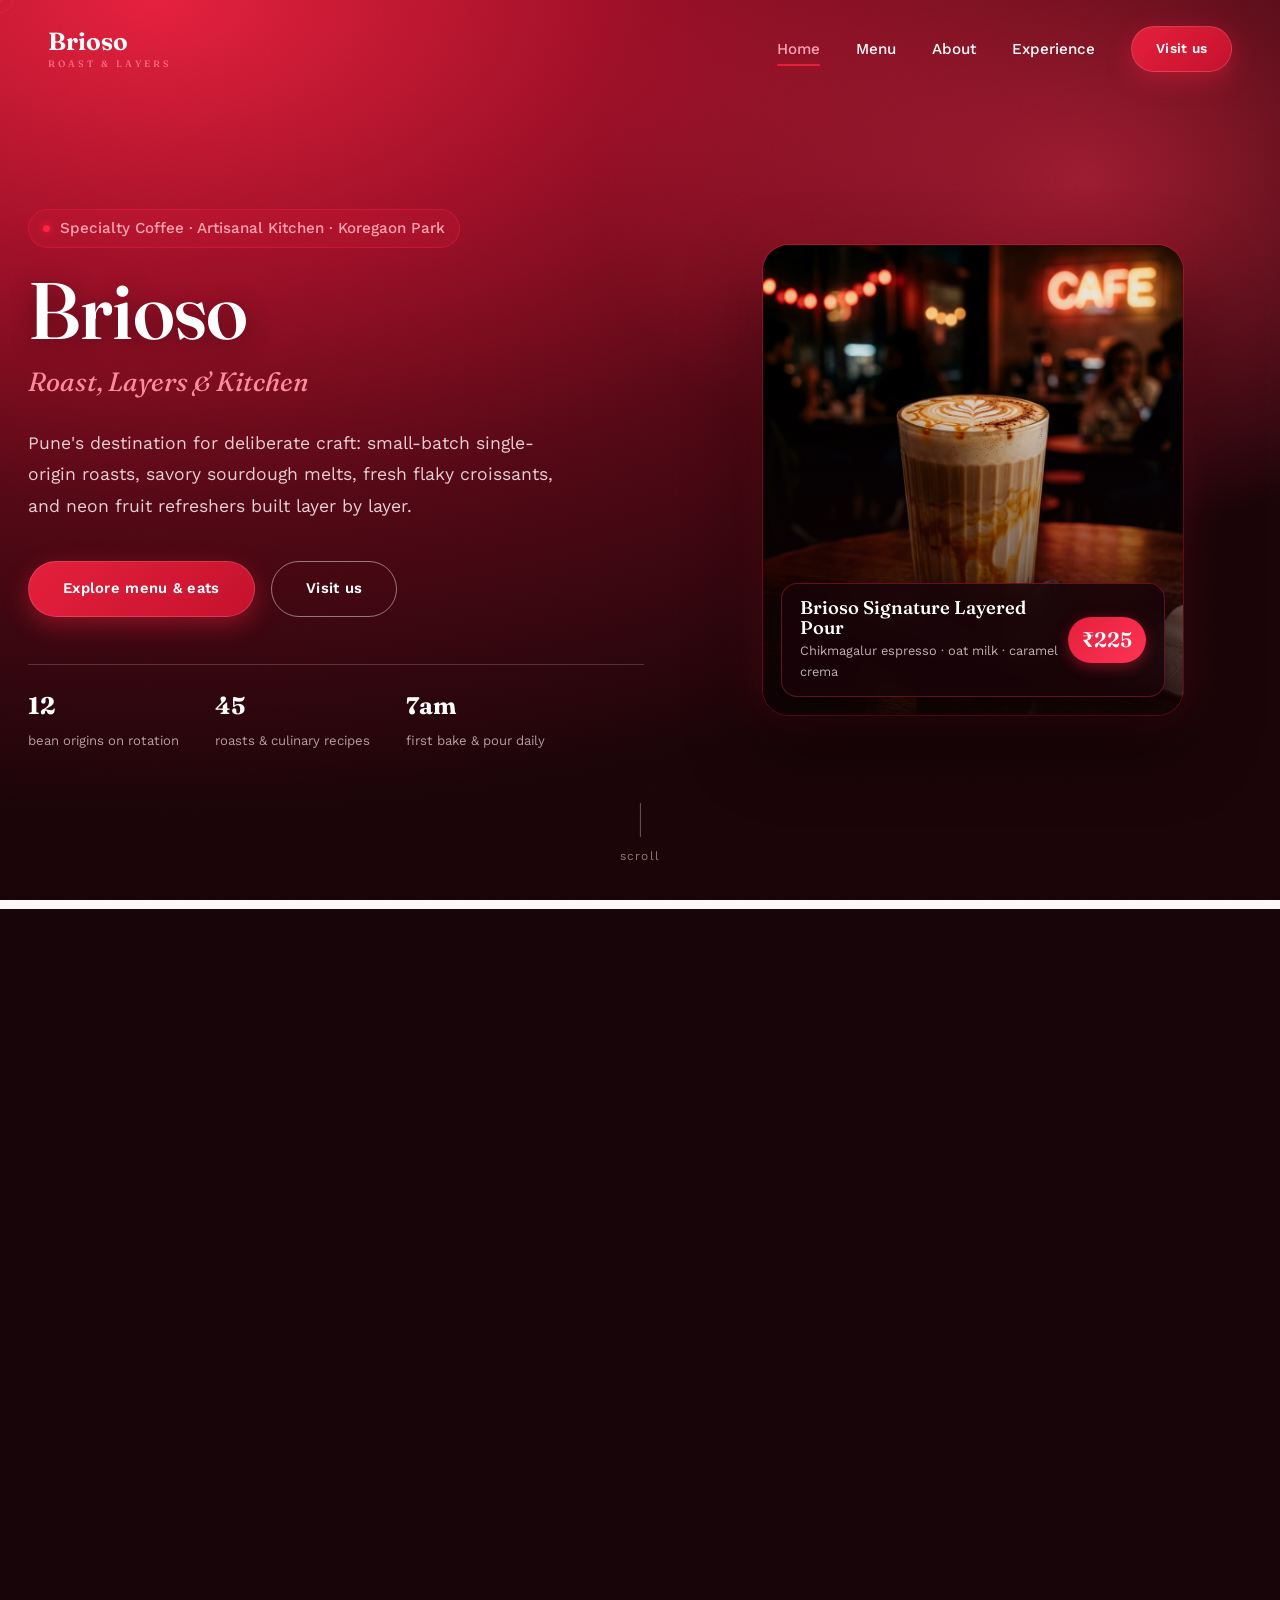
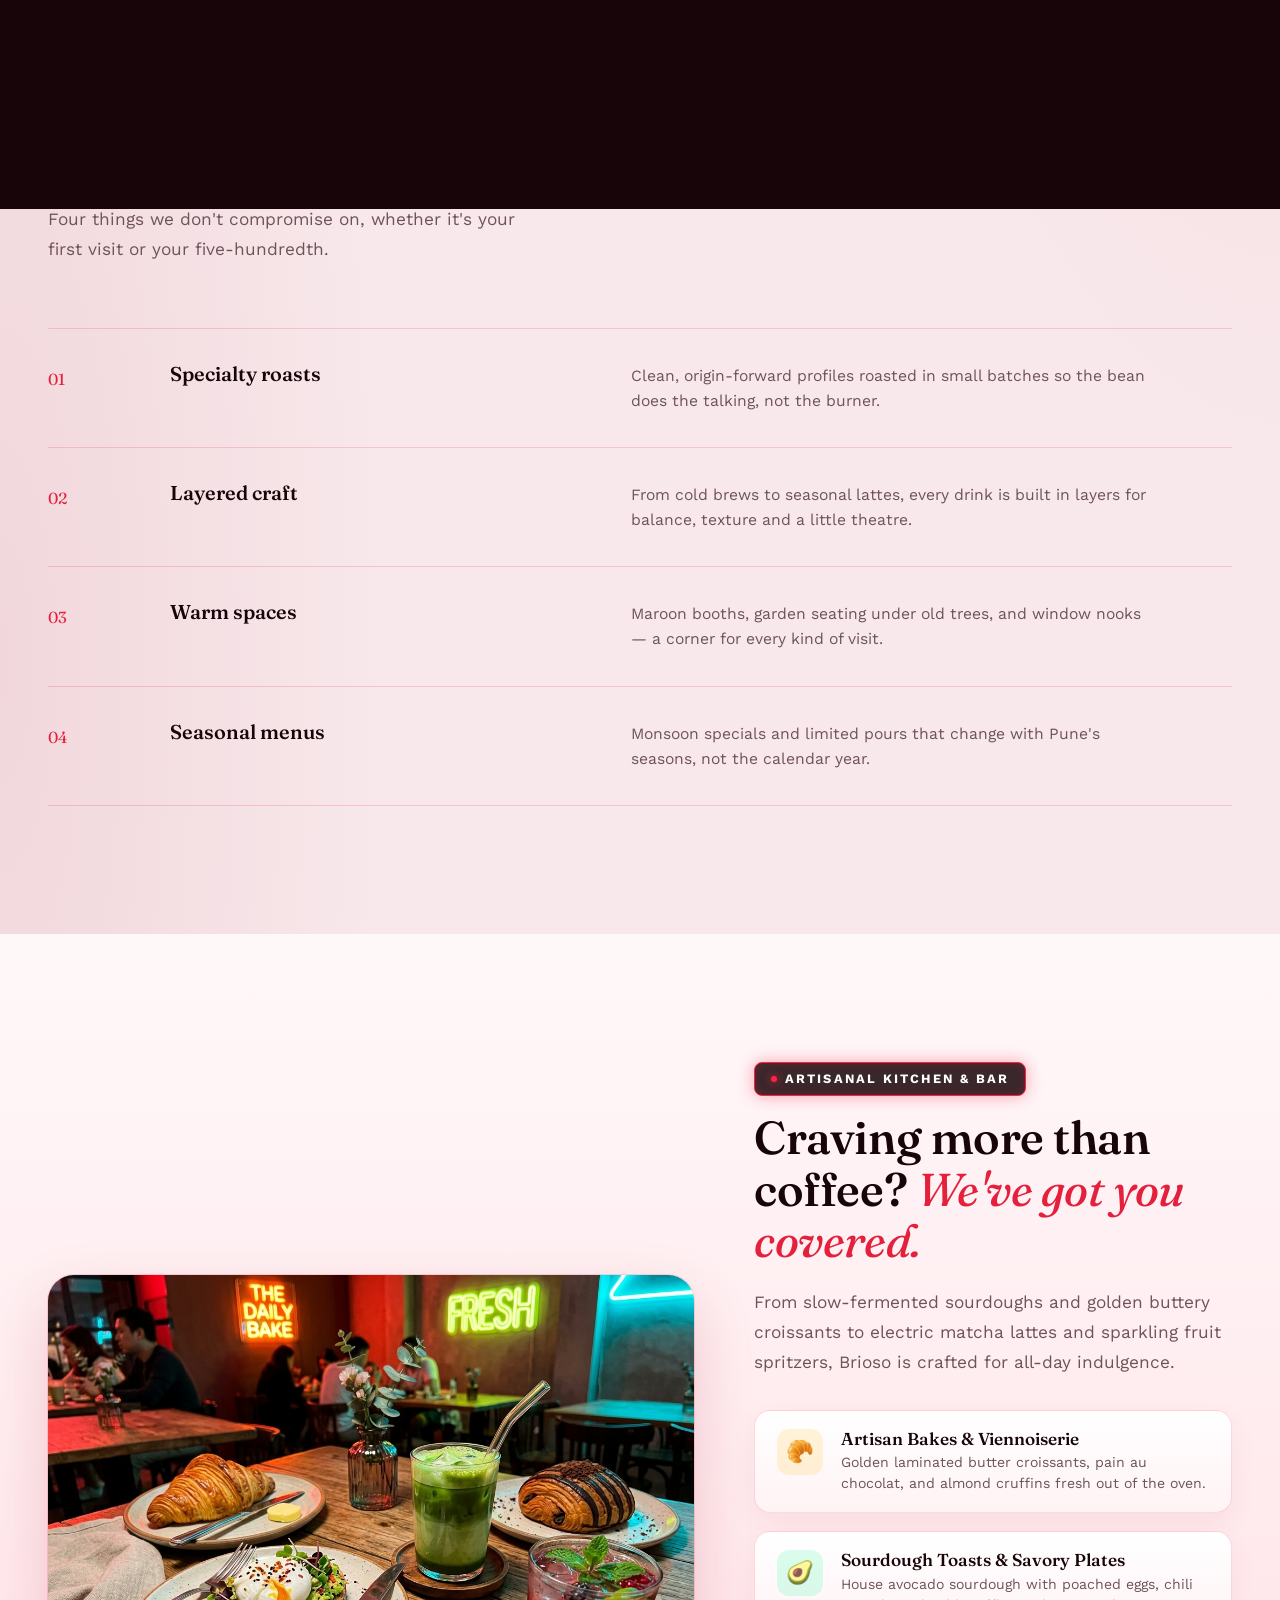
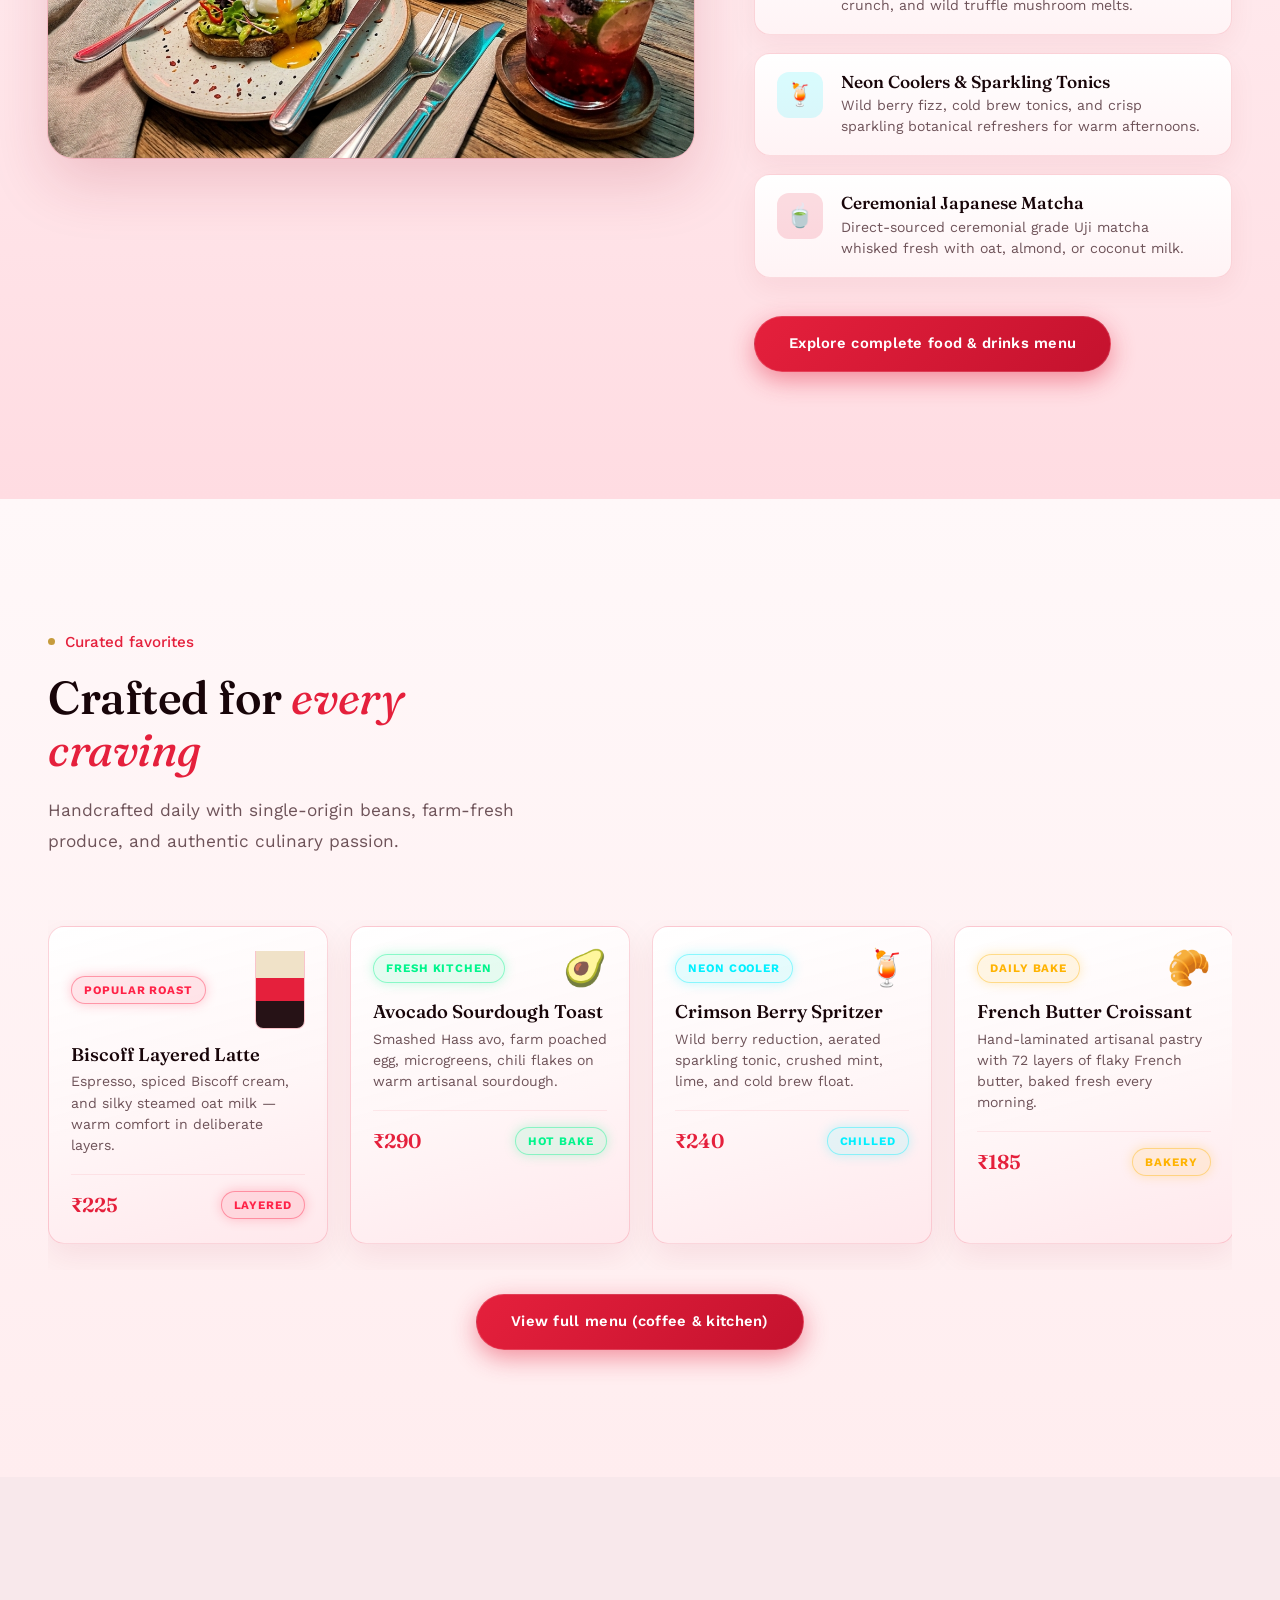
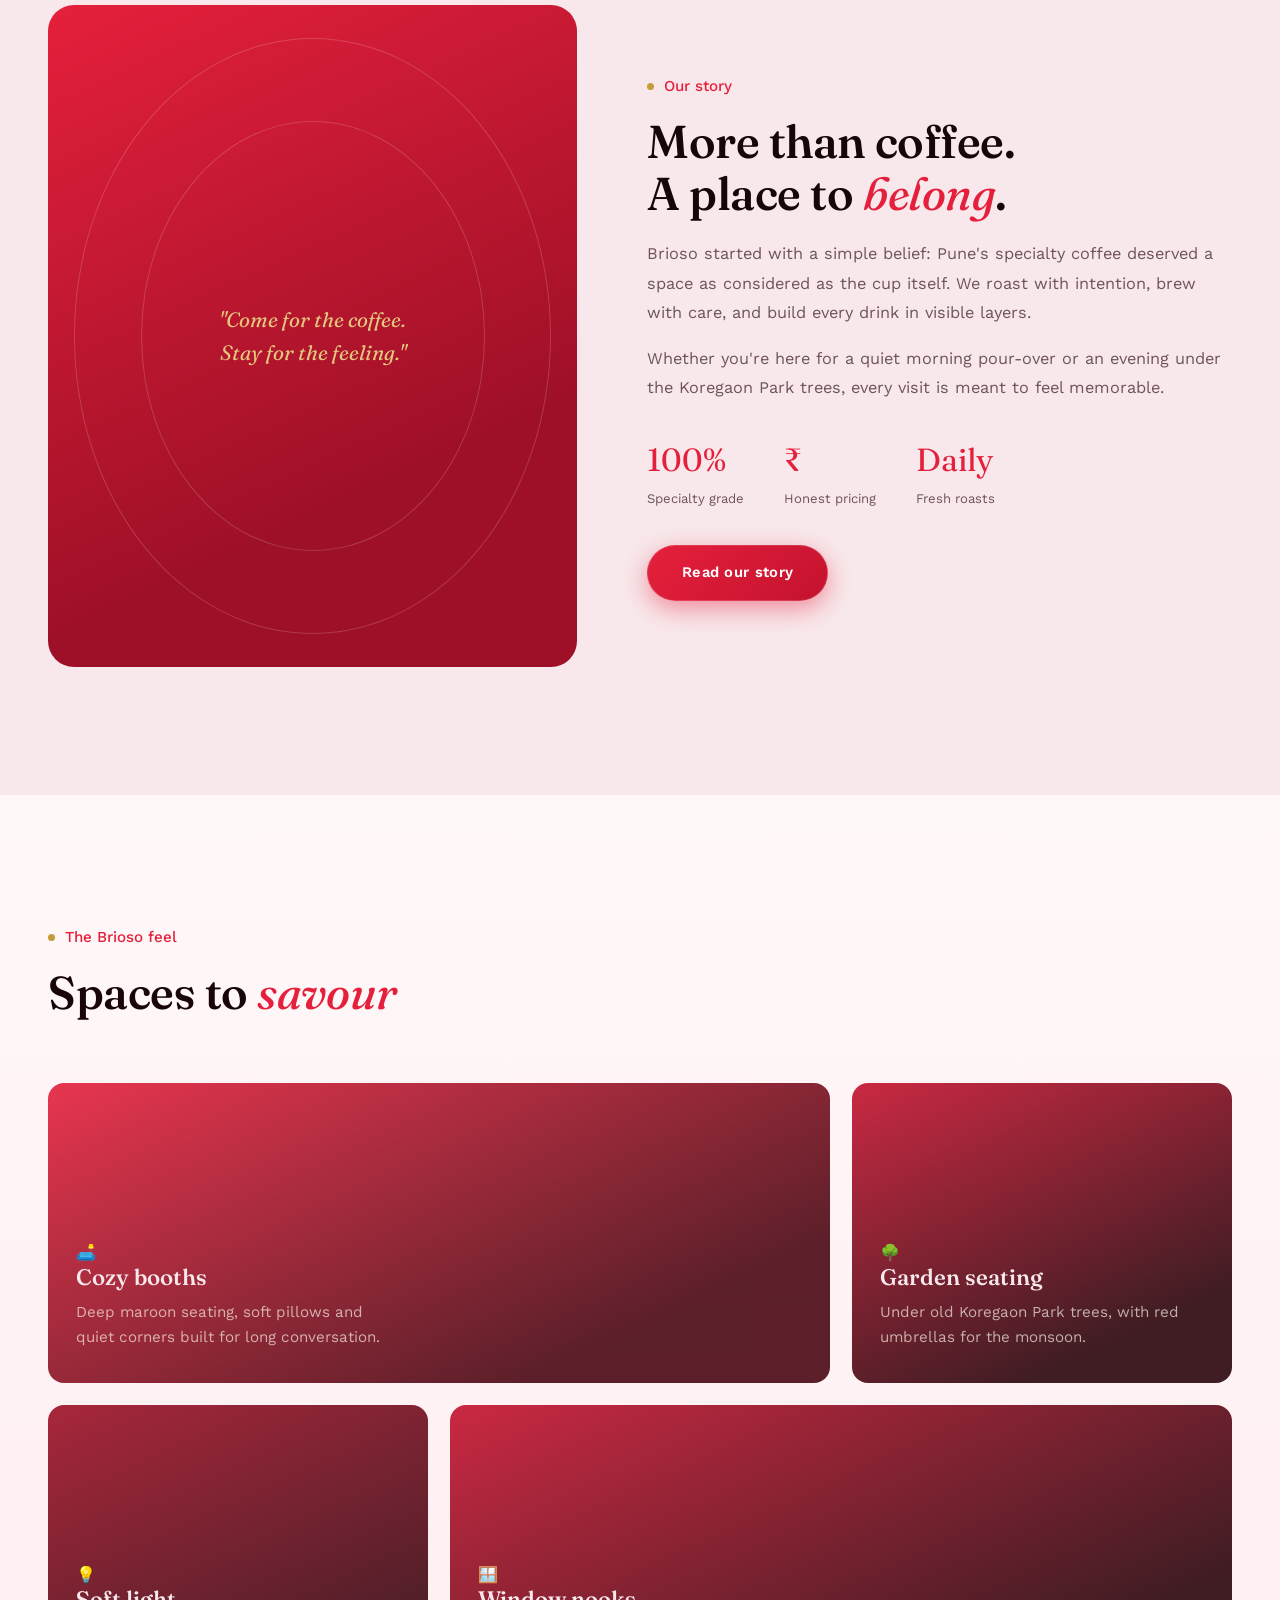
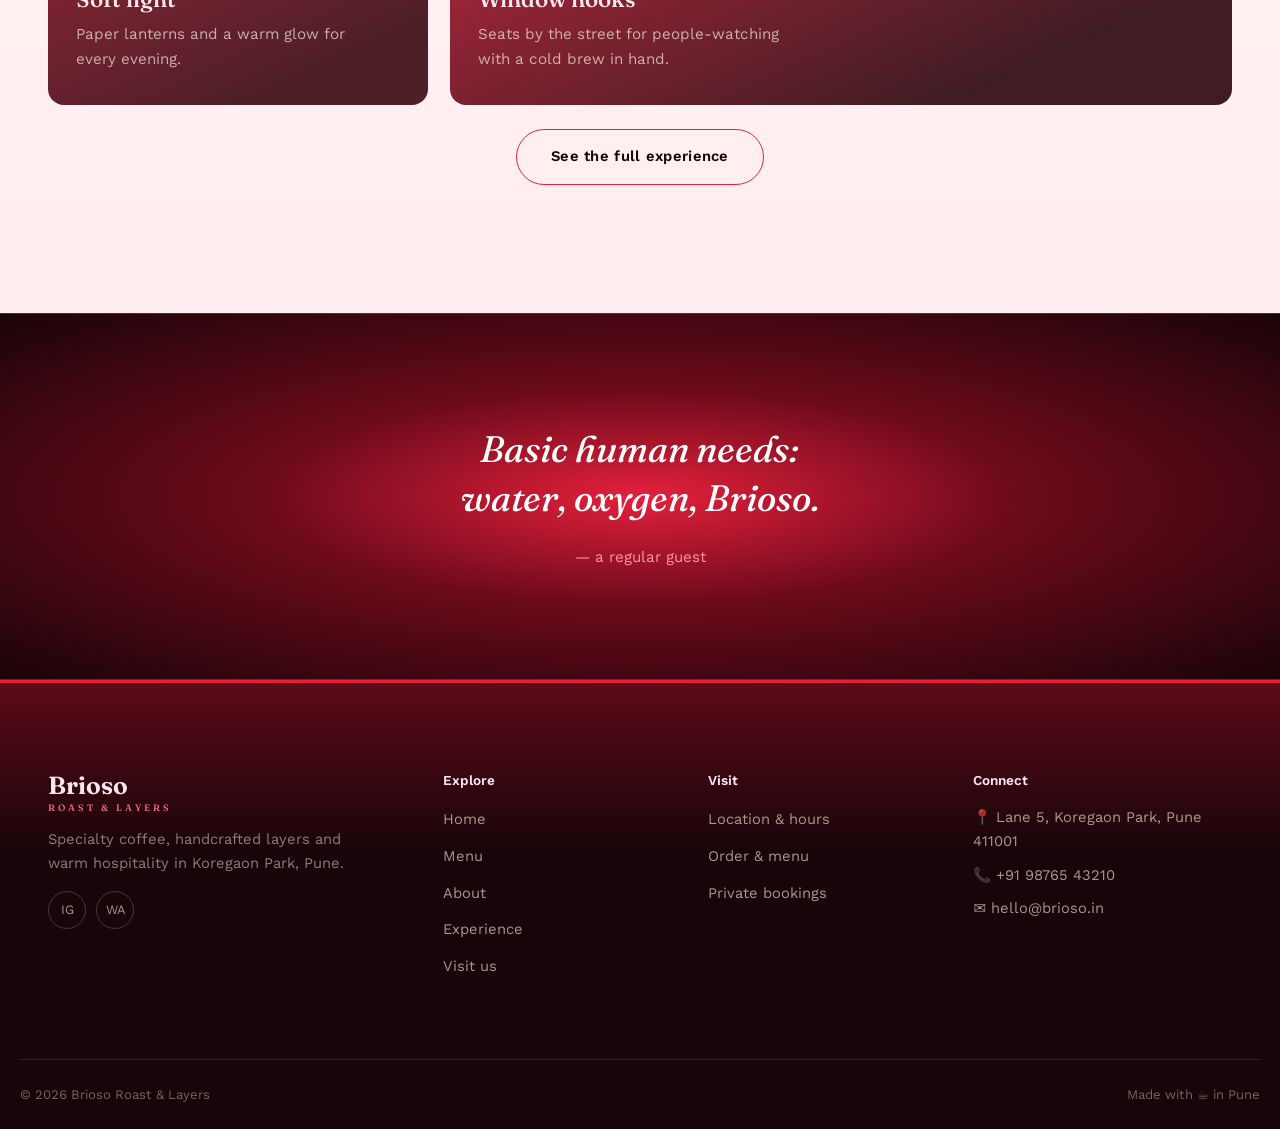
<file: index.html>
<!DOCTYPE html>
<html lang="en">
<head>
<meta charset="UTF-8">
<meta name="viewport" content="width=device-width, initial-scale=1.0">
<meta name="description" content="Brioso Roast & Layers — a specialty coffee bar in Koregaon Park, Pune. Small-batch roasts from Chikmagalur and Coorg, built in layers, served with warmth.">
<title>Brioso — Roast & Layers · Specialty Coffee, Pune</title>
<link rel="preconnect" href="https://fonts.googleapis.com">
<link rel="stylesheet" href="css/style.css">
<link rel="icon" href="data:image/svg+xml,<svg xmlns='http://www.w3.org/2000/svg' viewBox='0 0 100 100'><text y='.9em' font-size='90'>☕</text></svg>">
</head>
<body>

<div id="loader">
  <div class="loader-inner">
    <div class="loader-glass"></div>
    <div class="loader-word">Brioso</div>
    <div class="loader-tag">roast &amp; layers</div>
  </div>
</div>

<header class="header">
  <div class="container nav-row">
    <a href="index.html" class="logo"><b>Brioso</b><small>Roast &amp; Layers</small></a>
    <nav>
      <ul class="nav-links">
        <li><a href="index.html" class="nav-link active">Home</a></li>
        <li><a href="menu.html" class="nav-link">Menu</a></li>
        <li><a href="about.html" class="nav-link">About</a></li>
        <li><a href="experience.html" class="nav-link">Experience</a></li>
        <li><a href="contact.html" class="btn nav-cta">Visit us</a></li>
      </ul>
    </nav>
    <button class="menu-toggle" aria-label="Toggle menu"><span></span><span></span><span></span></button>
  </div>
</header>

<main>
  <!-- HERO -->
  <section class="hero">
    <div class="hero-grain"></div>
    <div class="hero-inner">
      <div class="hero-copy">
        <p class="label">Specialty Coffee · Artisanal Kitchen · Koregaon Park</p>
        <h1>Brioso</h1>
        <p class="hero-sub">Roast, Layers &amp; Kitchen</p>
        <p class="hero-desc">Pune's destination for deliberate craft: small-batch single-origin roasts, savory sourdough melts, fresh flaky croissants, and neon fruit refreshers built layer by layer.</p>
        <div class="hero-actions">
          <a href="menu.html" class="btn">Explore menu &amp; eats</a>
          <a href="contact.html" class="btn btn-ghost">Visit us</a>
        </div>
        <div class="hero-meta">
          <div><strong data-count="12">0</strong><span>bean origins on rotation</span></div>
          <div><strong data-count="45">0</strong><span>roasts &amp; culinary recipes</span></div>
          <div><strong>7am</strong><span>first bake &amp; pour daily</span></div>
        </div>
      </div>
      <div class="hero-art">
        <div class="hero-cup-stage">
          <div class="hero-cup-glow"></div>
          <div class="hero-cup-card shine">
            <img src="images/hero-cup.jpg" alt="Brioso signature layered coffee in ribbed glass with silky crema" class="hero-cup-img" width="420" height="470" fetchpriority="high">
            <div class="hero-cup-overlay"></div>
            <div class="hero-cup-meta">
              <div>
                <h4>Brioso Signature Layered Pour</h4>
                <p>Chikmagalur espresso · oat milk · caramel crema</p>
              </div>
              <div class="hero-cup-price">₹225</div>
            </div>
          </div>
        </div>
      </div>
    </div>
    <div class="scroll-cue"><i></i>scroll</div>
  </section>

  <!-- BEAN TO CUP PROCESS -->
  <section class="section section--tight section--paper">
    <div class="container">
      <div class="section-head rise">
        <p class="label">How it's made</p>
        <h2 class="heading">From estate to <em>your table</em></h2>
      </div>
      <div class="process stagger">
        <div class="process-step rise">
          <h4>Origin</h4>
          <p>Beans sourced from small estates in Chikmagalur, Coorg and Baba Budangiri.</p>
        </div>
        <div class="process-step rise">
          <h4>Roast</h4>
          <p>Small drum-roasted batches, tuned weekly to each lot's character.</p>
        </div>
        <div class="process-step rise">
          <h4>Grind</h4>
          <p>Dialled in fresh per order on our on-bar grinders, never pre-ground.</p>
        </div>
        <div class="process-step rise">
          <h4>Layer</h4>
          <p>Espresso, milk and flavour built in deliberate, visible layers.</p>
        </div>
        <div class="process-step rise">
          <h4>Serve</h4>
          <p>Poured across the bar in Koregaon Park, usually within a minute of grinding.</p>
        </div>
      </div>
    </div>
  </section>

  <!-- FEATURES -->
  <section class="section">
    <div class="container">
      <div class="section-head rise">
        <p class="label">Why Brioso</p>
        <h2 class="heading">Craft you can taste, <em>space you can feel</em></h2>
        <p class="lede">Four things we don't compromise on, whether it's your first visit or your five-hundredth.</p>
      </div>
      <div class="feature-list stagger">
        <div class="feature-row rise">
          <span class="feature-num">01</span>
          <h3>Specialty roasts</h3>
          <p>Clean, origin-forward profiles roasted in small batches so the bean does the talking, not the burner.</p>
        </div>
        <div class="feature-row rise">
          <span class="feature-num">02</span>
          <h3>Layered craft</h3>
          <p>From cold brews to seasonal lattes, every drink is built in layers for balance, texture and a little theatre.</p>
        </div>
        <div class="feature-row rise">
          <span class="feature-num">03</span>
          <h3>Warm spaces</h3>
          <p>Maroon booths, garden seating under old trees, and window nooks — a corner for every kind of visit.</p>
        </div>
        <div class="feature-row rise">
          <span class="feature-num">04</span>
          <h3>Seasonal menus</h3>
          <p>Monsoon specials and limited pours that change with Pune's seasons, not the calendar year.</p>
        </div>
      </div>
    </div>
  </section>

  <!-- CAFE SPREAD — MORE THAN COFFEE -->
  <section class="section cafe-spread-section">
    <div class="container">
      <div class="cafe-spread-grid">
        <div class="cafe-spread-visual shine slide-l">
          <img src="images/cafe-spread.jpg" alt="Artisanal food and vibrant drinks spread at Brioso" class="cafe-spread-img" width="600" height="450" loading="lazy">
        </div>
        <div class="cafe-spread-info slide-r">
          <span class="neon-sign"><span class="blink"></span> Artisanal Kitchen &amp; Bar</span>
          <h2 class="heading" style="margin-top:16px;">Craving more than coffee? <em>We've got you covered.</em></h2>
          <p class="lede">From slow-fermented sourdoughs and golden buttery croissants to electric matcha lattes and sparkling fruit spritzers, Brioso is crafted for all-day indulgence.</p>
          
          <div class="cafe-offerings-list">
            <div class="offering-item shine">
              <div class="offering-icon offering-icon--amber">🥐</div>
              <div class="offering-details">
                <h4>Artisan Bakes &amp; Viennoiserie</h4>
                <p>Golden laminated butter croissants, pain au chocolat, and almond cruffins fresh out of the oven.</p>
              </div>
            </div>
            <div class="offering-item shine">
              <div class="offering-icon offering-icon--green">🥑</div>
              <div class="offering-details">
                <h4>Sourdough Toasts &amp; Savory Plates</h4>
                <p>House avocado sourdough with poached eggs, chili crunch, and wild truffle mushroom melts.</p>
              </div>
            </div>
            <div class="offering-item shine">
              <div class="offering-icon offering-icon--cyan">🍹</div>
              <div class="offering-details">
                <h4>Neon Coolers &amp; Sparkling Tonics</h4>
                <p>Wild berry fizz, cold brew tonics, and crisp sparkling botanical refreshers for warm afternoons.</p>
              </div>
            </div>
            <div class="offering-item shine">
              <div class="offering-icon offering-icon--red">🍵</div>
              <div class="offering-details">
                <h4>Ceremonial Japanese Matcha</h4>
                <p>Direct-sourced ceremonial grade Uji matcha whisked fresh with oat, almond, or coconut milk.</p>
              </div>
            </div>
          </div>
          
          <a href="menu.html" class="btn">Explore complete food &amp; drinks menu</a>
        </div>
      </div>
    </div>
  </section>

  <!-- SIGNATURE SIPS & BITES -->
  <section class="section section--paper">
    <div class="container">
      <div class="section-head rise">
        <p class="label">Curated favorites</p>
        <h2 class="heading">Crafted for <em>every craving</em></h2>
        <p class="lede">Handcrafted daily with single-origin beans, farm-fresh produce, and authentic culinary passion.</p>
      </div>
      <div class="drink-scroll">
        <!-- Item 1 -->
        <div class="drink-card shine rise">
          <div class="drink-card-header">
            <span class="neon-tag neon-tag--red">Popular Roast</span>
            <div class="drink-glass"><span style="height:35%;background:#261216"></span><span style="height:30%;background:#E5203C"></span><span style="height:35%;background:#f0e2c8"></span></div>
          </div>
          <h3>Biscoff Layered Latte</h3>
          <p>Espresso, spiced Biscoff cream, and silky steamed oat milk — warm comfort in deliberate layers.</p>
          <div class="drink-card-footer">
            <div class="drink-price">₹225</div>
            <span class="neon-tag neon-tag--red">Layered</span>
          </div>
        </div>

        <!-- Item 2 -->
        <div class="drink-card shine rise">
          <div class="drink-card-header">
            <span class="neon-tag neon-tag--green">Fresh Kitchen</span>
            <span class="drink-card-icon">🥑</span>
          </div>
          <h3>Avocado Sourdough Toast</h3>
          <p>Smashed Hass avo, farm poached egg, microgreens, chili flakes on warm artisanal sourdough.</p>
          <div class="drink-card-footer">
            <div class="drink-price">₹290</div>
            <span class="neon-tag neon-tag--green">Hot Bake</span>
          </div>
        </div>

        <!-- Item 3 -->
        <div class="drink-card shine rise">
          <div class="drink-card-header">
            <span class="neon-tag neon-tag--cyan">Neon Cooler</span>
            <span class="drink-card-icon">🍹</span>
          </div>
          <h3>Crimson Berry Spritzer</h3>
          <p>Wild berry reduction, aerated sparkling tonic, crushed mint, lime, and cold brew float.</p>
          <div class="drink-card-footer">
            <div class="drink-price">₹240</div>
            <span class="neon-tag neon-tag--cyan">Chilled</span>
          </div>
        </div>

        <!-- Item 4 -->
        <div class="drink-card shine rise">
          <div class="drink-card-header">
            <span class="neon-tag neon-tag--amber">Daily Bake</span>
            <span class="drink-card-icon">🥐</span>
          </div>
          <h3>French Butter Croissant</h3>
          <p>Hand-laminated artisanal pastry with 72 layers of flaky French butter, baked fresh every morning.</p>
          <div class="drink-card-footer">
            <div class="drink-price">₹185</div>
            <span class="neon-tag neon-tag--amber">Bakery</span>
          </div>
        </div>

        <!-- Item 5 -->
        <div class="drink-card shine rise">
          <div class="drink-card-header">
            <span class="neon-tag neon-tag--pink">Matcha Bar</span>
            <span class="drink-card-icon">🍵</span>
          </div>
          <h3>Ceremonial Matcha Cloud</h3>
          <p>First-harvest Uji matcha, cold vanilla oat milk, topped with a velvety sweet foam cloud.</p>
          <div class="drink-card-footer">
            <div class="drink-price">₹260</div>
            <span class="neon-tag neon-tag--pink">Specialty</span>
          </div>
        </div>
      </div>
      <div class="text-center mt-4 rise">
        <a href="menu.html" class="btn">View full menu (coffee &amp; kitchen)</a>
      </div>
    </div>
  </section>

  <!-- STORY SPLIT -->
  <section class="section">
    <div class="container story-split">
      <div class="story-visual slide-l">
        <div class="ring r1"></div>
        <div class="ring r2"></div>
        <p class="mark">"Come for the coffee.<br>Stay for the feeling."</p>
      </div>
      <div class="slide-r">
        <p class="label">Our story</p>
        <h2 class="heading">More than coffee.<br>A place to <em>belong</em>.</h2>
        <p style="color:var(--text-muted);font-size:1.02rem;line-height:1.8;margin-bottom:16px;">Brioso started with a simple belief: Pune's specialty coffee deserved a space as considered as the cup itself. We roast with intention, brew with care, and build every drink in visible layers.</p>
        <p style="color:var(--text-muted);font-size:1.02rem;line-height:1.8;">Whether you're here for a quiet morning pour-over or an evening under the Koregaon Park trees, every visit is meant to feel memorable.</p>
        <div class="story-stats">
          <div><span class="stat-num" data-count="100" data-suffix="%">0%</span><span class="stat-label">Specialty grade</span></div>
          <div><span class="stat-num">₹</span><span class="stat-label">Honest pricing</span></div>
          <div><span class="stat-num">Daily</span><span class="stat-label">Fresh roasts</span></div>
        </div>
        <a href="about.html" class="btn">Read our story</a>
      </div>
    </div>
  </section>

  <!-- EXPERIENCE TEASER -->
  <section class="section section--paper">
    <div class="container">
      <div class="section-head rise">
        <p class="label">The Brioso feel</p>
        <h2 class="heading">Spaces to <em>savour</em></h2>
      </div>
      <div class="spaces">
        <div class="space-card big c1 shine rise">
          <span class="space-mark">🛋️</span>
          <h3>Cozy booths</h3>
          <p>Deep maroon seating, soft pillows and quiet corners built for long conversation.</p>
        </div>
        <div class="space-card small c2 shine rise">
          <span class="space-mark">🌳</span>
          <h3>Garden seating</h3>
          <p>Under old Koregaon Park trees, with red umbrellas for the monsoon.</p>
        </div>
        <div class="space-card small c3 shine rise">
          <span class="space-mark">💡</span>
          <h3>Soft light</h3>
          <p>Paper lanterns and a warm glow for every evening.</p>
        </div>
        <div class="space-card big c2 shine rise">
          <span class="space-mark">🪟</span>
          <h3>Window nooks</h3>
          <p>Seats by the street for people-watching with a cold brew in hand.</p>
        </div>
      </div>
      <div class="text-center mt-4 rise">
        <a href="experience.html" class="btn btn-ghost">See the full experience</a>
      </div>
    </div>
  </section>

  <!-- QUOTE -->
  <section class="quote-band">
    <p class="q rise">Basic human needs: water, oxygen, Brioso.</p>
    <p class="who rise">— a regular guest</p>
  </section>
</main>

<footer class="footer">
  <div class="container footer-grid">
    <div class="footer-brand">
      <a href="index.html" class="logo"><b>Brioso</b><small>Roast &amp; Layers</small></a>
      <p>Specialty coffee, handcrafted layers and warm hospitality in Koregaon Park, Pune.</p>
      <div class="footer-socials">
        <a href="#" aria-label="Instagram">IG</a>
        <a href="#" aria-label="WhatsApp">WA</a>
      </div>
    </div>
    <div class="footer-col">
      <h4>Explore</h4>
      <ul>
        <li><a href="index.html">Home</a></li>
        <li><a href="menu.html">Menu</a></li>
        <li><a href="about.html">About</a></li>
        <li><a href="experience.html">Experience</a></li>
        <li><a href="contact.html">Visit us</a></li>
      </ul>
    </div>
    <div class="footer-col">
      <h4>Visit</h4>
      <ul>
        <li><a href="contact.html">Location &amp; hours</a></li>
        <li><a href="menu.html">Order &amp; menu</a></li>
        <li><a href="contact.html">Private bookings</a></li>
      </ul>
    </div>
    <div class="footer-col footer-contact">
      <h4>Connect</h4>
      <p>📍 Lane 5, Koregaon Park, Pune 411001</p>
      <p>📞 +91 98765 43210</p>
      <p>✉️ hello@brioso.in</p>
    </div>
  </div>
  <div class="container footer-bottom">
    <span>© 2026 Brioso Roast &amp; Layers</span>
    <span>Made with ☕ in Pune</span>
  </div>
</footer>

<script src="js/main.js"></script>
</body>
</html>
</file>
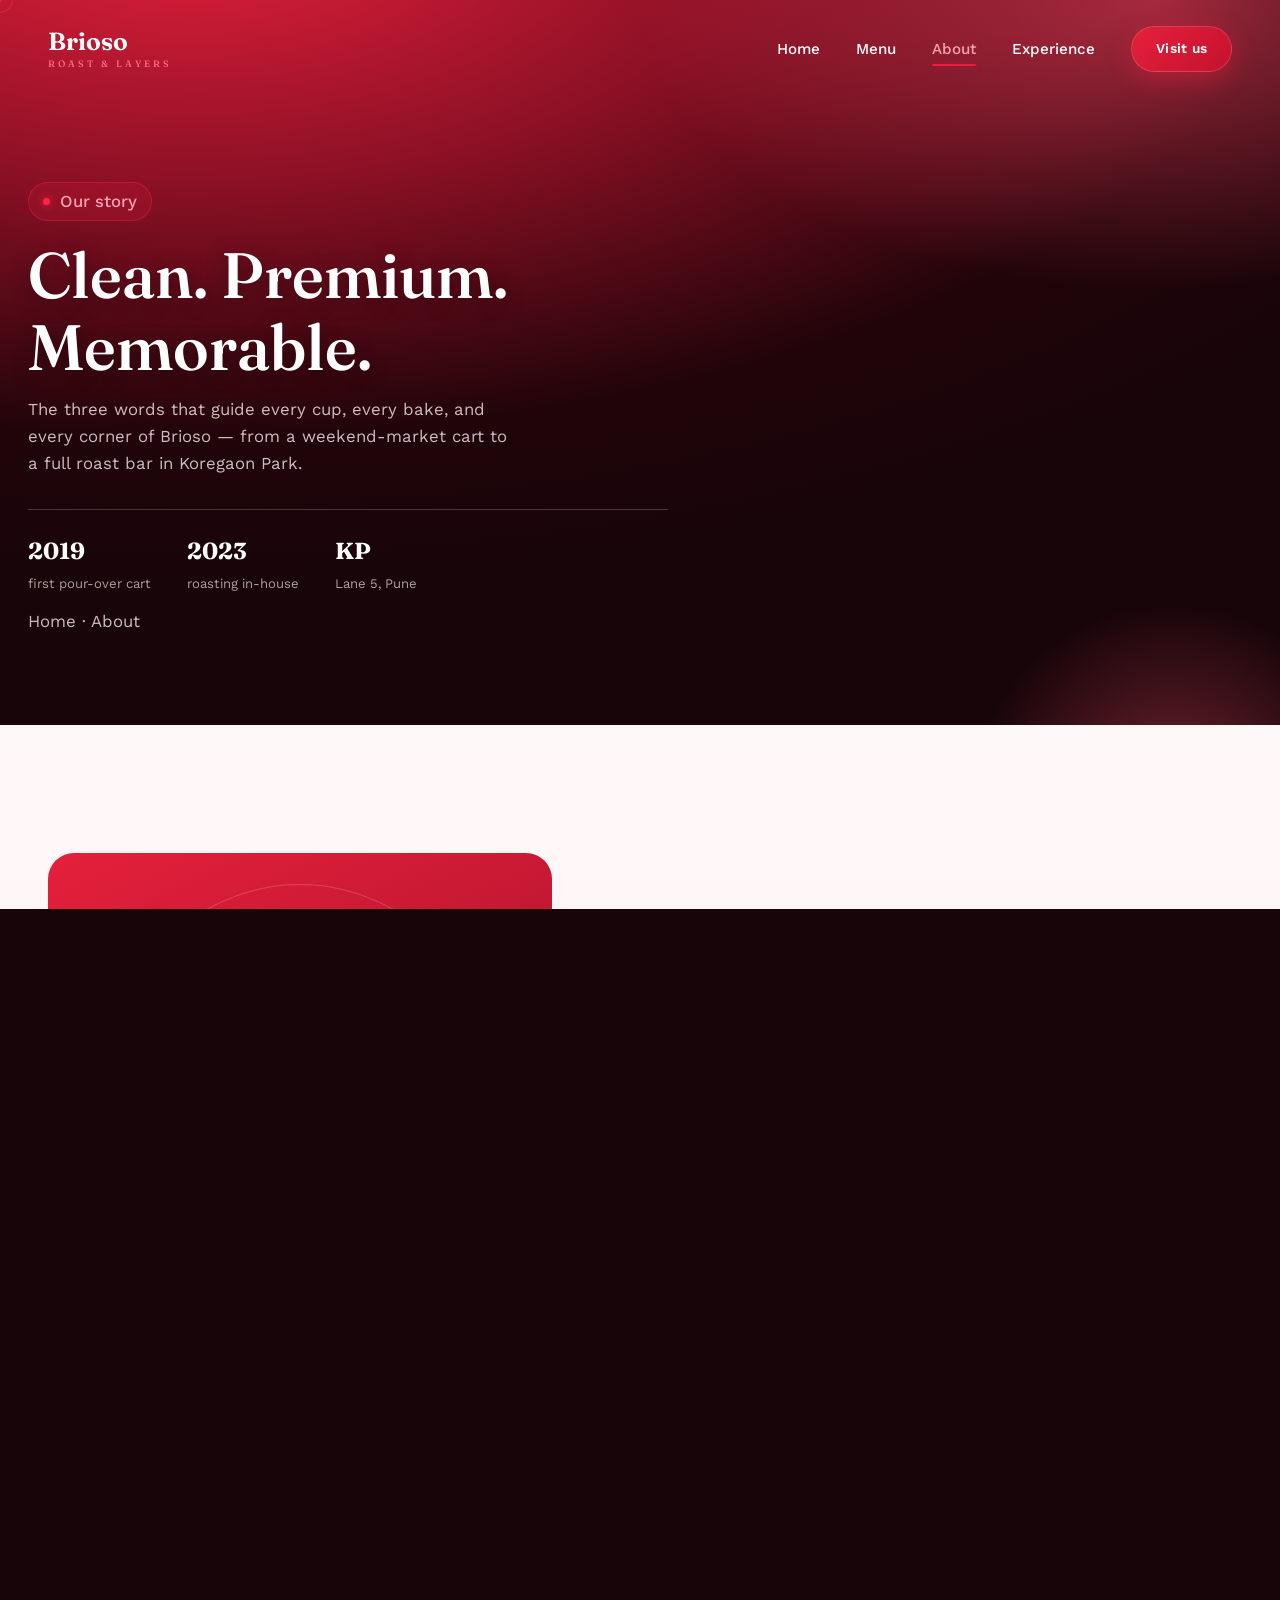
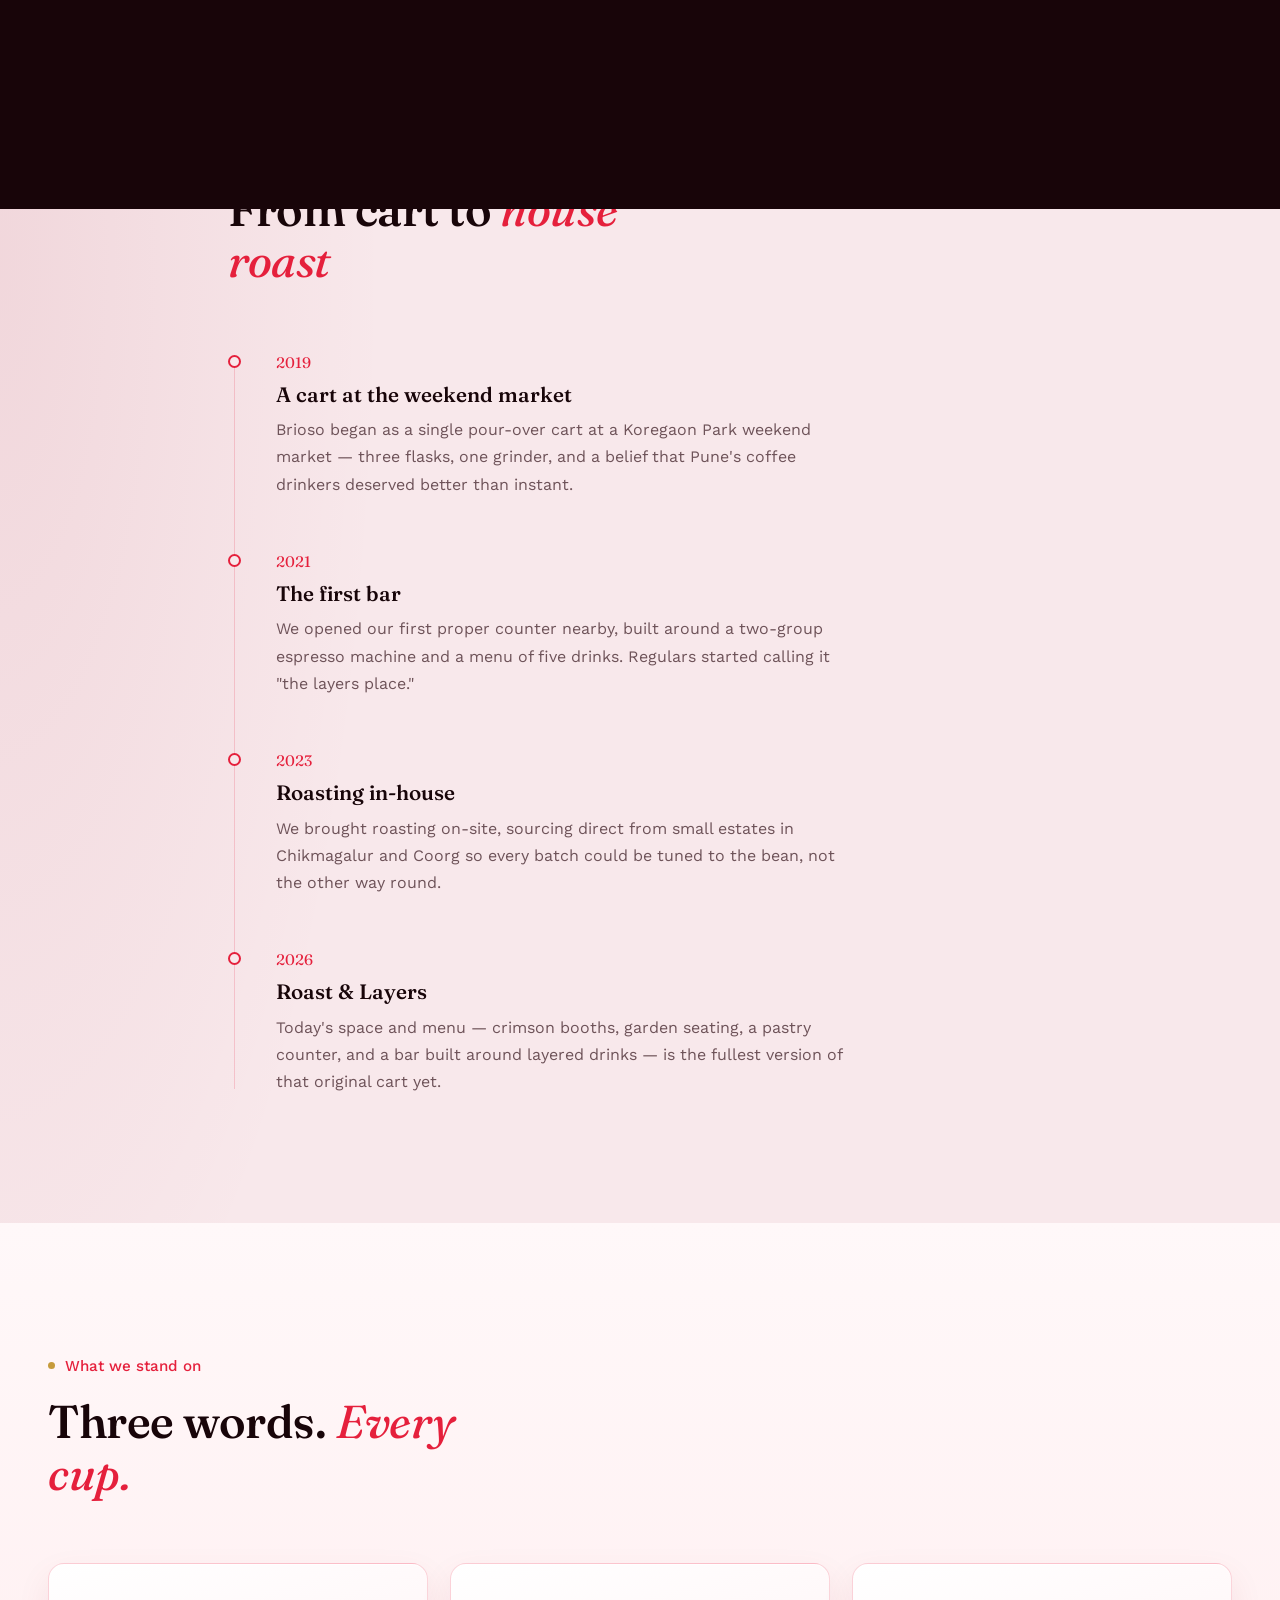
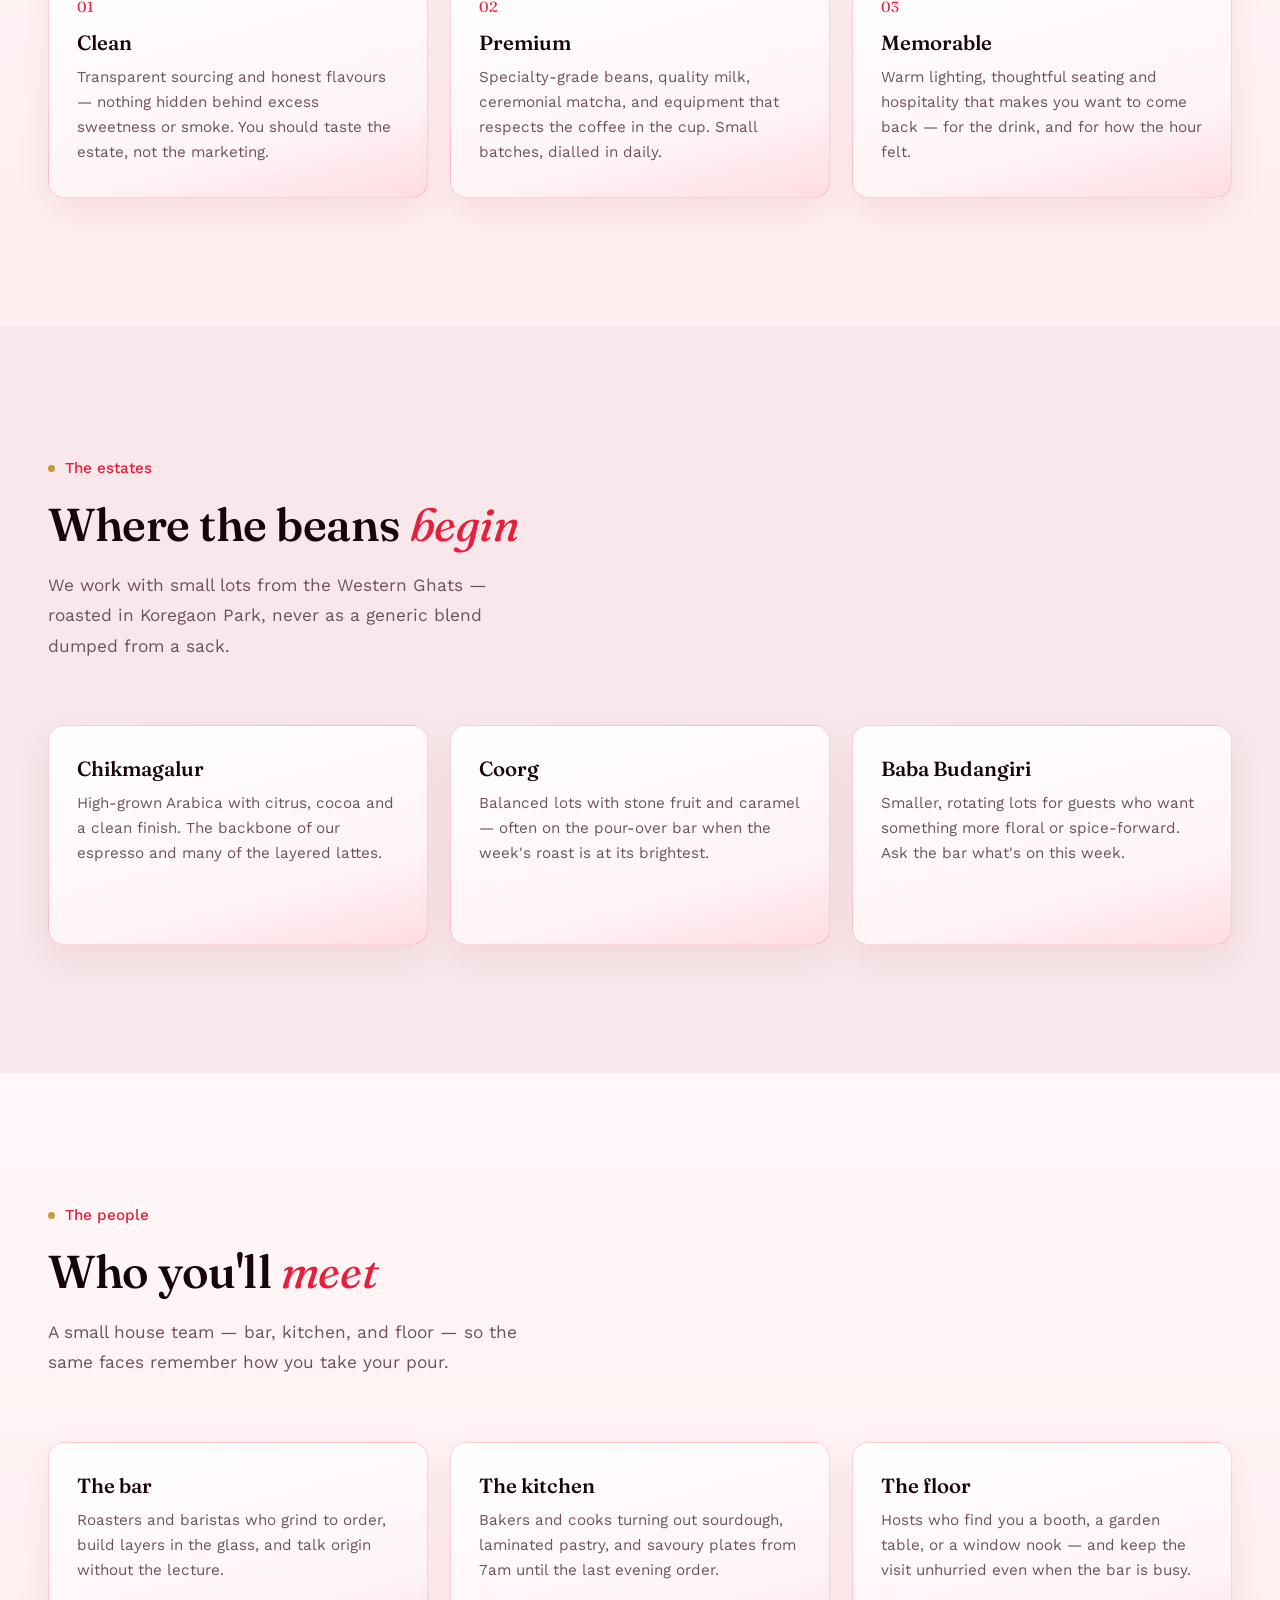
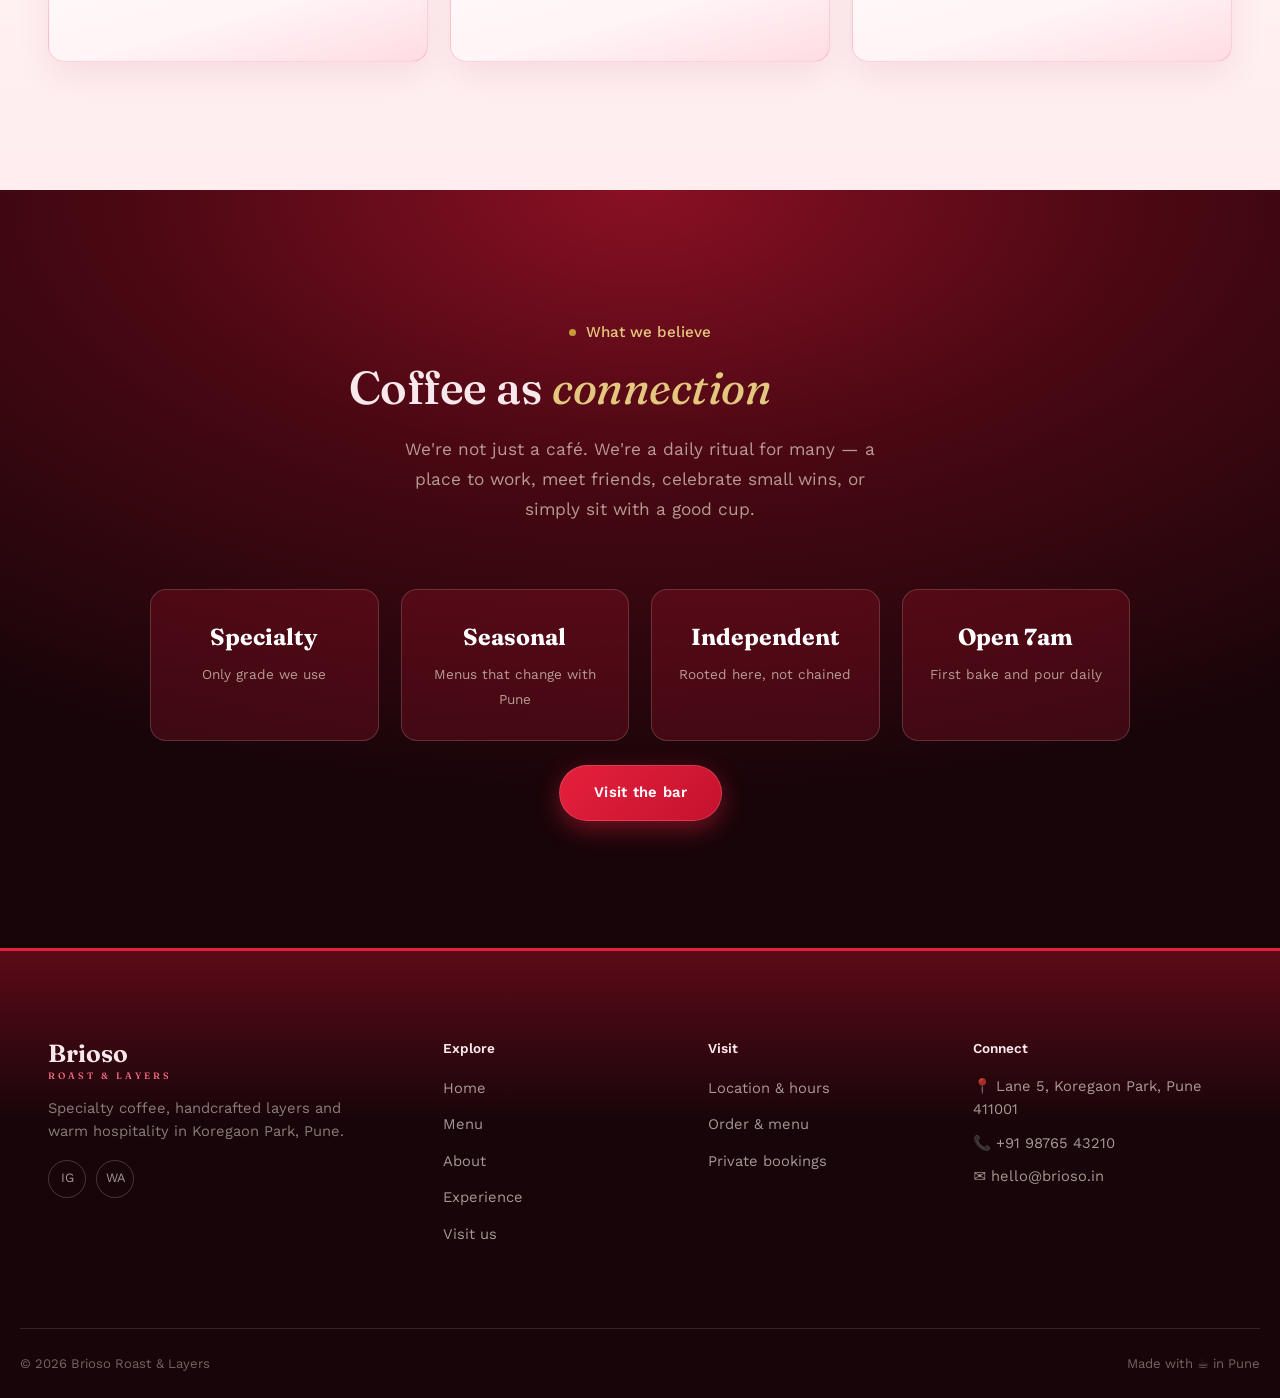
<file: about.html>
<!DOCTYPE html>
<html lang="en">
<head>
<meta charset="UTF-8">
<meta name="viewport" content="width=device-width, initial-scale=1.0">
<meta name="description" content="The story of Brioso Roast & Layers — a specialty coffee roastery and bar in Koregaon Park, Pune.">
<title>About | Brioso — Roast &amp; Layers</title>
<link rel="preconnect" href="https://fonts.googleapis.com">
<link rel="stylesheet" href="css/style.css">
<link rel="icon" href="data:image/svg+xml,<svg xmlns='http://www.w3.org/2000/svg' viewBox='0 0 100 100'><text y='.9em' font-size='90'>☕</text></svg>">
</head>
<body>

<div id="loader">
  <div class="loader-inner">
    <div class="loader-glass"></div>
    <div class="loader-word">Brioso</div>
    <div class="loader-tag">roast &amp; layers</div>
  </div>
</div>

<header class="header">
  <div class="container nav-row">
    <a href="index.html" class="logo"><b>Brioso</b><small>Roast &amp; Layers</small></a>
    <nav>
      <ul class="nav-links">
        <li><a href="index.html" class="nav-link">Home</a></li>
        <li><a href="menu.html" class="nav-link">Menu</a></li>
        <li><a href="about.html" class="nav-link active">About</a></li>
        <li><a href="experience.html" class="nav-link">Experience</a></li>
        <li><a href="contact.html" class="btn nav-cta">Visit us</a></li>
      </ul>
    </nav>
    <button class="menu-toggle" aria-label="Toggle menu"><span></span><span></span><span></span></button>
  </div>
</header>

<main>
  <section class="page-hero">
    <div class="page-hero-inner">
      <p class="label">Our story</p>
      <h1>Clean. Premium. Memorable.</h1>
      <p>The three words that guide every cup, every bake, and every corner of Brioso — from a weekend-market cart to a full roast bar in Koregaon Park.</p>
      <div class="page-hero-meta">
        <div><strong>2019</strong><span>first pour-over cart</span></div>
        <div><strong>2023</strong><span>roasting in-house</span></div>
        <div><strong>KP</strong><span>Lane 5, Pune</span></div>
      </div>
      <p class="page-hero-crumb"><a href="index.html">Home</a> · About</p>
    </div>
  </section>

  <section class="section section--paper">
    <div class="container about-intro">
      <div class="story-visual slide-l">
        <div class="ring r1"></div>
        <div class="ring r2"></div>
        <p class="mark">"Pune's specialty coffee<br>deserved a space as<br>considered as the cup."</p>
      </div>
      <div class="slide-r">
        <p class="label">The house</p>
        <h2 class="heading">A bar built in <em>layers</em></h2>
        <p class="lede">Brioso is a specialty coffee bar with an artisanal kitchen — small-batch Indian estates, laminated pastry, and drinks you can see being built. We roast with intention, brew with care, and host with warmth.</p>
        <p style="color:var(--text-muted);font-size:1.02rem;line-height:1.8;margin-top:16px;">Whether you come for a quiet morning pour-over or an evening under the Koregaon Park trees, the visit is meant to feel memorable — not rushed, not generic, and never just a caffeine stop.</p>
      </div>
    </div>
  </section>

  <section class="section">
    <div class="container" style="max-width:880px;">
      <div class="section-head rise">
        <p class="label">How we got here</p>
        <h2 class="heading">From cart to <em>house roast</em></h2>
      </div>
      <div class="timeline">
        <div class="timeline-item rise">
          <span class="timeline-year">2019</span>
          <h3>A cart at the weekend market</h3>
          <p>Brioso began as a single pour-over cart at a Koregaon Park weekend market — three flasks, one grinder, and a belief that Pune's coffee drinkers deserved better than instant.</p>
        </div>
        <div class="timeline-item rise">
          <span class="timeline-year">2021</span>
          <h3>The first bar</h3>
          <p>We opened our first proper counter nearby, built around a two-group espresso machine and a menu of five drinks. Regulars started calling it "the layers place."</p>
        </div>
        <div class="timeline-item rise">
          <span class="timeline-year">2023</span>
          <h3>Roasting in-house</h3>
          <p>We brought roasting on-site, sourcing direct from small estates in Chikmagalur and Coorg so every batch could be tuned to the bean, not the other way round.</p>
        </div>
        <div class="timeline-item rise">
          <span class="timeline-year">2026</span>
          <h3>Roast &amp; Layers</h3>
          <p>Today's space and menu — crimson booths, garden seating, a pastry counter, and a bar built around layered drinks — is the fullest version of that original cart yet.</p>
        </div>
      </div>
    </div>
  </section>

  <section class="section section--paper">
    <div class="container">
      <div class="section-head rise">
        <p class="label">What we stand on</p>
        <h2 class="heading">Three words. <em>Every cup.</em></h2>
      </div>
      <div class="card-grid three">
        <article class="info-card shine rise">
          <span class="info-card-num">01</span>
          <h3>Clean</h3>
          <p>Transparent sourcing and honest flavours — nothing hidden behind excess sweetness or smoke. You should taste the estate, not the marketing.</p>
        </article>
        <article class="info-card shine rise">
          <span class="info-card-num">02</span>
          <h3>Premium</h3>
          <p>Specialty-grade beans, quality milk, ceremonial matcha, and equipment that respects the coffee in the cup. Small batches, dialled in daily.</p>
        </article>
        <article class="info-card shine rise">
          <span class="info-card-num">03</span>
          <h3>Memorable</h3>
          <p>Warm lighting, thoughtful seating and hospitality that makes you want to come back — for the drink, and for how the hour felt.</p>
        </article>
      </div>
    </div>
  </section>

  <section class="section">
    <div class="container">
      <div class="section-head rise">
        <p class="label">The estates</p>
        <h2 class="heading">Where the beans <em>begin</em></h2>
        <p class="lede">We work with small lots from the Western Ghats — roasted in Koregaon Park, never as a generic blend dumped from a sack.</p>
      </div>
      <div class="card-grid three">
        <article class="info-card shine rise">
          <h3>Chikmagalur</h3>
          <p>High-grown Arabica with citrus, cocoa and a clean finish. The backbone of our espresso and many of the layered lattes.</p>
        </article>
        <article class="info-card shine rise">
          <h3>Coorg</h3>
          <p>Balanced lots with stone fruit and caramel — often on the pour-over bar when the week's roast is at its brightest.</p>
        </article>
        <article class="info-card shine rise">
          <h3>Baba Budangiri</h3>
          <p>Smaller, rotating lots for guests who want something more floral or spice-forward. Ask the bar what's on this week.</p>
        </article>
      </div>
    </div>
  </section>

  <section class="section section--paper">
    <div class="container">
      <div class="section-head rise">
        <p class="label">The people</p>
        <h2 class="heading">Who you'll <em>meet</em></h2>
        <p class="lede">A small house team — bar, kitchen, and floor — so the same faces remember how you take your pour.</p>
      </div>
      <div class="card-grid three">
        <article class="info-card shine rise">
          <h3>The bar</h3>
          <p>Roasters and baristas who grind to order, build layers in the glass, and talk origin without the lecture.</p>
        </article>
        <article class="info-card shine rise">
          <h3>The kitchen</h3>
          <p>Bakers and cooks turning out sourdough, laminated pastry, and savoury plates from 7am until the last evening order.</p>
        </article>
        <article class="info-card shine rise">
          <h3>The floor</h3>
          <p>Hosts who find you a booth, a garden table, or a window nook — and keep the visit unhurried even when the bar is busy.</p>
        </article>
      </div>
    </div>
  </section>

  <section class="section section--ink">
    <div class="container">
      <div class="section-head center rise">
        <p class="label">What we believe</p>
        <h2 class="heading">Coffee as <em>connection</em></h2>
        <p class="lede">We're not just a café. We're a daily ritual for many — a place to work, meet friends, celebrate small wins, or simply sit with a good cup.</p>
      </div>
      <div class="belief-stats">
        <div class="belief-stat rise"><strong>Specialty</strong><span>Only grade we use</span></div>
        <div class="belief-stat rise"><strong>Seasonal</strong><span>Menus that change with Pune</span></div>
        <div class="belief-stat rise"><strong>Independent</strong><span>Rooted here, not chained</span></div>
        <div class="belief-stat rise"><strong>Open 7am</strong><span>First bake and pour daily</span></div>
      </div>
      <div class="text-center mt-4 rise">
        <a href="contact.html" class="btn">Visit the bar</a>
      </div>
    </div>
  </section>
</main>

<footer class="footer">
  <div class="container footer-grid">
    <div class="footer-brand">
      <a href="index.html" class="logo"><b>Brioso</b><small>Roast &amp; Layers</small></a>
      <p>Specialty coffee, handcrafted layers and warm hospitality in Koregaon Park, Pune.</p>
      <div class="footer-socials">
        <a href="#" aria-label="Instagram">IG</a>
        <a href="#" aria-label="WhatsApp">WA</a>
      </div>
    </div>
    <div class="footer-col">
      <h4>Explore</h4>
      <ul>
        <li><a href="index.html">Home</a></li>
        <li><a href="menu.html">Menu</a></li>
        <li><a href="about.html">About</a></li>
        <li><a href="experience.html">Experience</a></li>
        <li><a href="contact.html">Visit us</a></li>
      </ul>
    </div>
    <div class="footer-col">
      <h4>Visit</h4>
      <ul>
        <li><a href="contact.html">Location &amp; hours</a></li>
        <li><a href="menu.html">Order &amp; menu</a></li>
        <li><a href="contact.html">Private bookings</a></li>
      </ul>
    </div>
    <div class="footer-col footer-contact">
      <h4>Connect</h4>
      <p>📍 Lane 5, Koregaon Park, Pune 411001</p>
      <p>📞 +91 98765 43210</p>
      <p>✉️ hello@brioso.in</p>
    </div>
  </div>
  <div class="container footer-bottom">
    <span>© 2026 Brioso Roast &amp; Layers</span>
    <span>Made with ☕ in Pune</span>
  </div>
</footer>

<script src="js/main.js"></script>
</body>
</html>
</file>
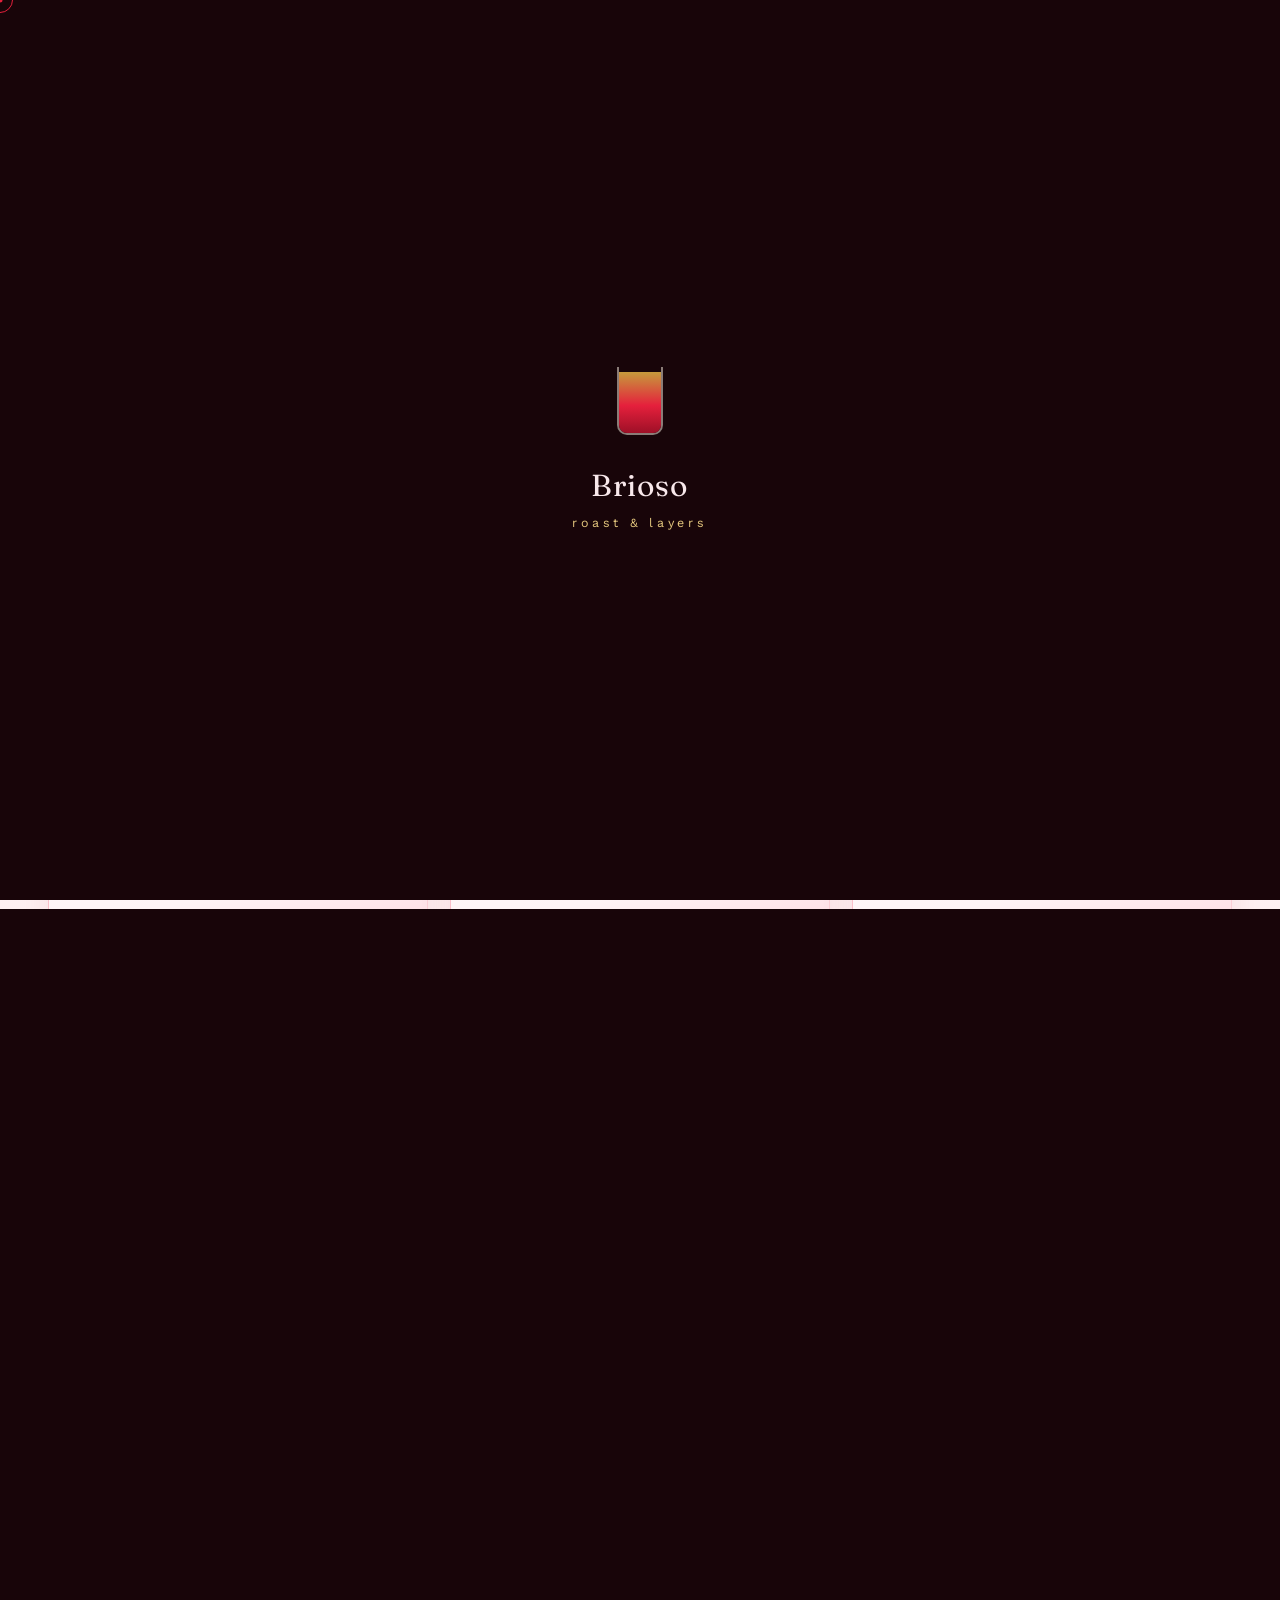
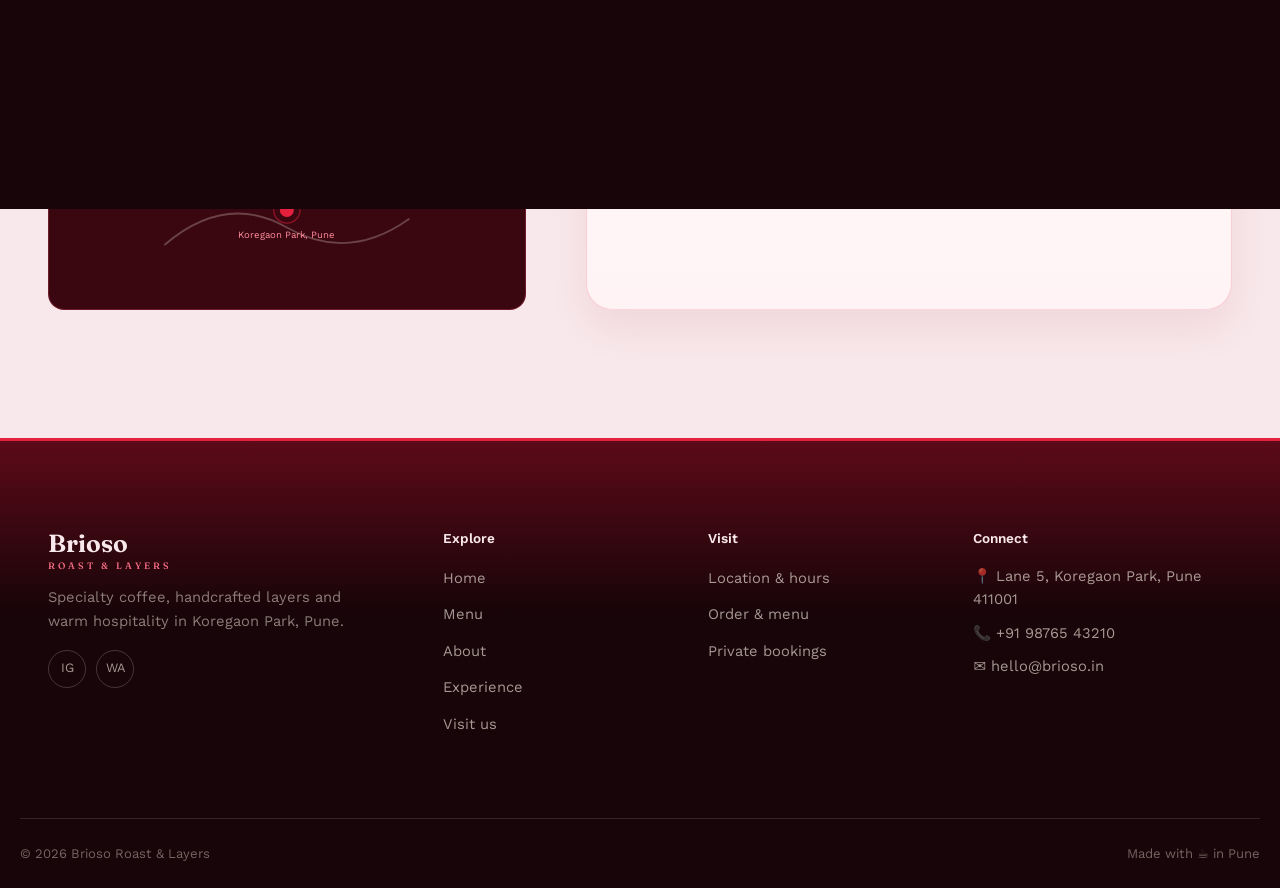
<file: contact.html>
<!DOCTYPE html>
<html lang="en">
<head>
<meta charset="UTF-8">
<meta name="viewport" content="width=device-width, initial-scale=1.0">
<meta name="description" content="Visit Brioso Roast & Layers in Koregaon Park, Pune. Specialty coffee, artisanal kitchen, hours, location and table bookings.">
<title>Visit Us | Brioso — Roast, Layers &amp; Kitchen</title>
<link rel="preconnect" href="https://fonts.googleapis.com">
<link rel="stylesheet" href="css/style.css">
<link rel="icon" href="data:image/svg+xml,<svg xmlns='http://www.w3.org/2000/svg' viewBox='0 0 100 100'><text y='.9em' font-size='90'>☕</text></svg>">
</head>
<body>

<div id="loader">
  <div class="loader-inner">
    <div class="loader-glass"></div>
    <div class="loader-word">Brioso</div>
    <div class="loader-tag">roast &amp; layers</div>
  </div>
</div>

<header class="header">
  <div class="container nav-row">
    <a href="index.html" class="logo"><b>Brioso</b><small>Roast &amp; Layers</small></a>
    <nav>
      <ul class="nav-links">
        <li><a href="index.html" class="nav-link">Home</a></li>
        <li><a href="menu.html" class="nav-link">Menu</a></li>
        <li><a href="about.html" class="nav-link">About</a></li>
        <li><a href="experience.html" class="nav-link">Experience</a></li>
        <li><a href="contact.html" class="btn nav-cta">Visit us</a></li>
      </ul>
    </nav>
    <button class="menu-toggle" aria-label="Toggle menu"><span></span><span></span><span></span></button>
  </div>
</header>

<main>
  <section class="page-hero">
    <div class="page-hero-inner">
      <p class="label">Find us</p>
      <h1>Visit us</h1>
      <p>Lane 5, Koregaon Park. First bake at 7am. We'd love to welcome you — walk in, or send a note for a table.</p>
      <div class="page-hero-meta">
        <div><strong>7am</strong><span>doors open weekdays</span></div>
        <div><strong>Lane 5</strong><span>Koregaon Park</span></div>
        <div><strong>+91</strong><span>98765 43210</span></div>
      </div>
      <p class="page-hero-crumb"><a href="index.html">Home</a> · Visit us</p>
    </div>
  </section>

  <section class="section section--paper section--tight">
    <div class="container">
      <div class="card-grid three visit-perks">
        <article class="info-card shine rise">
          <h3>Walk-ins welcome</h3>
          <p>Most tables are unreserved. Peak brunch and Friday evenings fill fast — message us if you need a booth for a group.</p>
        </article>
        <article class="info-card shine rise">
          <h3>Getting here</h3>
          <p>Lane 5 is a short walk from North Main Road. Two-wheeler parking on the lane; cars on nearby paid lots.</p>
        </article>
        <article class="info-card shine rise">
          <h3>Private tables</h3>
          <p>Birthdays, tasting flights, or a quiet work huddle. Use the form for bookings of six or more.</p>
        </article>
      </div>
    </div>
  </section>

  <section class="section">
    <div class="container contact-split">
      <div class="slide-l">
        <div class="contact-card shine">
          <h3>Get in touch</h3>
          <div class="contact-line">
            <span class="ci">📍</span>
            <div><h4>Address</h4><p>Brioso Roast &amp; Layers<br>Lane 5, Koregaon Park<br>Pune, Maharashtra 411001</p></div>
          </div>
          <div class="contact-line">
            <span class="ci">📞</span>
            <div><h4>Phone</h4><p><a href="tel:+919876543210">+91 98765 43210</a></p></div>
          </div>
          <div class="contact-line">
            <span class="ci">✉️</span>
            <div><h4>Email</h4><p><a href="mailto:hello@brioso.in">hello@brioso.in</a></p></div>
          </div>
          <div class="contact-line" style="margin-bottom:8px;">
            <span class="ci">🕐</span>
            <div style="flex:1;">
              <h4>Hours</h4>
              <div class="hours-row"><span>Mon – Fri</span><span>7:00 AM – 10:00 PM</span></div>
              <div class="hours-row"><span>Saturday</span><span>8:00 AM – 11:00 PM</span></div>
              <div class="hours-row"><span>Sunday</span><span>8:00 AM – 10:00 PM</span></div>
            </div>
          </div>
        </div>

        <div class="contact-map">
          <svg viewBox="0 0 300 160" width="100%" height="140" fill="none">
            <path d="M10 120 Q80 60 150 100 T290 90" stroke="rgba(251,243,230,0.25)" stroke-width="2"/>
            <path d="M20 40 Q100 90 180 30 T280 60" stroke="rgba(251,243,230,0.15)" stroke-width="2"/>
            <circle cx="150" cy="80" r="8" fill="#E5203C"/>
            <circle cx="150" cy="80" r="15" fill="none" stroke="#E5203C" stroke-width="1.5" opacity="0.5"/>
            <text x="150" y="112" text-anchor="middle" fill="#FF8A9C" font-size="11" font-family="Work Sans, sans-serif">Koregaon Park, Pune</text>
          </svg>
        </div>
      </div>

      <div class="form-card shine slide-r">
        <h3>Send a message</h3>
        <p>General questions, private events, or feedback — we read every note.</p>
        <form id="contactForm">
          <div class="form-grid">
            <div class="form-group">
              <label for="name">Name</label>
              <input type="text" id="name" name="name" required placeholder="Your name">
            </div>
            <div class="form-group">
              <label for="email">Email</label>
              <input type="email" id="email" name="email" required placeholder="you@example.com">
            </div>
            <div class="form-group">
              <label for="phone">Phone (optional)</label>
              <input type="tel" id="phone" name="phone" placeholder="+91">
            </div>
            <div class="form-group">
              <label for="subject">Subject</label>
              <select id="subject" name="subject">
                <option value="general">General enquiry</option>
                <option value="events">Private events / bookings</option>
                <option value="feedback">Feedback</option>
                <option value="other">Other</option>
              </select>
            </div>
            <div class="form-group full">
              <label for="message">Message</label>
              <textarea id="message" name="message" required placeholder="How can we help?"></textarea>
            </div>
          </div>
          <button type="submit" class="btn form-submit">Send message</button>
        </form>
      </div>
    </div>
  </section>
</main>

<footer class="footer">
  <div class="container footer-grid">
    <div class="footer-brand">
      <a href="index.html" class="logo"><b>Brioso</b><small>Roast &amp; Layers</small></a>
      <p>Specialty coffee, handcrafted layers and warm hospitality in Koregaon Park, Pune.</p>
      <div class="footer-socials">
        <a href="#" aria-label="Instagram">IG</a>
        <a href="#" aria-label="WhatsApp">WA</a>
      </div>
    </div>
    <div class="footer-col">
      <h4>Explore</h4>
      <ul>
        <li><a href="index.html">Home</a></li>
        <li><a href="menu.html">Menu</a></li>
        <li><a href="about.html">About</a></li>
        <li><a href="experience.html">Experience</a></li>
        <li><a href="contact.html">Visit us</a></li>
      </ul>
    </div>
    <div class="footer-col">
      <h4>Visit</h4>
      <ul>
        <li><a href="contact.html">Location &amp; hours</a></li>
        <li><a href="menu.html">Order &amp; menu</a></li>
        <li><a href="contact.html">Private bookings</a></li>
      </ul>
    </div>
    <div class="footer-col footer-contact">
      <h4>Connect</h4>
      <p>📍 Lane 5, Koregaon Park, Pune 411001</p>
      <p>📞 +91 98765 43210</p>
      <p>✉️ hello@brioso.in</p>
    </div>
  </div>
  <div class="container footer-bottom">
    <span>© 2026 Brioso Roast &amp; Layers</span>
    <span>Made with ☕ in Pune</span>
  </div>
</footer>

<script src="js/main.js"></script>
</body>
</html>
</file>
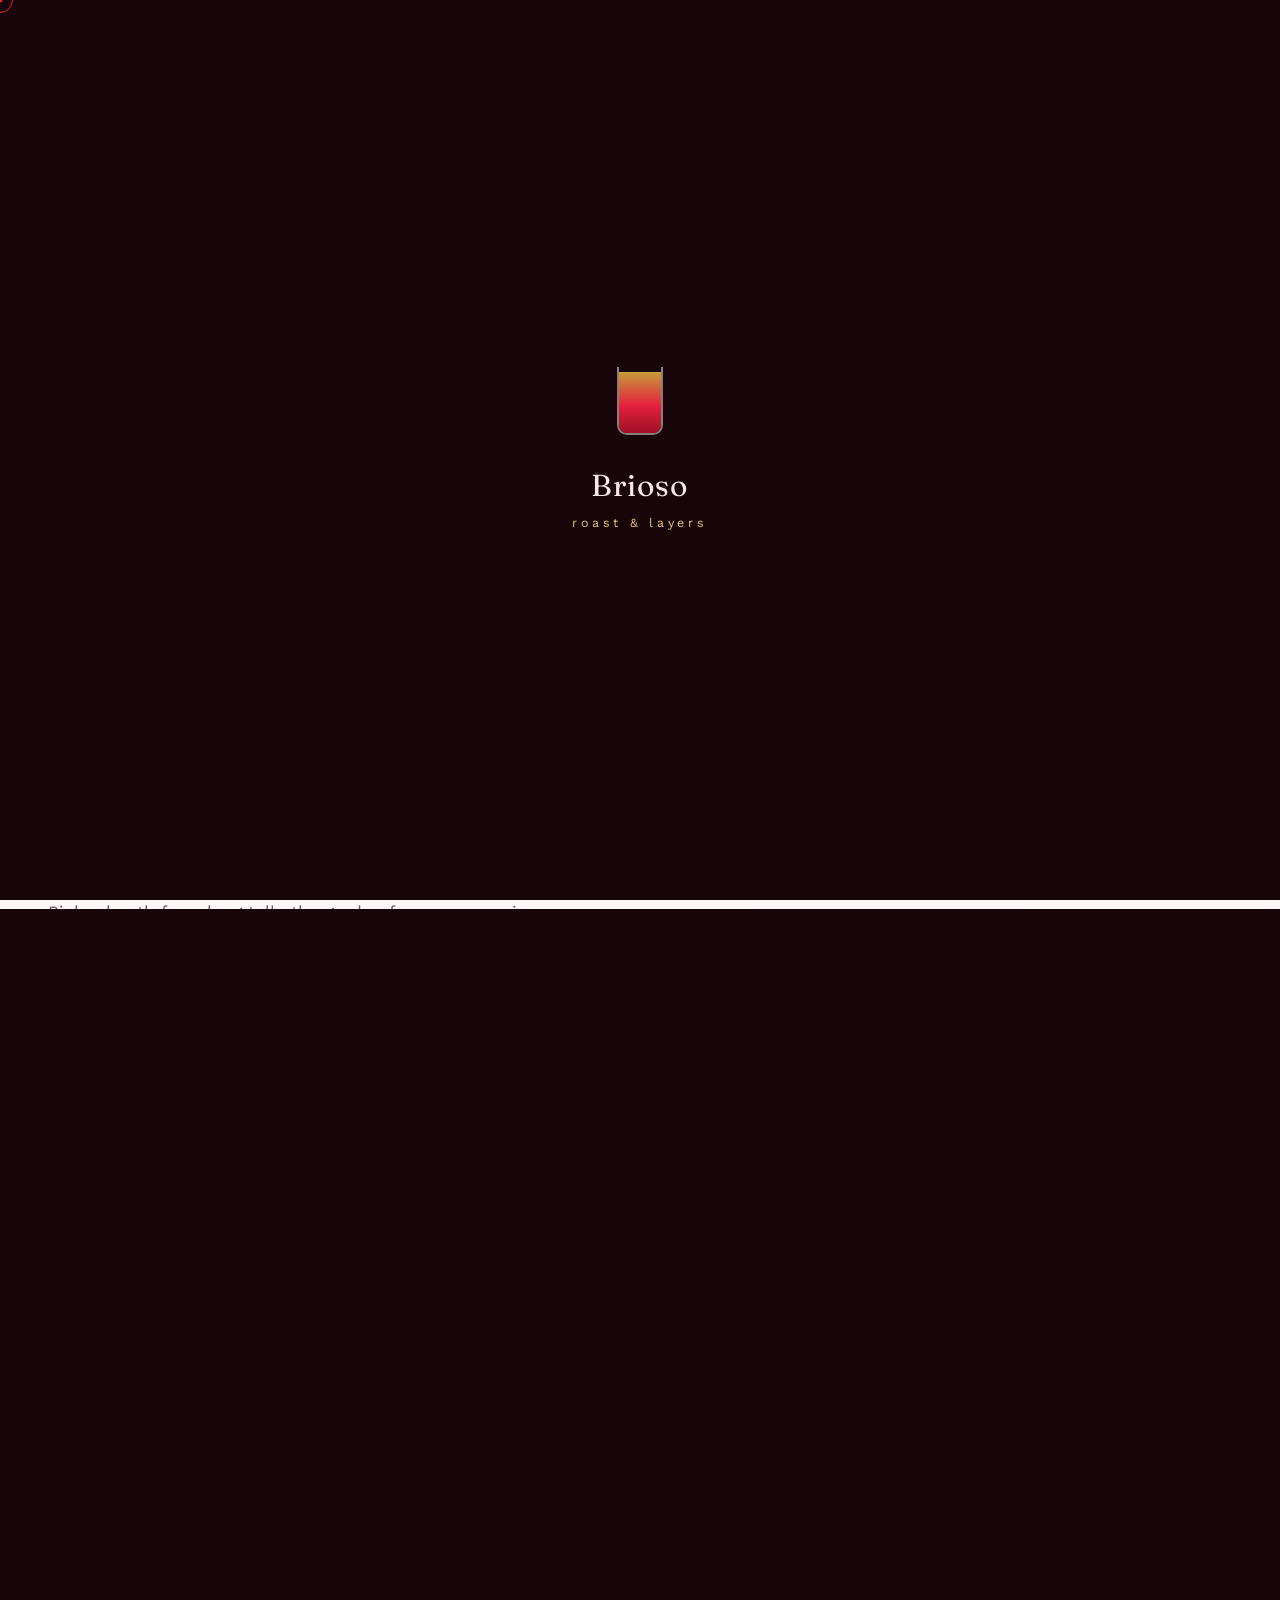
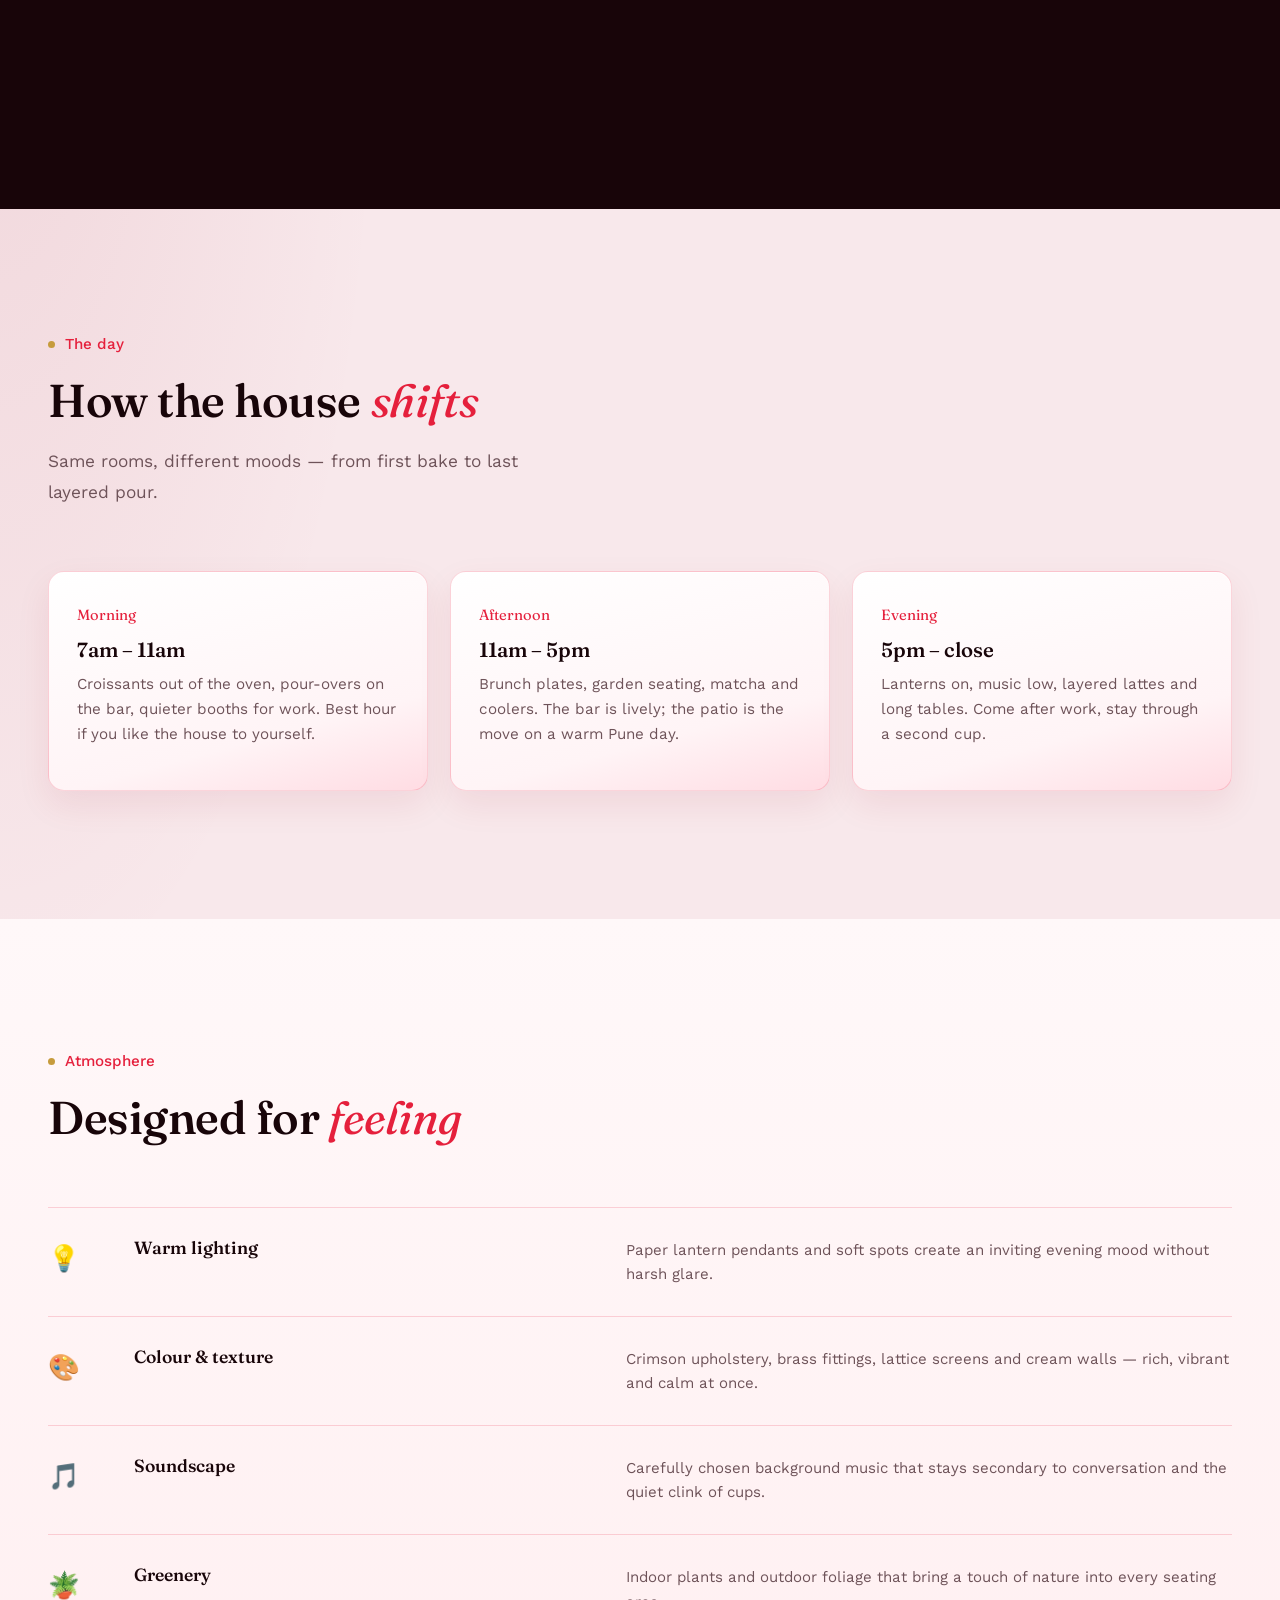
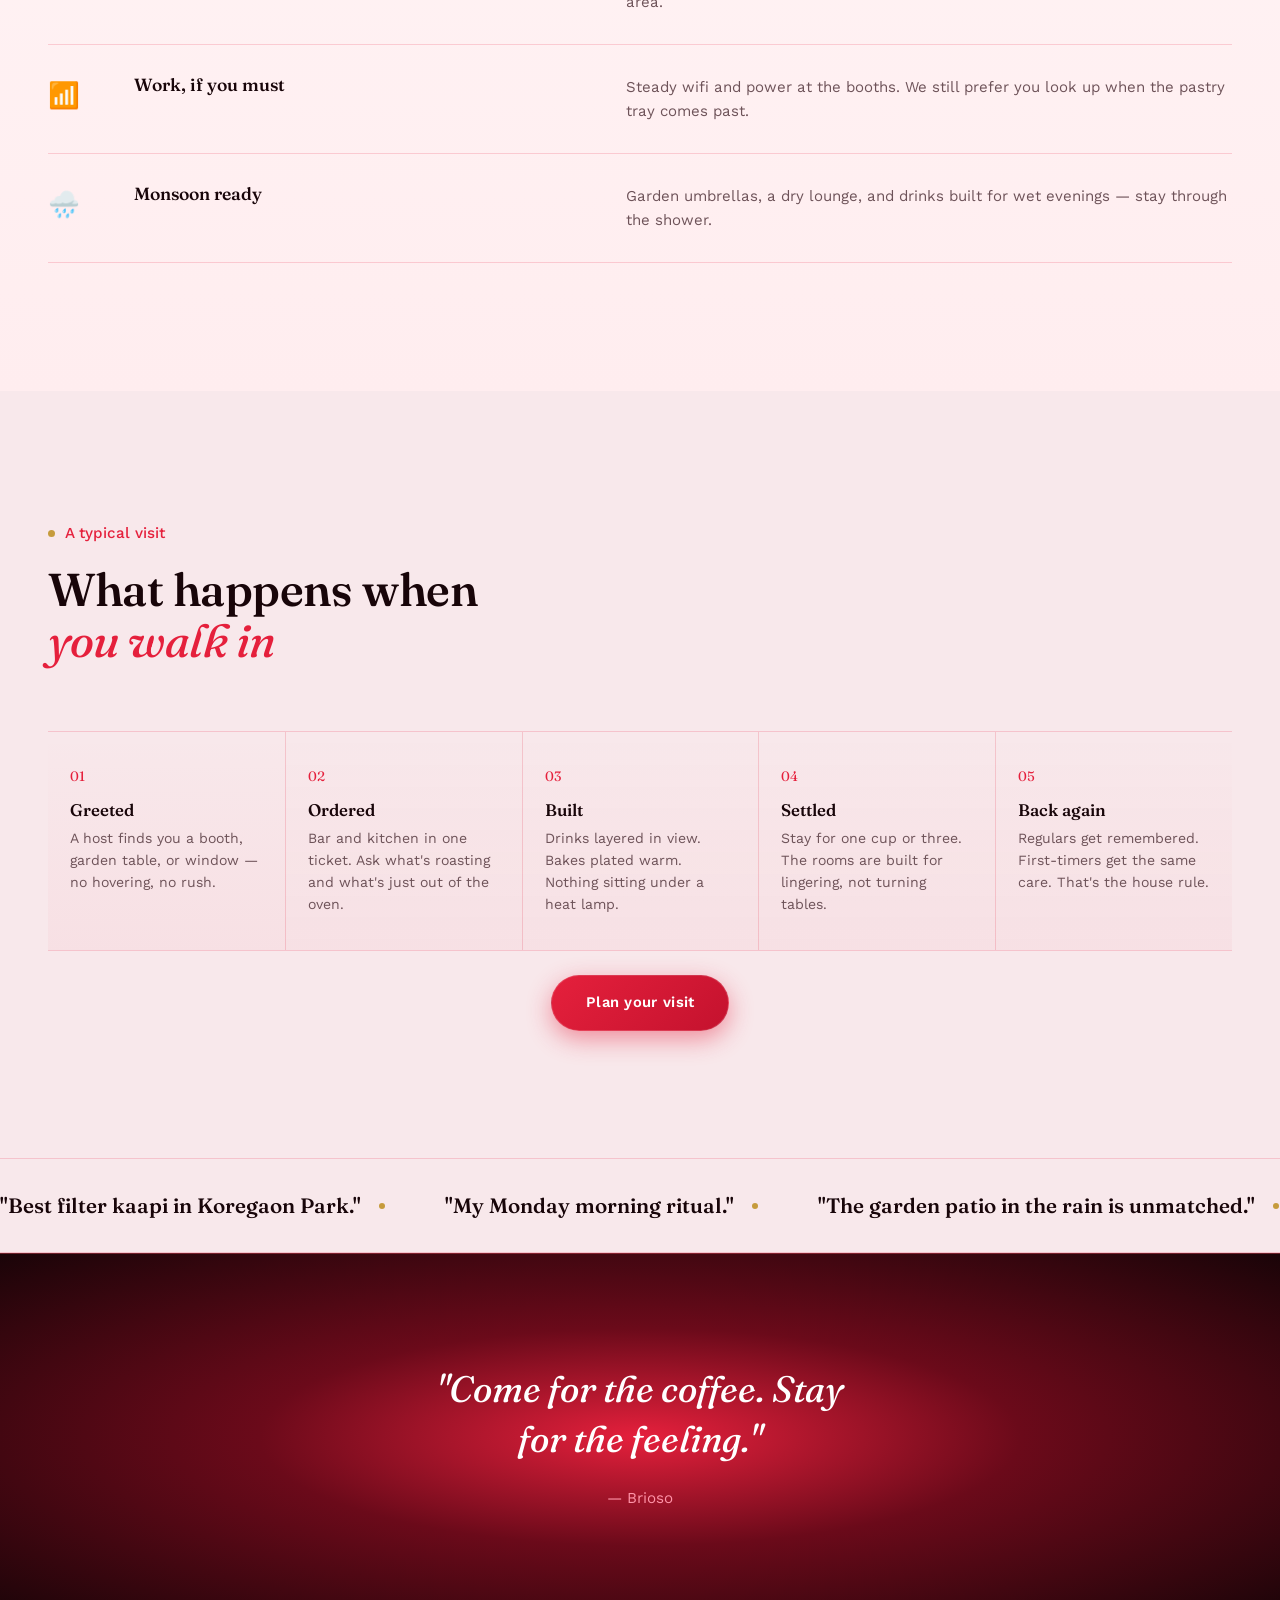
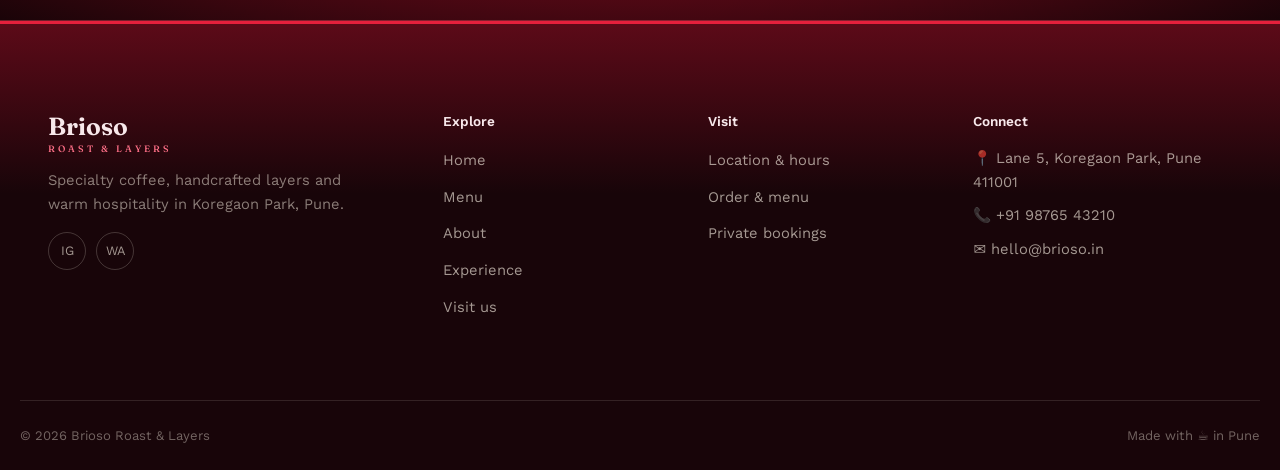
<file: experience.html>
<!DOCTYPE html>
<html lang="en">
<head>
<meta charset="UTF-8">
<meta name="viewport" content="width=device-width, initial-scale=1.0">
<meta name="description" content="Inside Brioso — cozy booths, garden seating and warm light in Koregaon Park, Pune.">
<title>Experience | Brioso — Roast &amp; Layers</title>
<link rel="preconnect" href="https://fonts.googleapis.com">
<link rel="stylesheet" href="css/style.css">
<link rel="icon" href="data:image/svg+xml,<svg xmlns='http://www.w3.org/2000/svg' viewBox='0 0 100 100'><text y='.9em' font-size='90'>☕</text></svg>">
</head>
<body>

<div id="loader">
  <div class="loader-inner">
    <div class="loader-glass"></div>
    <div class="loader-word">Brioso</div>
    <div class="loader-tag">roast &amp; layers</div>
  </div>
</div>

<header class="header">
  <div class="container nav-row">
    <a href="index.html" class="logo"><b>Brioso</b><small>Roast &amp; Layers</small></a>
    <nav>
      <ul class="nav-links">
        <li><a href="index.html" class="nav-link">Home</a></li>
        <li><a href="menu.html" class="nav-link">Menu</a></li>
        <li><a href="about.html" class="nav-link">About</a></li>
        <li><a href="experience.html" class="nav-link active">Experience</a></li>
        <li><a href="contact.html" class="btn nav-cta">Visit us</a></li>
      </ul>
    </nav>
    <button class="menu-toggle" aria-label="Toggle menu"><span></span><span></span><span></span></button>
  </div>
</header>

<main>
  <section class="page-hero">
    <div class="page-hero-inner">
      <p class="label">Spaces</p>
      <h1>The experience</h1>
      <p>Every detail — from the crimson velvet booths and paper lanterns to the garden umbrellas — is designed to make you feel at home in Koregaon Park.</p>
      <div class="page-hero-meta">
        <div><strong>4</strong><span>ways to sit</span></div>
        <div><strong>All day</strong><span>7am first pour</span></div>
        <div><strong>Quiet</strong><span>music, never a shout</span></div>
      </div>
      <p class="page-hero-crumb"><a href="index.html">Home</a> · Experience</p>
    </div>
  </section>

  <section class="section section--paper">
    <div class="container">
      <div class="section-head rise">
        <p class="label">Find your corner</p>
        <h2 class="heading">Four ways to <em>sit</em></h2>
        <p class="lede">Pick a booth for a long talk, the garden for monsoon air, a window for the lane, or a lantern-lit table when the evening settles in.</p>
      </div>
      <div class="spaces">
        <div class="space-card big c1 shine rise">
          <span class="space-mark">🛋️</span>
          <h3>Indoor lounge</h3>
          <p>Deep crimson booth seating, soft pillows, round tables and lantern light. Built for long conversations, brunches, or focused laptop sessions.</p>
        </div>
        <div class="space-card small c2 shine rise">
          <span class="space-mark">🌳</span>
          <h3>Garden patio</h3>
          <p>Under old trees with red umbrellas and wooden chairs — monsoon evenings and sunny afternoons alike.</p>
        </div>
        <div class="space-card small c3 shine rise">
          <span class="space-mark">🪟</span>
          <h3>Window nooks</h3>
          <p>Seats by the large windows looking onto the lane — people-watching, cold brew in hand.</p>
        </div>
        <div class="space-card big c2 shine rise">
          <span class="space-mark">💡</span>
          <h3>Lantern tables</h3>
          <p>Smaller tables under paper pendants for a quieter evening pour, a pastry, and nowhere you need to be next.</p>
        </div>
      </div>
    </div>
  </section>

  <section class="section">
    <div class="container">
      <div class="section-head rise">
        <p class="label">The day</p>
        <h2 class="heading">How the house <em>shifts</em></h2>
        <p class="lede">Same rooms, different moods — from first bake to last layered pour.</p>
      </div>
      <div class="card-grid three">
        <article class="info-card shine rise">
          <span class="info-card-num">Morning</span>
          <h3>7am – 11am</h3>
          <p>Croissants out of the oven, pour-overs on the bar, quieter booths for work. Best hour if you like the house to yourself.</p>
        </article>
        <article class="info-card shine rise">
          <span class="info-card-num">Afternoon</span>
          <h3>11am – 5pm</h3>
          <p>Brunch plates, garden seating, matcha and coolers. The bar is lively; the patio is the move on a warm Pune day.</p>
        </article>
        <article class="info-card shine rise">
          <span class="info-card-num">Evening</span>
          <h3>5pm – close</h3>
          <p>Lanterns on, music low, layered lattes and long tables. Come after work, stay through a second cup.</p>
        </article>
      </div>
    </div>
  </section>

  <section class="section section--paper">
    <div class="container">
      <div class="section-head rise">
        <p class="label">Atmosphere</p>
        <h2 class="heading">Designed for <em>feeling</em></h2>
      </div>
      <div class="atmos-list stagger">
        <div class="atmos-row rise">
          <span class="icon">💡</span>
          <h3>Warm lighting</h3>
          <p>Paper lantern pendants and soft spots create an inviting evening mood without harsh glare.</p>
        </div>
        <div class="atmos-row rise">
          <span class="icon">🎨</span>
          <h3>Colour &amp; texture</h3>
          <p>Crimson upholstery, brass fittings, lattice screens and cream walls — rich, vibrant and calm at once.</p>
        </div>
        <div class="atmos-row rise">
          <span class="icon">🎵</span>
          <h3>Soundscape</h3>
          <p>Carefully chosen background music that stays secondary to conversation and the quiet clink of cups.</p>
        </div>
        <div class="atmos-row rise">
          <span class="icon">🪴</span>
          <h3>Greenery</h3>
          <p>Indoor plants and outdoor foliage that bring a touch of nature into every seating area.</p>
        </div>
        <div class="atmos-row rise">
          <span class="icon">📶</span>
          <h3>Work, if you must</h3>
          <p>Steady wifi and power at the booths. We still prefer you look up when the pastry tray comes past.</p>
        </div>
        <div class="atmos-row rise">
          <span class="icon">🌧️</span>
          <h3>Monsoon ready</h3>
          <p>Garden umbrellas, a dry lounge, and drinks built for wet evenings — stay through the shower.</p>
        </div>
      </div>
    </div>
  </section>

  <section class="section">
    <div class="container">
      <div class="section-head rise">
        <p class="label">A typical visit</p>
        <h2 class="heading">What happens when <em>you walk in</em></h2>
      </div>
      <div class="process visit-flow">
        <div class="process-step rise">
          <h4>Greeted</h4>
          <p>A host finds you a booth, garden table, or window — no hovering, no rush.</p>
        </div>
        <div class="process-step rise">
          <h4>Ordered</h4>
          <p>Bar and kitchen in one ticket. Ask what's roasting and what's just out of the oven.</p>
        </div>
        <div class="process-step rise">
          <h4>Built</h4>
          <p>Drinks layered in view. Bakes plated warm. Nothing sitting under a heat lamp.</p>
        </div>
        <div class="process-step rise">
          <h4>Settled</h4>
          <p>Stay for one cup or three. The rooms are built for lingering, not turning tables.</p>
        </div>
        <div class="process-step rise">
          <h4>Back again</h4>
          <p>Regulars get remembered. First-timers get the same care. That's the house rule.</p>
        </div>
      </div>
      <div class="text-center mt-4 rise">
        <a href="contact.html" class="btn">Plan your visit</a>
      </div>
    </div>
  </section>

  <div class="marquee">
    <div class="marquee-track">
      <span class="marquee-item"><b>"Best filter kaapi in Koregaon Park."</b><span class="dot"></span></span>
      <span class="marquee-item"><b>"My Monday morning ritual."</b><span class="dot"></span></span>
      <span class="marquee-item"><b>"The garden patio in the rain is unmatched."</b><span class="dot"></span></span>
      <span class="marquee-item"><b>"Layers, every single time."</b><span class="dot"></span></span>
      <span class="marquee-item"><b>"Best filter kaapi in Koregaon Park."</b><span class="dot"></span></span>
      <span class="marquee-item"><b>"My Monday morning ritual."</b><span class="dot"></span></span>
      <span class="marquee-item"><b>"The garden patio in the rain is unmatched."</b><span class="dot"></span></span>
      <span class="marquee-item"><b>"Layers, every single time."</b><span class="dot"></span></span>
    </div>
  </div>

  <section class="quote-band">
    <p class="q rise">"Come for the coffee. Stay for the feeling."</p>
    <p class="who rise">— Brioso</p>
  </section>
</main>

<footer class="footer">
  <div class="container footer-grid">
    <div class="footer-brand">
      <a href="index.html" class="logo"><b>Brioso</b><small>Roast &amp; Layers</small></a>
      <p>Specialty coffee, handcrafted layers and warm hospitality in Koregaon Park, Pune.</p>
      <div class="footer-socials">
        <a href="#" aria-label="Instagram">IG</a>
        <a href="#" aria-label="WhatsApp">WA</a>
      </div>
    </div>
    <div class="footer-col">
      <h4>Explore</h4>
      <ul>
        <li><a href="index.html">Home</a></li>
        <li><a href="menu.html">Menu</a></li>
        <li><a href="about.html">About</a></li>
        <li><a href="experience.html">Experience</a></li>
        <li><a href="contact.html">Visit us</a></li>
      </ul>
    </div>
    <div class="footer-col">
      <h4>Visit</h4>
      <ul>
        <li><a href="contact.html">Location &amp; hours</a></li>
        <li><a href="menu.html">Order &amp; menu</a></li>
        <li><a href="contact.html">Private bookings</a></li>
      </ul>
    </div>
    <div class="footer-col footer-contact">
      <h4>Connect</h4>
      <p>📍 Lane 5, Koregaon Park, Pune 411001</p>
      <p>📞 +91 98765 43210</p>
      <p>✉️ hello@brioso.in</p>
    </div>
  </div>
  <div class="container footer-bottom">
    <span>© 2026 Brioso Roast &amp; Layers</span>
    <span>Made with ☕ in Pune</span>
  </div>
</footer>

<script src="js/main.js"></script>
</body>
</html>
</file>
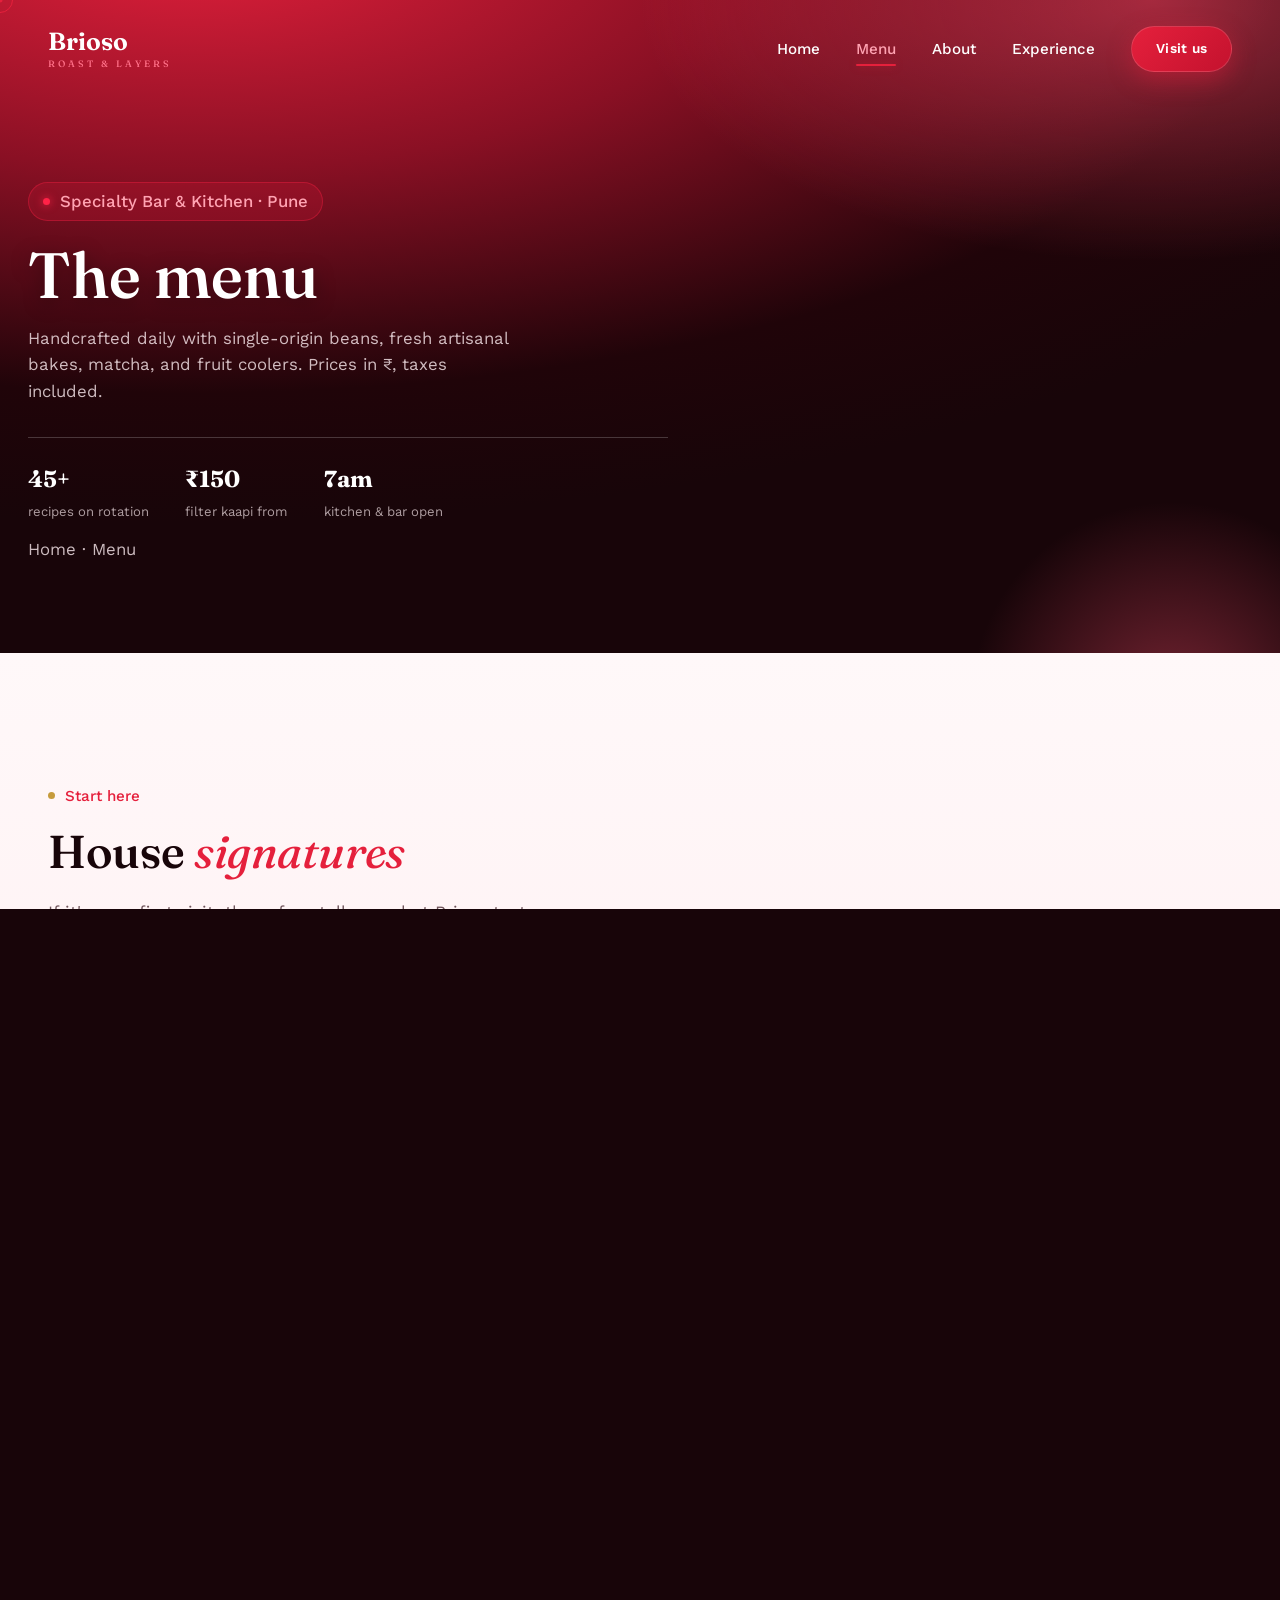
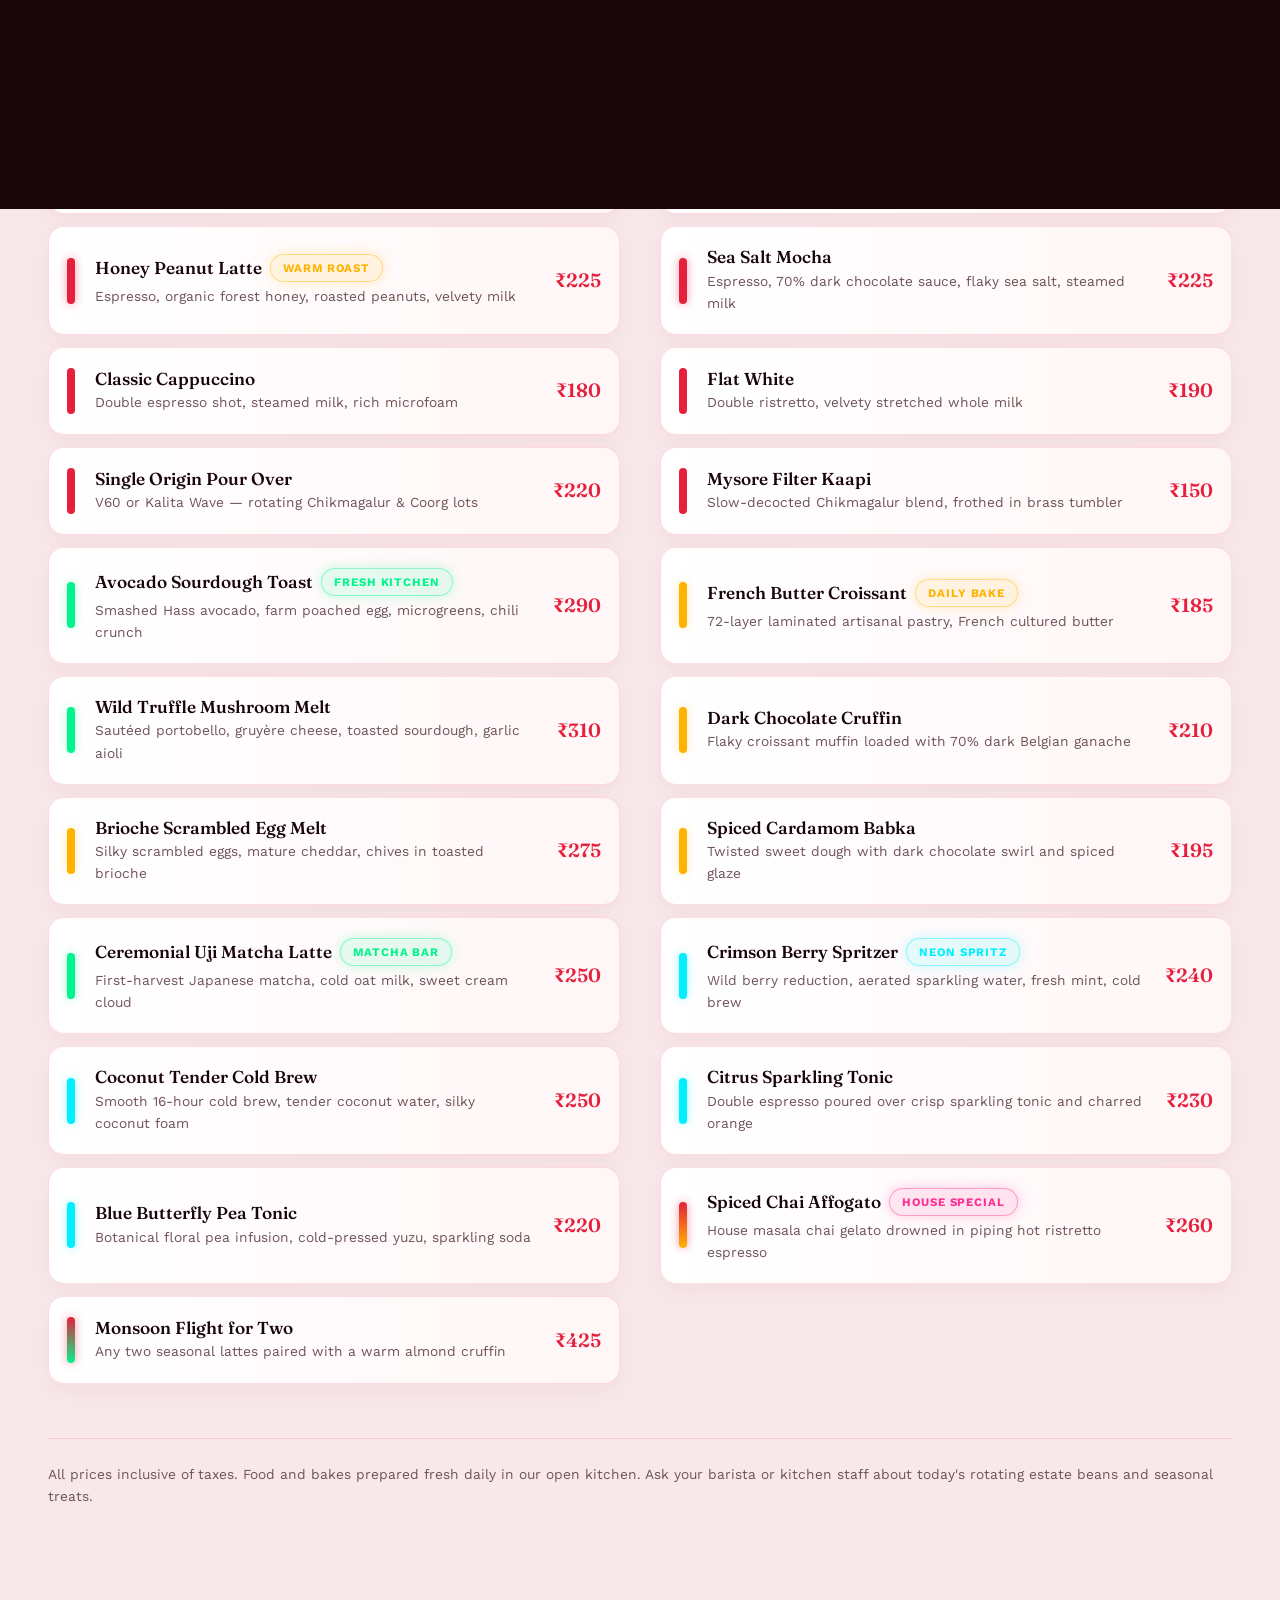
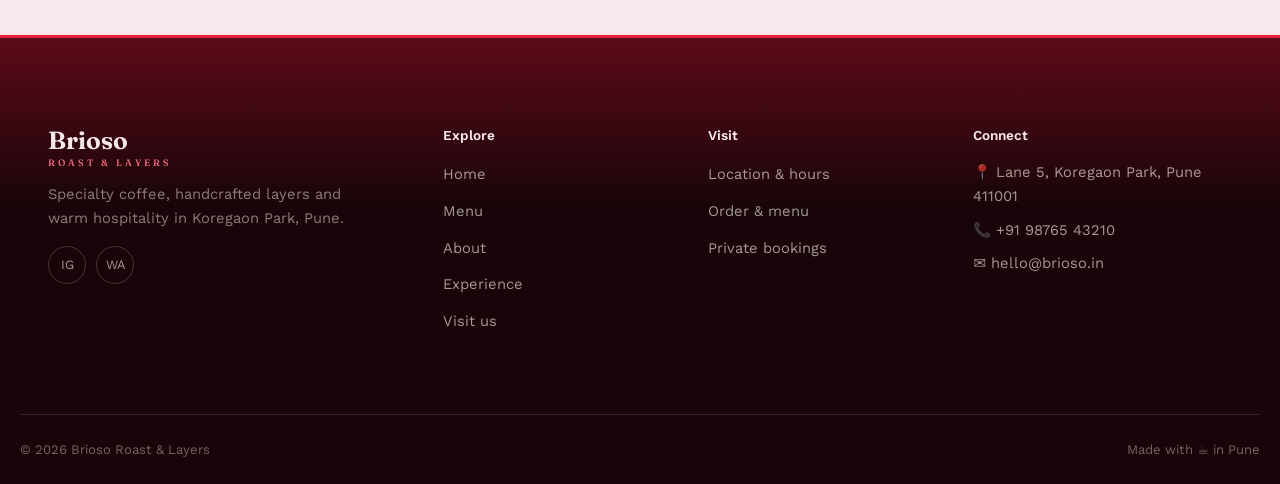
<file: menu.html>
<!DOCTYPE html>
<html lang="en">
<head>
<meta charset="UTF-8">
<meta name="viewport" content="width=device-width, initial-scale=1.0">
<meta name="description" content="Brioso menu — specialty espresso, cold brews and seasonal lattes in Koregaon Park, Pune. All prices in ₹.">
<title>Menu | Brioso — Roast &amp; Layers</title>
<link rel="preconnect" href="https://fonts.googleapis.com">
<link rel="stylesheet" href="css/style.css">
<link rel="icon" href="data:image/svg+xml,<svg xmlns='http://www.w3.org/2000/svg' viewBox='0 0 100 100'><text y='.9em' font-size='90'>☕</text></svg>">
</head>
<body>

<div id="loader">
  <div class="loader-inner">
    <div class="loader-glass"></div>
    <div class="loader-word">Brioso</div>
    <div class="loader-tag">roast &amp; layers</div>
  </div>
</div>

<header class="header">
  <div class="container nav-row">
    <a href="index.html" class="logo"><b>Brioso</b><small>Roast &amp; Layers</small></a>
    <nav>
      <ul class="nav-links">
        <li><a href="index.html" class="nav-link">Home</a></li>
        <li><a href="menu.html" class="nav-link active">Menu</a></li>
        <li><a href="about.html" class="nav-link">About</a></li>
        <li><a href="experience.html" class="nav-link">Experience</a></li>
        <li><a href="contact.html" class="btn nav-cta">Visit us</a></li>
      </ul>
    </nav>
    <button class="menu-toggle" aria-label="Toggle menu"><span></span><span></span><span></span></button>
  </div>
</header>

<main>
  <section class="page-hero">
    <div class="page-hero-inner">
      <p class="label">Specialty Bar &amp; Kitchen · Pune</p>
      <h1>The menu</h1>
      <p>Handcrafted daily with single-origin beans, fresh artisanal bakes, matcha, and fruit coolers. Prices in ₹, taxes included.</p>
      <div class="page-hero-meta">
        <div><strong>45+</strong><span>recipes on rotation</span></div>
        <div><strong>₹150</strong><span>filter kaapi from</span></div>
        <div><strong>7am</strong><span>kitchen &amp; bar open</span></div>
      </div>
      <p class="page-hero-crumb"><a href="index.html">Home</a> · Menu</p>
    </div>
  </section>

  <section class="section section--paper">
    <div class="container">
      <div class="section-head rise">
        <p class="label">Start here</p>
        <h2 class="heading">House <em>signatures</em></h2>
        <p class="lede">If it's your first visit, these four tell you what Brioso tastes like.</p>
      </div>
      <div class="drink-scroll menu-featured">
        <div class="drink-card shine rise">
          <div class="drink-card-header">
            <span class="neon-tag neon-tag--red">Signature</span>
            <div class="drink-glass"><span style="height:35%;background:#261216"></span><span style="height:30%;background:#E5203C"></span><span style="height:35%;background:#f0e2c8"></span></div>
          </div>
          <h3>Biscoff Layered Latte</h3>
          <p>Espresso, spiced Biscoff cream, and silky steamed oat milk — warm comfort in deliberate layers.</p>
          <div class="drink-card-footer">
            <div class="drink-price">₹225</div>
            <span class="neon-tag neon-tag--red">Layered</span>
          </div>
        </div>
        <div class="drink-card shine rise">
          <div class="drink-card-header">
            <span class="neon-tag neon-tag--red">Kitchen</span>
            <span class="drink-card-icon">🥑</span>
          </div>
          <h3>Avocado Sourdough Toast</h3>
          <p>Smashed Hass avo, farm poached egg, microgreens, chili flakes on warm artisanal sourdough.</p>
          <div class="drink-card-footer">
            <div class="drink-price">₹290</div>
            <span class="neon-tag neon-tag--red">Hot plate</span>
          </div>
        </div>
        <div class="drink-card shine rise">
          <div class="drink-card-header">
            <span class="neon-tag neon-tag--red">Chilled</span>
            <span class="drink-card-icon">🍹</span>
          </div>
          <h3>Crimson Berry Spritzer</h3>
          <p>Wild berry reduction, aerated sparkling tonic, crushed mint, lime, and cold brew float.</p>
          <div class="drink-card-footer">
            <div class="drink-price">₹240</div>
            <span class="neon-tag neon-tag--red">Cooler</span>
          </div>
        </div>
        <div class="drink-card shine rise">
          <div class="drink-card-header">
            <span class="neon-tag neon-tag--red">Bakery</span>
            <span class="drink-card-icon">🥐</span>
          </div>
          <h3>French Butter Croissant</h3>
          <p>Hand-laminated pastry with 72 layers of flaky French butter, baked fresh every morning.</p>
          <div class="drink-card-footer">
            <div class="drink-price">₹185</div>
            <span class="neon-tag neon-tag--red">Daily</span>
          </div>
        </div>
      </div>
    </div>
  </section>

  <section class="section">
    <div class="container">
      <div class="menu-tabs rise">
        <button class="menu-tab active" data-category="all">All</button>
        <button class="menu-tab" data-category="coffee">☕ Craft Coffee</button>
        <button class="menu-tab" data-category="eats">🥐 Artisanal Eats</button>
        <button class="menu-tab" data-category="coolers">🍹 Neon Coolers &amp; Matcha</button>
        <button class="menu-tab" data-category="seasonal">✨ Seasonal</button>
      </div>

      <div class="menu-items">
        <!-- Craft Coffee -->
        <div class="menu-item" data-category="coffee">
          <span class="item-swatch" style="background:var(--red-primary);box-shadow:0 0 10px var(--red-glow)"></span>
          <div class="menu-item-info">
            <div class="menu-item-title">
              <h3>Biscoff Layered Latte</h3>
              <span class="neon-tag neon-tag--red">Signature</span>
            </div>
            <p>Espresso, Biscoff spread, steamed oat milk in deliberate layers</p>
          </div>
          <div class="menu-item-price">₹225</div>
        </div>

        <div class="menu-item" data-category="coffee">
          <span class="item-swatch" style="background:var(--red-primary);box-shadow:0 0 10px var(--red-glow)"></span>
          <div class="menu-item-info">
            <div class="menu-item-title">
              <h3>Kakavi Cinnamon Latte</h3>
            </div>
            <p>Espresso, artisanal jaggery kakavi, fresh cinnamon, steamed milk</p>
          </div>
          <div class="menu-item-price">₹225</div>
        </div>

        <div class="menu-item" data-category="coffee">
          <span class="item-swatch" style="background:var(--red-primary);box-shadow:0 0 10px var(--red-glow)"></span>
          <div class="menu-item-info">
            <div class="menu-item-title">
              <h3>Honey Peanut Latte</h3>
              <span class="neon-tag neon-tag--amber">Warm Roast</span>
            </div>
            <p>Espresso, organic forest honey, roasted peanuts, velvety milk</p>
          </div>
          <div class="menu-item-price">₹225</div>
        </div>

        <div class="menu-item" data-category="coffee">
          <span class="item-swatch" style="background:var(--red-primary);box-shadow:0 0 10px var(--red-glow)"></span>
          <div class="menu-item-info">
            <div class="menu-item-title">
              <h3>Sea Salt Mocha</h3>
            </div>
            <p>Espresso, 70% dark chocolate sauce, flaky sea salt, steamed milk</p>
          </div>
          <div class="menu-item-price">₹225</div>
        </div>

        <div class="menu-item" data-category="coffee">
          <span class="item-swatch" style="background:var(--red-primary)"></span>
          <div class="menu-item-info">
            <div class="menu-item-title">
              <h3>Classic Cappuccino</h3>
            </div>
            <p>Double espresso shot, steamed milk, rich microfoam</p>
          </div>
          <div class="menu-item-price">₹180</div>
        </div>

        <div class="menu-item" data-category="coffee">
          <span class="item-swatch" style="background:var(--red-primary)"></span>
          <div class="menu-item-info">
            <div class="menu-item-title">
              <h3>Flat White</h3>
            </div>
            <p>Double ristretto, velvety stretched whole milk</p>
          </div>
          <div class="menu-item-price">₹190</div>
        </div>

        <div class="menu-item" data-category="coffee">
          <span class="item-swatch" style="background:var(--red-primary)"></span>
          <div class="menu-item-info">
            <div class="menu-item-title">
              <h3>Single Origin Pour Over</h3>
            </div>
            <p>V60 or Kalita Wave — rotating Chikmagalur &amp; Coorg lots</p>
          </div>
          <div class="menu-item-price">₹220</div>
        </div>

        <div class="menu-item" data-category="coffee">
          <span class="item-swatch" style="background:var(--red-primary)"></span>
          <div class="menu-item-info">
            <div class="menu-item-title">
              <h3>Mysore Filter Kaapi</h3>
            </div>
            <p>Slow-decocted Chikmagalur blend, frothed in brass tumbler</p>
          </div>
          <div class="menu-item-price">₹150</div>
        </div>

        <!-- Artisanal Eats -->
        <div class="menu-item" data-category="eats">
          <span class="item-swatch" style="background:var(--neon-green);box-shadow:0 0 10px rgba(0,245,140,0.3)"></span>
          <div class="menu-item-info">
            <div class="menu-item-title">
              <h3>Avocado Sourdough Toast</h3>
              <span class="neon-tag neon-tag--green">Fresh Kitchen</span>
            </div>
            <p>Smashed Hass avocado, farm poached egg, microgreens, chili crunch</p>
          </div>
          <div class="menu-item-price">₹290</div>
        </div>

        <div class="menu-item" data-category="eats">
          <span class="item-swatch" style="background:var(--neon-amber);box-shadow:0 0 10px rgba(255,179,0,0.3)"></span>
          <div class="menu-item-info">
            <div class="menu-item-title">
              <h3>French Butter Croissant</h3>
              <span class="neon-tag neon-tag--amber">Daily Bake</span>
            </div>
            <p>72-layer laminated artisanal pastry, French cultured butter</p>
          </div>
          <div class="menu-item-price">₹185</div>
        </div>

        <div class="menu-item" data-category="eats">
          <span class="item-swatch" style="background:var(--neon-green);box-shadow:0 0 10px rgba(0,245,140,0.3)"></span>
          <div class="menu-item-info">
            <div class="menu-item-title">
              <h3>Wild Truffle Mushroom Melt</h3>
            </div>
            <p>Sautéed portobello, gruyère cheese, toasted sourdough, garlic aioli</p>
          </div>
          <div class="menu-item-price">₹310</div>
        </div>

        <div class="menu-item" data-category="eats">
          <span class="item-swatch" style="background:var(--neon-amber);box-shadow:0 0 10px rgba(255,179,0,0.3)"></span>
          <div class="menu-item-info">
            <div class="menu-item-title">
              <h3>Dark Chocolate Cruffin</h3>
            </div>
            <p>Flaky croissant muffin loaded with 70% dark Belgian ganache</p>
          </div>
          <div class="menu-item-price">₹210</div>
        </div>

        <div class="menu-item" data-category="eats">
          <span class="item-swatch" style="background:var(--neon-amber);box-shadow:0 0 10px rgba(255,179,0,0.3)"></span>
          <div class="menu-item-info">
            <div class="menu-item-title">
              <h3>Brioche Scrambled Egg Melt</h3>
            </div>
            <p>Silky scrambled eggs, mature cheddar, chives in toasted brioche</p>
          </div>
          <div class="menu-item-price">₹275</div>
        </div>

        <div class="menu-item" data-category="eats">
          <span class="item-swatch" style="background:var(--neon-amber);box-shadow:0 0 10px rgba(255,179,0,0.3)"></span>
          <div class="menu-item-info">
            <div class="menu-item-title">
              <h3>Spiced Cardamom Babka</h3>
            </div>
            <p>Twisted sweet dough with dark chocolate swirl and spiced glaze</p>
          </div>
          <div class="menu-item-price">₹195</div>
        </div>

        <!-- Neon Coolers & Matcha -->
        <div class="menu-item" data-category="coolers">
          <span class="item-swatch" style="background:var(--neon-green);box-shadow:0 0 10px rgba(0,245,140,0.4)"></span>
          <div class="menu-item-info">
            <div class="menu-item-title">
              <h3>Ceremonial Uji Matcha Latte</h3>
              <span class="neon-tag neon-tag--green">Matcha Bar</span>
            </div>
            <p>First-harvest Japanese matcha, cold oat milk, sweet cream cloud</p>
          </div>
          <div class="menu-item-price">₹250</div>
        </div>

        <div class="menu-item" data-category="coolers">
          <span class="item-swatch" style="background:var(--neon-cyan);box-shadow:0 0 10px rgba(0,240,255,0.4)"></span>
          <div class="menu-item-info">
            <div class="menu-item-title">
              <h3>Crimson Berry Spritzer</h3>
              <span class="neon-tag neon-tag--cyan">Neon Spritz</span>
            </div>
            <p>Wild berry reduction, aerated sparkling water, fresh mint, cold brew</p>
          </div>
          <div class="menu-item-price">₹240</div>
        </div>

        <div class="menu-item" data-category="coolers">
          <span class="item-swatch" style="background:var(--neon-cyan);box-shadow:0 0 10px rgba(0,240,255,0.4)"></span>
          <div class="menu-item-info">
            <div class="menu-item-title">
              <h3>Coconut Tender Cold Brew</h3>
            </div>
            <p>Smooth 16-hour cold brew, tender coconut water, silky coconut foam</p>
          </div>
          <div class="menu-item-price">₹250</div>
        </div>

        <div class="menu-item" data-category="coolers">
          <span class="item-swatch" style="background:var(--neon-cyan);box-shadow:0 0 10px rgba(0,240,255,0.4)"></span>
          <div class="menu-item-info">
            <div class="menu-item-title">
              <h3>Citrus Sparkling Tonic</h3>
            </div>
            <p>Double espresso poured over crisp sparkling tonic and charred orange</p>
          </div>
          <div class="menu-item-price">₹230</div>
        </div>

        <div class="menu-item" data-category="coolers">
          <span class="item-swatch" style="background:var(--neon-cyan);box-shadow:0 0 10px rgba(0,240,255,0.4)"></span>
          <div class="menu-item-info">
            <div class="menu-item-title">
              <h3>Blue Butterfly Pea Tonic</h3>
            </div>
            <p>Botanical floral pea infusion, cold-pressed yuzu, sparkling soda</p>
          </div>
          <div class="menu-item-price">₹220</div>
        </div>

        <!-- Seasonal -->
        <div class="menu-item" data-category="seasonal">
          <span class="item-swatch" style="background:linear-gradient(180deg,var(--red-primary),var(--neon-amber));box-shadow:0 0 10px var(--red-glow)"></span>
          <div class="menu-item-info">
            <div class="menu-item-title">
              <h3>Spiced Chai Affogato</h3>
              <span class="neon-tag neon-tag--pink">House Special</span>
            </div>
            <p>House masala chai gelato drowned in piping hot ristretto espresso</p>
          </div>
          <div class="menu-item-price">₹260</div>
        </div>

        <div class="menu-item" data-category="seasonal">
          <span class="item-swatch" style="background:linear-gradient(180deg,var(--red-primary),var(--neon-green));box-shadow:0 0 10px var(--red-glow)"></span>
          <div class="menu-item-info">
            <div class="menu-item-title">
              <h3>Monsoon Flight for Two</h3>
            </div>
            <p>Any two seasonal lattes paired with a warm almond cruffin</p>
          </div>
          <div class="menu-item-price">₹425</div>
        </div>
      </div>

      <p class="menu-note">All prices inclusive of taxes. Food and bakes prepared fresh daily in our open kitchen. Ask your barista or kitchen staff about today's rotating estate beans and seasonal treats.</p>
    </div>
  </section>
</main>

<footer class="footer">
  <div class="container footer-grid">
    <div class="footer-brand">
      <a href="index.html" class="logo"><b>Brioso</b><small>Roast &amp; Layers</small></a>
      <p>Specialty coffee, handcrafted layers and warm hospitality in Koregaon Park, Pune.</p>
      <div class="footer-socials">
        <a href="#" aria-label="Instagram">IG</a>
        <a href="#" aria-label="WhatsApp">WA</a>
      </div>
    </div>
    <div class="footer-col">
      <h4>Explore</h4>
      <ul>
        <li><a href="index.html">Home</a></li>
        <li><a href="menu.html">Menu</a></li>
        <li><a href="about.html">About</a></li>
        <li><a href="experience.html">Experience</a></li>
        <li><a href="contact.html">Visit us</a></li>
      </ul>
    </div>
    <div class="footer-col">
      <h4>Visit</h4>
      <ul>
        <li><a href="contact.html">Location &amp; hours</a></li>
        <li><a href="menu.html">Order &amp; menu</a></li>
        <li><a href="contact.html">Private bookings</a></li>
      </ul>
    </div>
    <div class="footer-col footer-contact">
      <h4>Connect</h4>
      <p>📍 Lane 5, Koregaon Park, Pune 411001</p>
      <p>📞 +91 98765 43210</p>
      <p>✉️ hello@brioso.in</p>
    </div>
  </div>
  <div class="container footer-bottom">
    <span>© 2026 Brioso Roast &amp; Layers</span>
    <span>Made with ☕ in Pune</span>
  </div>
</footer>

<script src="js/main.js"></script>
</body>
</html>
</file>
<file: css/style.css>
/* ==========================================================================
   BRIOSO — Roast & Layers  |  Koregaon Park, Pune
   Design system: warm maroon + brass on cream paper, Fraunces + Work Sans.
   One signature motif — the layered pour — carries through loader, hero
   and the drinks gallery. Everything else stays quiet on purpose.
   ========================================================================== */

@import url('https://fonts.googleapis.com/css2?family=Fraunces:ital,opsz,wght@0,9..144,300;0,9..144,450;0,9..144,560;0,9..144,650;1,9..144,450;1,9..144,560&family=Work+Sans:wght@300;400;500;600;700&display=swap');

:root{
  /* ---- dominant red palette ---- */
  --red-primary:  #E5203C; /* vibrant bold crimson */
  --red-deep:     #9E1027; /* rich velvet crimson */
  --red-dark:     #4A0813; /* deep wine crimson */
  --red-glow:     rgba(229, 32, 60, 0.45);
  --red-subtle:   rgba(229, 32, 60, 0.08);

  /* ---- brand color mapping ---- */
  --ink:        #180509;
  --maroon:     var(--red-primary);
  --maroon-2:   var(--red-deep);
  --brass:      #C69B3C;
  --brass-soft: #E4C77E;
  --cream:      #F8E8EB;
  --paper:      #FFF7F8;
  --text:       #261216;
  --text-muted: #6E5359;
  --line:       rgba(229, 32, 60, 0.18);
  --shadow:     rgba(74, 8, 19, 0.12);
  --shadow-deep:rgba(74, 8, 19, 0.28);

  /* ---- vibrant neon palette (eats & coolers) ---- */
  --neon-red:     #FF2247;
  --neon-green:   #00F58C; /* matcha, fresh bakes & greens */
  --neon-cyan:    #00F0FF; /* chilled tonics & cold refreshers */
  --neon-amber:   #FFB300; /* warm artisanal bakes & pastries */
  --neon-pink:    #FF2E93; /* berry spritz & sweet treats */
  --neon-purple:  #B537F2;

  /* ---- type ---- */
  --serif: 'Fraunces', 'Iowan Old Style', Georgia, serif;
  --sans:  'Work Sans', system-ui, -apple-system, sans-serif;

  /* ---- motion ---- */
  --ease: cubic-bezier(.22,.75,.24,1);
  --ease-soft: cubic-bezier(.4,.0,.2,1);
  --dur: .5s;

  /* ---- layout ---- */
  --container: 1240px;
  --gutter: 28px;
  --radius-sm: 8px;
  --radius-md: 16px;
  --radius-lg: 26px;
}

*,*::before,*::after{ margin:0; padding:0; box-sizing:border-box; }

html{
  scroll-behavior: smooth;
  font-size: 16px;
}

body{
  font-family: var(--sans);
  background:
    radial-gradient(ellipse 80% 50% at 100% 0%, rgba(229, 32, 60, 0.12), transparent 55%),
    radial-gradient(ellipse 60% 40% at 0% 30%, rgba(158, 16, 39, 0.08), transparent 50%),
    var(--cream);
  color: var(--text);
  line-height: 1.6;
  overflow-x: hidden;
  cursor: none;
}

@media (hover: none), (pointer: coarse){
  body{ cursor: auto; }
}

::selection{ background: var(--maroon); color: var(--cream); }

a{ text-decoration: none; color: inherit; }
ul{ list-style: none; }
button{ font-family: inherit; border: none; background: none; cursor: pointer; }
img{ max-width: 100%; display: block; }

h1,h2,h3,h4{
  font-family: var(--serif);
  font-weight: 560;
  color: var(--ink);
  line-height: 1.12;
}

p{ color: var(--text-muted); }

.container{
  max-width: var(--container);
  margin: 0 auto;
  padding: 0 var(--gutter);
}

/* generic section rhythm */
.section{
  padding: 128px 0;
  position: relative;
}
.section--tight{ padding: 88px 0; }
.section--paper{
  background: linear-gradient(180deg, #FFF8F9 0%, #FFEDEF 100%);
}
.section--ink{
  background: radial-gradient(ellipse 90% 80% at 50% 0%, #8A1024 0%, #4A0813 45%, var(--ink) 100%);
  color: rgba(251,243,230,0.86);
}
.section--ink h2, .section--ink h3{ color: var(--cream); }
.section--ink p{ color: rgba(251,243,230,0.62); }

/* ---- eyebrow / label: a small brass mark + sentence case, not tracked caps ---- */
.label{
  display: inline-flex;
  align-items: center;
  gap: 10px;
  font-family: var(--sans);
  font-size: 0.95rem;
  font-weight: 500;
  color: var(--maroon);
  margin-bottom: 18px;
}
.section--ink .label{ color: var(--brass-soft); }
.label::before{
  content: '';
  width: 7px; height: 7px;
  border-radius: 50%;
  background: var(--brass);
  flex-shrink: 0;
}

.heading{
  font-size: clamp(2rem, 3.6vw, 3.1rem);
  max-width: 16ch;
  margin-bottom: 20px;
  letter-spacing: -0.01em;
}
.heading em{ font-style: italic; font-weight: 450; color: var(--maroon); }
.section--ink .heading em{ color: var(--brass-soft); }

.lede{
  font-size: 1.08rem;
  max-width: 46ch;
  line-height: 1.75;
}

.section-head{
  max-width: 640px;
  margin-bottom: 64px;
}
.section-head.center{
  margin-left: auto;
  margin-right: auto;
  text-align: center;
}
.section-head.center .lede{ margin: 0 auto; }

/* ---- buttons ---- */
.btn{
  --btn-fg: #FFFFFF;
  --btn-bg: linear-gradient(135deg, var(--red-primary) 0%, #C4122E 100%);
  display: inline-flex;
  align-items: center;
  gap: 10px;
  padding: 15px 34px;
  font-size: 0.92rem;
  font-weight: 600;
  letter-spacing: 0.02em;
  border-radius: 999px;
  color: var(--btn-fg);
  background: var(--btn-bg);
  box-shadow: 0 8px 24px var(--red-glow);
  position: relative;
  isolation: isolate;
  overflow: hidden;
  border: 1px solid rgba(255, 255, 255, 0.15);
  transition: transform .5s var(--ease), box-shadow .5s var(--ease), color .4s ease;
}
.btn::before{
  content:'';
  position: absolute; inset: 0;
  background: linear-gradient(135deg, #FF3355 0%, var(--red-deep) 100%);
  transform: translateY(101%);
  transition: transform .45s var(--ease-soft);
  z-index: -1;
}
.btn:hover::before{ transform: translateY(0); }
.btn:hover{
  box-shadow: 0 14px 38px var(--red-glow), 0 0 20px rgba(255, 34, 71, 0.4);
  transform: translateY(-2px);
}
.btn:active{ transform: scale(.97); }

.btn-ghost{
  --btn-bg: transparent;
  --btn-fg: var(--ink);
  border: 1.5px solid var(--red-primary);
  box-shadow: none;
}
.btn-ghost::before{ background: var(--red-primary); }
.btn-ghost:hover{ --btn-fg: #FFFFFF; border-color: var(--red-primary); box-shadow: 0 8px 24px var(--red-glow); }

.section--ink .btn-ghost{ --btn-fg: var(--cream); border-color: rgba(255, 34, 71, 0.5); }
.section--ink .btn-ghost::before{ background: var(--red-primary); }
.section--ink .btn-ghost:hover{ --btn-fg: #FFFFFF; }

.hero .btn-ghost{ --btn-fg: #FFFFFF; border-color: rgba(255, 255, 255, 0.45); }
.hero .btn-ghost::before{ background: var(--red-primary); }
.hero .btn-ghost:hover{ --btn-fg: #FFFFFF; border-color: var(--red-primary); box-shadow: 0 8px 24px var(--red-glow); }

[data-magnetic]{ will-change: transform; }

/* ---- custom cursor ---- */
.cursor{
  position: fixed;
  top: 0; left: 0;
  width: 26px; height: 26px;
  border-radius: 50%;
  border: 1.5px solid var(--maroon);
  transform: translate(-50%,-50%);
  pointer-events: none;
  z-index: 10000;
  mix-blend-mode: normal;
  transition: width .3s var(--ease), height .3s var(--ease), border-color .3s ease, background .3s ease, opacity .3s ease;
}
.cursor-dot{
  position: fixed;
  top: 0; left: 0;
  width: 5px; height: 5px;
  border-radius: 50%;
  background: var(--maroon);
  transform: translate(-50%,-50%);
  pointer-events: none;
  z-index: 10000;
}
.cursor.cursor--hover{
  width: 54px; height: 54px;
  background: rgba(158,43,59,0.08);
  border-color: var(--maroon);
}
.cursor.cursor--dark{ border-color: var(--cream); }
.cursor.cursor--dark.cursor--hover{ background: rgba(251,243,230,0.14); }
@media (hover: none), (pointer: coarse){
  .cursor, .cursor-dot{ display: none; }
}

/* ==========================================================================
   LOADER — the layered pour
   ========================================================================== */
#loader{
  position: fixed; inset: 0;
  background: var(--ink);
  z-index: 9999;
  display: flex; align-items: center; justify-content: center;
  transition: opacity .7s var(--ease-soft), visibility .7s;
}
#loader.hidden{ opacity: 0; visibility: hidden; pointer-events: none; }

.loader-inner{ text-align: center; color: var(--cream); }

.loader-glass{
  width: 46px;
  height: 68px;
  margin: 0 auto 26px;
  border: 2px solid rgba(251,243,230,0.5);
  border-top: none;
  border-radius: 0 0 10px 10px;
  position: relative;
  overflow: hidden;
}
.loader-glass::before{
  content:'';
  position: absolute;
  left: 0; right: 0; bottom: 0;
  height: 0%;
  background: linear-gradient(180deg, var(--brass) 0%, var(--maroon) 55%, var(--maroon-2) 100%);
  animation: pourFill 2.1s var(--ease-soft) forwards;
}
@keyframes pourFill{
  0%{ height: 0%; }
  100%{ height: 92%; }
}
.loader-word{
  font-family: var(--serif);
  font-size: 1.9rem;
  letter-spacing: 0.04em;
  margin-bottom: 4px;
}
.loader-tag{
  font-size: 0.78rem;
  letter-spacing: 0.3em;
  color: var(--brass-soft);
  text-transform: lowercase;
}

/* ==========================================================================
   HEADER
   ========================================================================== */
.header{
  position: fixed; top: 0; left: 0; right: 0;
  z-index: 1000;
  padding: 26px 0;
  transition: padding .4s var(--ease-soft), background .4s var(--ease-soft), box-shadow .4s var(--ease-soft);
}
.header.scrolled{
  padding: 14px 0;
  background: rgba(255, 247, 248, 0.94);
  backdrop-filter: blur(16px);
  -webkit-backdrop-filter: blur(16px);
  box-shadow: 0 4px 24px rgba(229, 32, 60, 0.16), 0 1px 0 rgba(229, 32, 60, 0.22);
}
.nav-row{
  display: flex; align-items: center; justify-content: space-between;
}
.logo{
  font-family: var(--serif);
  font-size: 1.55rem;
  color: #FFFFFF;
  display: flex; flex-direction: column; line-height: 1;
  transition: color 0.3s ease;
}
.logo b{ font-weight: 650; }
.logo small{
  font-size: 0.58rem;
  letter-spacing: 0.32em;
  font-weight: 500;
  color: #FF7088;
  margin-top: 5px;
  text-transform: uppercase;
}
.header.scrolled .logo{ color: var(--red-primary); }
.header.scrolled .logo small{ color: var(--red-deep); }

.nav-links{
  display: flex; align-items: center; gap: 36px;
}
.nav-link{
  position: relative;
  font-size: 0.95rem;
  font-weight: 500;
  color: #FFFFFF;
  padding: 4px 0;
  transition: color .3s ease;
}
.header.scrolled .nav-link{ color: var(--text); }
.nav-link::after{
  content:'';
  position: absolute; left: 0; bottom: -4px;
  width: 0; height: 2px;
  border-radius: 2px;
  background: var(--red-primary);
  box-shadow: 0 0 8px var(--red-glow);
  transition: width .35s var(--ease);
}
.nav-link:hover::after, .nav-link.active::after{ width: 100%; }
.nav-link.active{ color: #FFA3B2; }
.header.scrolled .nav-link.active{ color: var(--red-primary); font-weight: 600; }

.nav-cta{
  padding: 11px 24px;
  font-size: 0.85rem;
}
.nav-cta.active{
  box-shadow: 0 0 16px var(--neon-red), 0 8px 24px var(--red-glow);
  border-color: rgba(255, 255, 255, 0.7);
}

.menu-toggle{
  display: none;
  width: 30px; height: 20px;
  position: relative;
  z-index: 1001;
}
.menu-toggle span{
  position: absolute; left: 0; right: 0;
  height: 2px;
  background: var(--cream);
  border-radius: 2px;
  transition: var(--dur) var(--ease-soft);
}
.header.scrolled .menu-toggle span{ background: var(--ink); }
.menu-toggle span:nth-child(1){ top: 0; }
.menu-toggle span:nth-child(2){ top: 9px; }
.menu-toggle span:nth-child(3){ top: 18px; }
.menu-toggle.active span:nth-child(1){ top: 9px; transform: rotate(45deg); }
.menu-toggle.active span:nth-child(2){ opacity: 0; }
.menu-toggle.active span:nth-child(3){ top: 9px; transform: rotate(-45deg); }

/* ==========================================================================
   HERO — Radiant crimson dominant atmosphere & Realistic Artisan Coffee Cup
   ========================================================================== */
.hero{
  min-height: 100vh;
  background:
    radial-gradient(ellipse 70% 70% at 85% 20%, rgba(255, 50, 80, 0.45) 0%, transparent 55%),
    radial-gradient(ellipse 110% 90% at 12% 0%, #E5203C 0%, #9E1027 32%, #520815 62%, #1A0408 100%);
  color: var(--cream);
  display: flex;
  align-items: center;
  padding: 140px var(--gutter) 80px;
  position: relative;
  overflow: hidden;
}
.hero-grain{
  position: absolute; inset: 0;
  opacity: 0.45;
  mix-blend-mode: overlay;
  background-image: url("data:image/svg+xml,%3Csvg xmlns='http://www.w3.org/2000/svg' width='140' height='140'%3E%3Cfilter id='n'%3E%3CfeTurbulence type='fractalNoise' baseFrequency='0.85' numOctaves='2' stitchTiles='stitch'/%3E%3C/filter%3E%3Crect width='100%25' height='100%25' filter='url(%23n)' opacity='0.35'/%3E%3C/svg%3E");
  pointer-events: none;
}
.hero-inner{
  max-width: var(--container);
  margin: 0 auto;
  width: 100%;
  display: grid;
  grid-template-columns: 1.05fr 0.95fr;
  gap: 50px;
  align-items: center;
  position: relative;
  z-index: 2;
}
.hero-copy{ animation: heroUp 1s var(--ease-soft) .15s both; }
@keyframes heroUp{ from{ opacity: 0; transform: translateY(26px);} to{ opacity:1; transform: translateY(0);} }

.hero .label{
  color: #FFA3B2;
  background: rgba(229, 32, 60, 0.18);
  border: 1px solid rgba(255, 34, 71, 0.35);
  padding: 6px 14px;
  border-radius: 999px;
  display: inline-flex;
}
.hero .label::before{ background: var(--neon-red); box-shadow: 0 0 8px var(--neon-red); }

.hero h1{
  font-family: var(--serif);
  font-size: clamp(3rem, 6.5vw, 5rem);
  color: #FFFFFF;
  letter-spacing: -0.01em;
  margin-bottom: 6px;
  text-shadow: 0 4px 24px rgba(0,0,0,0.4);
}
.hero-sub{
  font-family: var(--serif);
  font-style: italic;
  font-weight: 450;
  font-size: clamp(1.2rem, 2.2vw, 1.65rem);
  color: #FF8A9C;
  margin-bottom: 24px;
}
.hero-desc{
  font-size: 1.1rem;
  color: rgba(255, 240, 243, 0.85);
  max-width: 48ch;
  line-height: 1.8;
  margin-bottom: 38px;
}
.hero-actions{ display: flex; gap: 16px; flex-wrap: wrap; margin-bottom: 48px; }

.hero-meta{
  display: flex; gap: 36px;
  border-top: 1px solid rgba(255, 255, 255, 0.18);
  padding-top: 22px;
}
.hero-meta div{ display: flex; flex-direction: column; gap: 4px; }
.hero-meta strong{ font-family: var(--serif); font-size: 1.5rem; color: #FFFFFF; }
.hero-meta span{ font-size: 0.82rem; color: rgba(255, 240, 243, 0.65); }

/* ---- REALISTIC HERO COFFEE CUP SHOWCASE ---- */
.hero-art{
  position: relative;
  display: flex; align-items: center; justify-content: center;
  animation: heroUp 1.1s var(--ease-soft) .3s both;
}
.hero-cup-stage{
  position: relative;
  width: 100%;
  max-width: 420px;
  display: flex;
  align-items: center;
  justify-content: center;
}
.hero-cup-glow{
  position: absolute;
  width: 360px;
  height: 360px;
  border-radius: 50%;
  background: radial-gradient(circle, rgba(229, 32, 60, 0.7) 0%, rgba(255, 50, 80, 0.28) 45%, transparent 70%);
  filter: blur(40px);
  z-index: 0;
  animation: pulseGlow 6s ease-in-out infinite alternate;
}
@keyframes pulseGlow{
  0%{ transform: scale(0.95); opacity: 0.65; }
  100%{ transform: scale(1.15); opacity: 1; }
}
.hero-cup-card{
  position: relative;
  z-index: 1;
  width: 100%;
  border-radius: 26px;
  overflow: hidden;
  box-shadow: 0 30px 70px rgba(0,0,0,0.6), 0 0 0 1px rgba(255, 34, 71, 0.4), 0 0 45px rgba(229, 32, 60, 0.3);
  background: #24050B;
  transition: transform 0.6s var(--ease), box-shadow 0.6s var(--ease);
}
.hero-cup-card:hover{
  transform: translateY(-8px) scale(1.02);
  box-shadow: 0 40px 90px rgba(0,0,0,0.7), 0 0 0 2px var(--neon-red), 0 0 60px rgba(229, 32, 60, 0.5);
}
.hero-cup-img{
  width: 100%;
  height: 470px;
  object-fit: cover;
  display: block;
  filter: contrast(1.05) saturate(1.1);
  transition: transform 0.7s var(--ease);
}
.hero-cup-card:hover .hero-cup-img{
  transform: scale(1.04);
}
.hero-cup-overlay{
  position: absolute;
  inset: 0;
  background: linear-gradient(180deg, rgba(20, 3, 6, 0.05) 30%, rgba(20, 3, 6, 0.88) 100%);
  pointer-events: none;
}
.hero-cup-meta{
  position: absolute;
  left: 18px;
  right: 18px;
  bottom: 18px;
  display: flex;
  align-items: center;
  justify-content: space-between;
  z-index: 2;
  background: rgba(24, 4, 8, 0.88);
  backdrop-filter: blur(14px);
  -webkit-backdrop-filter: blur(14px);
  padding: 14px 18px;
  border-radius: 16px;
  border: 1px solid rgba(255, 34, 71, 0.35);
  box-shadow: 0 12px 28px rgba(0,0,0,0.5);
}
.hero-cup-meta h4{
  font-family: var(--serif);
  font-size: 1.15rem;
  color: #FFFFFF;
  margin-bottom: 2px;
}
.hero-cup-meta p{
  font-size: 0.8rem;
  color: rgba(255, 240, 243, 0.72);
  margin: 0;
}
.hero-cup-price{
  font-family: var(--serif);
  font-size: 1.3rem;
  font-weight: 600;
  color: #FFFFFF;
  background: linear-gradient(135deg, var(--red-primary), #FF3355);
  padding: 6px 14px;
  border-radius: 999px;
  box-shadow: 0 4px 14px rgba(229, 32, 60, 0.45);
}

/* ---- SHINE SWEEP (cards) ---- */
.shine{
  position: relative;
  overflow: hidden;
  isolation: isolate;
}
.shine::after{
  content:'';
  position: absolute;
  top: -20%;
  left: -40%;
  width: 42%;
  height: 140%;
  background: linear-gradient(105deg, transparent 0%, rgba(255,255,255,0.08) 35%, rgba(255,255,255,0.42) 50%, rgba(255,255,255,0.08) 65%, transparent 100%);
  transform: translateX(-160%) rotate(8deg);
  pointer-events: none;
  z-index: 4;
}
.shine:hover::after{
  animation: cardShine .95s var(--ease-soft);
}
@keyframes cardShine{
  to{ transform: translateX(420%) rotate(8deg); }
}

/* ---- NEON ACCENTS & SYSTEM ---- */
.neon-tag{
  display: inline-flex;
  align-items: center;
  gap: 6px;
  font-size: 0.72rem;
  font-weight: 700;
  letter-spacing: 0.08em;
  text-transform: uppercase;
  padding: 4px 12px;
  border-radius: 999px;
  border: 1px solid currentColor;
}
.neon-tag--red{
  color: var(--neon-red);
  background: rgba(255, 34, 71, 0.1);
  border-color: rgba(255, 34, 71, 0.4);
  box-shadow: 0 0 12px rgba(255, 34, 71, 0.25);
}
.neon-tag--green{
  color: var(--neon-green);
  background: rgba(0, 245, 140, 0.1);
  border-color: rgba(0, 245, 140, 0.4);
  box-shadow: 0 0 12px rgba(0, 245, 140, 0.25);
}
.neon-tag--cyan{
  color: var(--neon-cyan);
  background: rgba(0, 240, 255, 0.1);
  border-color: rgba(0, 240, 255, 0.4);
  box-shadow: 0 0 12px rgba(0, 240, 255, 0.25);
}
.neon-tag--amber{
  color: var(--neon-amber);
  background: rgba(255, 179, 0, 0.1);
  border-color: rgba(255, 179, 0, 0.4);
  box-shadow: 0 0 12px rgba(255, 179, 0, 0.25);
}
.neon-tag--pink{
  color: var(--neon-pink);
  background: rgba(255, 46, 147, 0.1);
  border-color: rgba(255, 46, 147, 0.4);
  box-shadow: 0 0 12px rgba(255, 46, 147, 0.25);
}
.neon-sign{
  display: inline-flex;
  align-items: center;
  gap: 8px;
  font-family: var(--sans);
  font-size: 0.8rem;
  font-weight: 700;
  letter-spacing: 0.16em;
  text-transform: uppercase;
  color: #FFFFFF;
  background: rgba(24, 4, 8, 0.85);
  border: 1.5px solid var(--neon-red);
  padding: 6px 16px;
  border-radius: 8px;
  box-shadow: 0 0 16px rgba(255, 34, 71, 0.4), inset 0 0 10px rgba(255, 34, 71, 0.2);
}
.neon-sign .blink{
  width: 6px; height: 6px; border-radius: 50%;
  background: var(--neon-red);
  box-shadow: 0 0 8px var(--neon-red);
  animation: blink 2.5s infinite;
}
@keyframes blink{ 0%, 100%{ opacity: 1; } 50%{ opacity: 0.35; } }

/* ==========================================================================
   CAFE SPREAD — ARTISANAL EATS & NEON COOLERS SHOWCASE
   ========================================================================== */
.cafe-spread-section{
  background: linear-gradient(180deg, #FFF8F9 0%, #FFDCE2 100%);
  position: relative;
  overflow: hidden;
}
.cafe-spread-grid{
  display: grid;
  grid-template-columns: 1.15fr 0.85fr;
  gap: 60px;
  align-items: center;
}
.cafe-spread-visual{
  position: relative;
  border-radius: var(--radius-lg);
  overflow: hidden;
  box-shadow: 0 24px 60px rgba(165, 20, 43, 0.18), 0 0 0 1px rgba(229, 32, 60, 0.15);
}
.cafe-spread-img{
  width: 100%;
  height: auto;
  display: block;
  transition: transform 0.6s var(--ease);
}
.cafe-spread-visual:hover .cafe-spread-img{
  transform: scale(1.03);
}

.cafe-offerings-list{
  display: grid;
  grid-template-columns: 1fr;
  gap: 18px;
  margin: 32px 0 38px;
}
.offering-item{
  display: flex;
  gap: 18px;
  align-items: flex-start;
  padding: 18px 22px;
  background: linear-gradient(180deg, #FFFFFF 0%, #FFF3F5 100%);
  border-radius: var(--radius-md);
  border: 1px solid rgba(229, 32, 60, 0.16);
  box-shadow: 0 10px 28px rgba(158, 16, 39, 0.06);
  transition: transform 0.3s ease, border-color 0.3s ease, box-shadow 0.3s ease;
}
.offering-item:hover{
  transform: translateX(6px);
  border-color: var(--red-primary);
  box-shadow: 0 16px 36px rgba(229, 32, 60, 0.16);
}
.offering-icon{
  width: 46px;
  height: 46px;
  border-radius: 12px;
  display: flex;
  align-items: center;
  justify-content: center;
  font-size: 1.4rem;
  flex-shrink: 0;
}
.offering-icon--green{ background: rgba(0, 245, 140, 0.15); color: #00A855; }
.offering-icon--amber{ background: rgba(255, 179, 0, 0.15); color: #C68A00; }
.offering-icon--cyan{ background: rgba(0, 240, 255, 0.15); color: #0088AA; }
.offering-icon--red{ background: rgba(229, 32, 60, 0.15); color: var(--red-primary); }

.offering-details h4{
  font-size: 1.08rem;
  margin-bottom: 4px;
  color: var(--ink);
}
.offering-details p{
  font-size: 0.88rem;
  color: var(--text-muted);
  line-height: 1.5;
  margin: 0;
}

.scroll-cue{
  position: absolute; left: 50%; bottom: 34px; transform: translateX(-50%);
  display: flex; flex-direction: column; align-items: center; gap: 10px;
  color: rgba(251,243,230,0.5);
  font-size: 0.75rem;
  letter-spacing: 0.1em;
  z-index: 2;
}
.scroll-cue i{
  width: 1px; height: 34px;
  background: rgba(251,243,230,0.35);
  position: relative;
  overflow: hidden;
}
.scroll-cue i::after{
  content:'';
  position: absolute; top: -100%; left: 0; right: 0; height: 100%;
  background: var(--brass-soft);
  animation: cueDrop 1.8s ease-in-out infinite;
}
@keyframes cueDrop{ 0%{ top: -100%; } 100%{ top: 100%; } }

/* ==========================================================================
   PROCESS STEPPER — bean to cup (genuinely sequential, numbers justified)
   ========================================================================== */
.process{
  display: grid;
  grid-template-columns: repeat(5, 1fr);
  gap: 0;
  counter-reset: step;
  border-top: 1px solid var(--line);
  border-bottom: 1px solid var(--line);
}
.process-step{
  counter-increment: step;
  padding: 34px 22px;
  border-left: 1px solid var(--line);
  position: relative;
  background: linear-gradient(180deg, transparent 0%, rgba(229, 32, 60, 0.04) 100%);
}
.process-step:first-child{ border-left: none; }
.process-step::before{
  content: counter(step, decimal-leading-zero);
  font-family: var(--serif);
  font-size: 0.85rem;
  color: var(--red-primary);
  display: block;
  margin-bottom: 14px;
}
.process-step h4{ font-size: 1.05rem; margin-bottom: 8px; }
.process-step p{ font-size: 0.88rem; line-height: 1.55; }

/* ==========================================================================
   FEATURE LIST — a divided list, not identical shadow-cards
   ========================================================================== */
.feature-list{ border-top: 1px solid var(--line); }
.feature-row{
  display: grid;
  grid-template-columns: 90px 1fr 1.4fr;
  gap: 32px;
  align-items: start;
  padding: 34px 0;
  border-bottom: 1px solid var(--line);
  transition: background .35s ease;
}
.feature-row:hover{ background: rgba(229, 32, 60, 0.06); }
.feature-num{
  font-family: var(--serif);
  font-size: 1rem;
  color: var(--red-primary);
  padding-top: 4px;
}
.feature-row h3{ font-size: 1.25rem; }
.feature-row p{ font-size: 0.98rem; max-width: 52ch; }

/* ==========================================================================
   SIGNATURE DRINKS — horizontal layer gallery
   ========================================================================== */
.drink-scroll{
  display: flex;
  gap: 22px;
  overflow-x: auto;
  padding: 6px 6px 26px;
  scroll-snap-type: x mandatory;
  scrollbar-width: none;
}
.drink-scroll::-webkit-scrollbar{ display: none; }
.drink-card{
  scroll-snap-align: start;
  flex: 0 0 280px;
  background:
    linear-gradient(165deg, rgba(255,255,255,0.95) 0%, #FFF6F7 55%, #FFE8EC 100%);
  border-radius: var(--radius-md);
  padding: 24px 22px 22px;
  border: 1px solid rgba(229, 32, 60, 0.18);
  box-shadow: 0 12px 32px rgba(158, 16, 39, 0.08), inset 0 1px 0 rgba(255,255,255,0.9);
  transition: transform .5s var(--ease), box-shadow .5s var(--ease), border-color .3s ease;
  position: relative;
}
.drink-card:hover{
  transform: translateY(-8px);
  border-color: var(--red-primary);
  box-shadow: 0 24px 48px rgba(229, 32, 60, 0.22), 0 0 0 1px rgba(229, 32, 60, 0.25), inset 0 1px 0 rgba(255,255,255,1);
}
.drink-card-header{
  display: flex;
  align-items: center;
  justify-content: space-between;
  margin-bottom: 16px;
}
.drink-card-icon{
  font-size: 2.2rem;
  line-height: 1;
}
.drink-glass{
  width: 50px;
  height: 78px;
  border: 1.5px solid rgba(229, 32, 60, 0.25);
  border-top: none;
  border-radius: 0 0 8px 8px;
  overflow: hidden;
  display: flex;
  flex-direction: column-reverse;
}
.drink-glass span{ display: block; width: 100%; }
.drink-tag{
  display: inline-block;
  font-size: 0.7rem;
  font-weight: 700;
  letter-spacing: 0.05em;
  color: var(--red-primary);
  background: rgba(229, 32, 60, 0.1);
  border: 1px solid rgba(229, 32, 60, 0.3);
  padding: 3px 10px;
  border-radius: 999px;
  margin-bottom: 12px;
}
.drink-card h3{ font-size: 1.15rem; margin-bottom: 6px; color: var(--ink); }
.drink-card p{ font-size: 0.88rem; line-height: 1.5; margin-bottom: 18px; color: var(--text-muted); }
.drink-card-footer{
  display: flex;
  align-items: center;
  justify-content: space-between;
  border-top: 1px solid rgba(229, 32, 60, 0.08);
  padding-top: 14px;
}
.drink-price{ font-family: var(--serif); font-size: 1.25rem; font-weight: 600; color: var(--red-primary); }
.drink-nudge{
  display: flex; justify-content: flex-end; gap: 10px; margin-top: -6px;
}
.drink-nudge button{
  width: 40px; height: 40px;
  border-radius: 50%;
  border: 1.5px solid var(--line);
  display: flex; align-items: center; justify-content: center;
  transition: var(--dur) var(--ease-soft);
}
.drink-nudge button:hover{ background: var(--red-primary); border-color: var(--red-primary); color: #FFFFFF; box-shadow: 0 4px 14px var(--red-glow); }

.menu-featured{
  display: grid;
  grid-template-columns: repeat(4, 1fr);
  overflow: visible;
  padding-bottom: 0;
}
.menu-featured .drink-card{ flex: none; width: 100%; }

/* ==========================================================================
   STORY SPLIT (home about-preview)
   ========================================================================== */
.story-split{
  display: grid;
  grid-template-columns: 0.95fr 1.05fr;
  gap: 70px;
  align-items: center;
}
.story-visual{
  position: relative;
  aspect-ratio: 4/5;
  border-radius: var(--radius-lg);
  background: linear-gradient(155deg, var(--maroon) 0%, var(--maroon-2) 70%);
  overflow: hidden;
  display: flex; align-items: center; justify-content: center;
}
.story-visual .ring{
  position: absolute;
  border: 1px solid rgba(251,243,230,0.18);
  border-radius: 50%;
}
.story-visual .ring.r1{ width: 90%; height: 90%; }
.story-visual .ring.r2{ width: 65%; height: 65%; }
.story-visual .mark{
  font-family: var(--serif);
  font-style: italic;
  color: var(--brass-soft);
  font-size: 1.3rem;
  text-align: center;
  padding: 0 20px;
  position: relative; z-index: 2;
}
.story-stats{
  display: flex;
  gap: 40px;
  margin: 32px 0 34px;
}
.story-stats .stat-num{
  font-family: var(--serif);
  font-size: 2rem;
  color: var(--maroon);
  display: block;
}
.story-stats .stat-label{ font-size: 0.82rem; color: var(--text-muted); }

/* ==========================================================================
   QUOTE BAND
   ========================================================================== */
.quote-band{
  padding: 110px var(--gutter);
  text-align: center;
  background: radial-gradient(ellipse at center, #E5203C 0%, #6B0A1A 42%, #1A0408 100%);
  border-top: 1px solid rgba(255, 80, 100, 0.35);
  border-bottom: 1px solid rgba(255, 80, 100, 0.35);
  position: relative;
}
.quote-band p.q{
  font-family: var(--serif);
  font-style: italic;
  font-weight: 450;
  font-size: clamp(1.5rem, 3.2vw, 2.3rem);
  color: #FFFFFF;
  max-width: 18ch;
  margin: 0 auto 22px;
  line-height: 1.35;
}
.quote-band .who{ color: #FF94A8; font-size: 0.95rem; }

/* ==========================================================================
   TESTIMONIAL MARQUEE (experience)
   ========================================================================== */
.marquee{
  overflow: hidden;
  border-top: 1px solid var(--line);
  border-bottom: 1px solid var(--line);
  padding: 30px 0;
}
.marquee-track{
  display: flex;
  gap: 60px;
  width: max-content;
  animation: marqueeMove 32s linear infinite;
}
.marquee:hover .marquee-track{ animation-play-state: paused; }
@keyframes marqueeMove{ from{ transform: translateX(0);} to{ transform: translateX(-50%);} }
.marquee-item{
  font-family: var(--serif);
  font-size: 1.3rem;
  color: var(--text-muted);
  white-space: nowrap;
  display: flex; align-items: center; gap: 18px;
}
.marquee-item b{ color: var(--ink); font-weight: 560; }
.marquee-item .dot{ width: 6px; height: 6px; border-radius: 50%; background: var(--brass); }

/* ==========================================================================
   FOOTER
   ========================================================================== */
.footer{
  background: linear-gradient(180deg, #5C0A18 0%, #180509 38%);
  color: rgba(251,243,230,0.62);
  padding: 90px 0 0;
  border-top: 3px solid var(--red-primary);
}
.footer-grid{
  display: grid;
  grid-template-columns: 1.6fr 1fr 1fr 1.2fr;
  gap: 50px;
  padding-bottom: 70px;
  border-bottom: 1px solid rgba(251,243,230,0.12);
}
.footer .logo{ color: var(--cream); margin-bottom: 16px; }
.footer-brand p{ color: rgba(251,243,230,0.5); max-width: 34ch; font-size: 0.92rem; }
.footer-col h4{
  font-family: var(--sans);
  font-size: 0.85rem;
  font-weight: 600;
  color: var(--cream);
  margin-bottom: 18px;
}
.footer-col ul li{ margin-bottom: 11px; }
.footer-col a{ font-size: 0.92rem; transition: color .3s ease; }
.footer-col a:hover{ color: #FF8A9C; }
.footer-contact p{ font-size: 0.92rem; margin-bottom: 10px; color: rgba(251,243,230,0.62); }
.footer-socials{ display: flex; gap: 10px; margin-top: 16px; }
.footer-socials a{
  width: 38px; height: 38px;
  border-radius: 50%;
  border: 1px solid rgba(251,243,230,0.2);
  display: flex; align-items: center; justify-content: center;
  font-size: 0.8rem;
  transition: var(--dur) var(--ease-soft);
}
.footer-socials a:hover{ background: var(--red-primary); border-color: var(--red-primary); color: #FFFFFF; }
.footer-bottom{
  display: flex; justify-content: space-between;
  padding: 24px 0;
  font-size: 0.82rem;
  color: rgba(251,243,230,0.4);
}

/* ==========================================================================
   PAGE HERO (inner pages) — Radiant crimson atmosphere
   ========================================================================== */
.page-hero{
  padding: 168px var(--gutter) 90px;
  background:
    radial-gradient(ellipse 80% 80% at 90% 0%, rgba(255, 70, 100, 0.55) 0%, transparent 50%),
    radial-gradient(ellipse 110% 90% at 15% -10%, #E5203C 0%, #8A1024 40%, #200409 78%, var(--ink) 100%);
  color: #FFFFFF;
  position: relative;
  overflow: hidden;
}
.page-hero::before{
  content:'';
  position: absolute;
  right: -8%;
  bottom: -40%;
  width: 420px;
  height: 420px;
  border-radius: 50%;
  background: radial-gradient(circle, rgba(255, 80, 110, 0.4), transparent 68%);
  pointer-events: none;
}
.page-hero-inner{ max-width: var(--container); margin: 0 auto; position: relative; z-index: 2; }
.page-hero .label{
  color: #FFA3B2;
  background: rgba(229, 32, 60, 0.18);
  border: 1px solid rgba(255, 34, 71, 0.35);
  padding: 5px 14px;
  border-radius: 999px;
  display: inline-flex;
}
.page-hero .label::before{ background: var(--neon-red); box-shadow: 0 0 8px var(--neon-red); }
.page-hero h1{
  font-size: clamp(2.6rem, 5.4vw, 4rem);
  color: #FFFFFF;
  max-width: 14ch;
  text-shadow: 0 4px 20px rgba(0,0,0,0.35);
}
.page-hero p{ max-width: 48ch; color: rgba(255, 240, 243, 0.78); font-size: 1.05rem; margin-top: 14px; }
.page-hero-crumb{ font-size: 0.85rem; color: rgba(255, 240, 243, 0.5); margin-top: 30px; }
.page-hero-crumb a:hover{ color: var(--neon-red); }
.page-hero-meta{
  display: flex;
  gap: 36px;
  flex-wrap: wrap;
  margin-top: 32px;
  padding-top: 22px;
  border-top: 1px solid rgba(255,255,255,0.2);
  max-width: 640px;
}
.page-hero-meta div{ display: flex; flex-direction: column; gap: 4px; }
.page-hero-meta strong{ font-family: var(--serif); font-size: 1.45rem; color: #FFFFFF; }
.page-hero-meta span{ font-size: 0.82rem; color: rgba(255, 240, 243, 0.65); }

/* ---- reusable info cards ---- */
.card-grid{
  display: grid;
  gap: 22px;
}
.card-grid.three{ grid-template-columns: repeat(3, 1fr); }
.info-card{
  background: linear-gradient(165deg, #FFFFFF 0%, #FFF4F6 70%, #FFDCE3 100%);
  border: 1px solid rgba(229, 32, 60, 0.18);
  border-radius: var(--radius-md);
  padding: 32px 28px;
  box-shadow: 0 14px 34px rgba(158, 16, 39, 0.08), inset 0 1px 0 rgba(255,255,255,0.9);
  min-height: 220px;
  transition: transform .45s var(--ease), box-shadow .45s var(--ease), border-color .3s ease;
}
.info-card:hover{
  transform: translateY(-6px);
  border-color: var(--red-primary);
  box-shadow: 0 22px 44px rgba(229, 32, 60, 0.18);
}
.info-card-num{
  display: block;
  font-family: var(--serif);
  font-size: 0.92rem;
  color: var(--red-primary);
  margin-bottom: 12px;
}
.info-card h3{ font-size: 1.28rem; margin-bottom: 10px; }
.info-card p{ font-size: 0.95rem; line-height: 1.65; }

.about-intro{
  display: grid;
  grid-template-columns: 0.9fr 1.1fr;
  gap: 64px;
  align-items: center;
}
.belief-stats{
  display: grid;
  grid-template-columns: repeat(4, 1fr);
  gap: 22px;
  max-width: 980px;
  margin: 0 auto;
}
.belief-stat{
  text-align: center;
  padding: 28px 16px;
  border: 1px solid rgba(255,255,255,0.16);
  border-radius: var(--radius-md);
  background: rgba(229, 32, 60, 0.18);
}
.belief-stat strong{
  display: block;
  font-family: var(--serif);
  font-size: 1.45rem;
  color: #FFFFFF;
  margin-bottom: 6px;
}
.belief-stat span{ font-size: 0.85rem; color: rgba(251,243,230,0.62); }
.visit-perks{ margin-top: 0; }

/* ==========================================================================
   MENU PAGE
   ========================================================================== */
.menu-tabs{
  display: flex; gap: 10px; flex-wrap: wrap;
  margin-bottom: 56px;
  border-bottom: 1px solid rgba(229, 32, 60, 0.15);
}
.menu-tab{
  padding: 14px 8px;
  margin-right: 24px;
  font-size: 1rem;
  color: var(--text-muted);
  position: relative;
  transition: color .3s ease;
  display: inline-flex;
  align-items: center;
  gap: 8px;
}
.menu-tab::after{
  content:'';
  position: absolute; left: 0; right: 0; bottom: -1px; height: 3px;
  border-radius: 3px;
  background: var(--red-primary);
  box-shadow: 0 0 10px var(--red-glow);
  transform: scaleX(0);
  transform-origin: left;
  transition: transform .4s var(--ease);
}
.menu-tab.active{ color: var(--red-primary); font-weight: 700; }
.menu-tab.active::after{ transform: scaleX(1); }
.menu-tab:hover{ color: var(--red-primary); }

.menu-items{
  display: grid;
  grid-template-columns: repeat(2, 1fr);
  gap: 4px 40px;
}
.menu-item{
  display: grid;
  grid-template-columns: 8px 1fr auto;
  gap: 20px;
  align-items: center;
  padding: 20px 18px;
  margin-bottom: 8px;
  border: 1px solid rgba(229, 32, 60, 0.14);
  border-radius: var(--radius-md);
  background: linear-gradient(90deg, #FFFFFF 0%, #FFF6F7 100%);
  box-shadow: 0 8px 22px rgba(158, 16, 39, 0.05);
  opacity: 0;
  transform: translateY(10px);
  animation: itemIn .5s var(--ease-soft) forwards;
  position: relative;
  overflow: hidden;
  transition: border-color .3s ease, box-shadow .3s ease, transform .3s ease;
}
.menu-item:hover{
  border-color: var(--red-primary);
  box-shadow: 0 16px 32px rgba(229, 32, 60, 0.14);
  transform: translateY(-2px);
}
.menu-item::after{
  content:'';
  position: absolute;
  top: -20%;
  left: -40%;
  width: 36%;
  height: 140%;
  background: linear-gradient(105deg, transparent 0%, rgba(255,255,255,0.5) 50%, transparent 100%);
  transform: translateX(-180%) rotate(8deg);
  pointer-events: none;
}
.menu-item:hover::after{ animation: cardShine .9s var(--ease-soft); }
@keyframes itemIn{ to{ opacity: 1; transform: translateY(0);} }
.item-swatch{
  width: 8px; height: 46px;
  border-radius: 6px;
}
.menu-item-info{
  display: flex;
  flex-direction: column;
  gap: 3px;
}
.menu-item-title{
  display: flex;
  align-items: center;
  gap: 8px;
  flex-wrap: wrap;
}
.menu-item-title h3{ font-size: 1.08rem; margin: 0; color: var(--ink); }
.menu-item p{ font-size: 0.86rem; color: var(--text-muted); margin: 0; }
.menu-item-price{
  font-family: var(--serif);
  font-size: 1.2rem;
  font-weight: 600;
  color: var(--red-primary);
  white-space: nowrap;
}
.menu-note{
  margin-top: 46px;
  font-size: 0.86rem;
  color: var(--text-muted);
  border-top: 1px solid rgba(229, 32, 60, 0.15);
  padding-top: 24px;
}

/* ==========================================================================
   ABOUT PAGE — timeline
   ========================================================================== */
.timeline{
  position: relative;
  padding-left: 48px;
}
.timeline::before{
  content:'';
  position: absolute; left: 6px; top: 6px; bottom: 6px;
  width: 1px;
  background: var(--line);
}
.timeline-item{
  position: relative;
  padding-bottom: 52px;
}
.timeline-item:last-child{ padding-bottom: 0; }
.timeline-item::before{
  content:'';
  position: absolute; left: -48px; top: 4px;
  width: 13px; height: 13px;
  border-radius: 50%;
  background: var(--cream);
  border: 2px solid var(--maroon);
}
.timeline-year{ font-family: var(--serif); font-size: 0.95rem; color: var(--red-primary); display: block; margin-bottom: 8px; }
.timeline-item h3{ font-size: 1.3rem; margin-bottom: 10px; }
.timeline-item p{ max-width: 58ch; font-size: 1rem; line-height: 1.7; }

.values-row{
  display: grid;
  grid-template-columns: repeat(3, 1fr);
  border-top: 1px solid var(--line);
  border-bottom: 1px solid var(--line);
  margin-top: 90px;
}
.value-col{
  padding: 40px 34px;
  border-left: 1px solid var(--line);
}
.value-col:first-child{ border-left: none; }
.value-col h3{ font-size: 1.15rem; margin-bottom: 12px; }
.value-col p{ font-size: 0.92rem; }

/* ==========================================================================
   EXPERIENCE PAGE — asymmetric spaces
   ========================================================================== */
.spaces{
  display: grid;
  grid-template-columns: repeat(6, 1fr);
  gap: 22px;
}
.space-card{
  border-radius: var(--radius-md);
  padding: 34px 28px;
  color: var(--cream);
  position: relative;
  overflow: hidden;
  min-height: 300px;
  display: flex; flex-direction: column; justify-content: flex-end;
  transition: transform .55s var(--ease);
}
.space-card:hover{ transform: translateY(-6px); }
.space-card.big{ grid-column: span 4; }
.space-card.small{ grid-column: span 2; }
.space-card::before{
  content:'';
  position: absolute; inset: 0;
  opacity: 0.9;
}
.space-card.c1::before{ background: linear-gradient(155deg, #E5203C, #4A0813 78%); }
.space-card.c2::before{ background: linear-gradient(155deg, #C4122E, #2A050C 80%); }
.space-card.c3::before{ background: linear-gradient(155deg, #9E1027, #3c0812 80%); }
.space-card > *{ position: relative; z-index: 2; }
.space-card h3{ color: var(--cream); font-size: 1.4rem; margin-bottom: 10px; }
.space-card p{ color: rgba(251,243,230,0.68); font-size: 0.95rem; max-width: 34ch; position: relative; z-index: 2; }

.atmos-list{ border-top: 1px solid var(--line); }
.atmos-row{
  display: grid;
  grid-template-columns: 60px 1fr 1.3fr;
  gap: 26px;
  padding: 30px 0;
  border-bottom: 1px solid var(--line);
}
.atmos-row .icon{ font-size: 1.6rem; }
.atmos-row h3{ font-size: 1.1rem; }
.atmos-row p{ font-size: 0.94rem; }

/* ==========================================================================
   CONTACT PAGE
   ========================================================================== */
.contact-split{
  display: grid;
  grid-template-columns: 0.85fr 1.15fr;
  gap: 60px;
}
.contact-card{
  background: linear-gradient(165deg, #E5203C 0%, #6B0A1A 55%, #1A0408 100%);
  color: var(--cream);
  border-radius: var(--radius-lg);
  padding: 44px 38px;
  box-shadow: 0 22px 50px rgba(158, 16, 39, 0.28);
}
.contact-card h3{ color: var(--cream); font-size: 1.3rem; margin-bottom: 30px; }
.contact-line{ display: flex; gap: 16px; margin-bottom: 26px; align-items: flex-start; }
.contact-line .ci{ font-size: 1.2rem; margin-top: 2px; }
.contact-line h4{ color: var(--brass-soft); font-size: 0.82rem; font-weight: 600; margin-bottom: 4px; text-transform: none; }
.contact-line p, .contact-line a{ color: rgba(251,243,230,0.72); font-size: 0.95rem; line-height: 1.55; }
.contact-line a:hover{ color: var(--brass-soft); }
.hours-row{ display: flex; justify-content: space-between; padding: 8px 0; border-bottom: 1px solid rgba(251,243,230,0.1); font-size: 0.92rem; }
.hours-row:last-child{ border-bottom: none; }
.hours-row span:first-child{ color: var(--cream); }
.hours-row span:last-child{ color: rgba(251,243,230,0.6); }

.contact-map{
  margin-top: 26px;
  border-radius: var(--radius-md);
  border: 1px solid rgba(255, 80, 110, 0.28);
  padding: 22px;
  position: relative;
  overflow: hidden;
  background: #3A0710;
}

.form-card{
  background: linear-gradient(180deg, #FFFFFF 0%, #FFF3F5 100%);
  border-radius: var(--radius-lg);
  padding: 46px 44px;
  border: 1px solid rgba(229, 32, 60, 0.18);
  box-shadow: 0 18px 40px rgba(158, 16, 39, 0.08);
}
.form-card h3{ font-size: 1.3rem; margin-bottom: 8px; }
.form-card > p{ margin-bottom: 30px; font-size: 0.95rem; }
.form-grid{ display: grid; grid-template-columns: 1fr 1fr; gap: 22px; }
.form-group{ margin-bottom: 22px; }
.form-group.full{ grid-column: 1 / -1; }
.form-group label{
  display: block;
  font-size: 0.82rem;
  font-weight: 600;
  margin-bottom: 9px;
  color: var(--text);
}
.form-group input, .form-group select, .form-group textarea{
  width: 100%;
  padding: 14px 16px;
  border: 1.5px solid var(--line);
  border-radius: var(--radius-sm);
  background: var(--cream);
  font-family: inherit;
  font-size: 0.95rem;
  color: var(--text);
  transition: var(--dur) var(--ease-soft);
}
.form-group textarea{ min-height: 130px; resize: vertical; }
.form-group input:focus, .form-group select:focus, .form-group textarea:focus{
  outline: none;
  border-color: var(--maroon);
  background: var(--paper);
  box-shadow: 0 0 0 4px rgba(158,43,59,0.1);
}
.form-submit{ width: 100%; justify-content: center; margin-top: 6px; }

/* ==========================================================================
   SCROLL REVEALS — varied per group, not identical fade-up everywhere
   ========================================================================== */
.rise{ opacity: 0; transform: translateY(36px); transition: opacity .8s var(--ease-soft), transform .8s var(--ease-soft); }
.rise.in{ opacity: 1; transform: translateY(0); }

.wipe{ opacity: 0; clip-path: inset(0 0 100% 0); transition: opacity .1s linear, clip-path .9s var(--ease-soft); }
.wipe.in{ opacity: 1; clip-path: inset(0 0 0% 0); }

.slide-l{ opacity: 0; transform: translateX(-40px); transition: opacity .8s var(--ease-soft), transform .8s var(--ease-soft); }
.slide-l.in{ opacity: 1; transform: translateX(0); }

.slide-r{ opacity: 0; transform: translateX(40px); transition: opacity .8s var(--ease-soft), transform .8s var(--ease-soft); }
.slide-r.in{ opacity: 1; transform: translateX(0); }

.stagger > *{ transition-delay: calc(var(--i, 0) * 70ms); }

/* ==========================================================================
   PAGE TRANSITION CURTAIN
   ========================================================================== */
#curtain{
  position: fixed; inset: 0;
  background: var(--ink);
  z-index: 9998;
  transform: translateY(101%);
  transition: transform .6s var(--ease-soft);
}
#curtain.active{ transform: translateY(0); }

/* ==========================================================================
   FOCUS / ACCESSIBILITY
   ========================================================================== */
a:focus-visible, button:focus-visible, input:focus-visible, textarea:focus-visible, select:focus-visible{
  outline: 2px solid var(--maroon);
  outline-offset: 3px;
}

@media (prefers-reduced-motion: reduce){
  *{ animation-duration: 0.001ms !important; animation-iteration-count: 1 !important; transition-duration: 0.001ms !important; scroll-behavior: auto !important; }
  .cursor, .cursor-dot{ display: none; }
}

/* ==========================================================================
   RESPONSIVE
   ========================================================================== */
@media (max-width: 1080px){
  .hero-inner{ grid-template-columns: 1fr; }
  .hero-art{ order: -1; max-width: 260px; margin: 0 auto; }
  .story-split{ grid-template-columns: 1fr; }
  .story-visual{ aspect-ratio: 16/9; max-width: 480px; margin: 0 auto; }
  .contact-split{ grid-template-columns: 1fr; }
  .footer-grid{ grid-template-columns: 1fr 1fr; gap: 40px; }
  .process{ grid-template-columns: repeat(3,1fr); }
  .process-step:nth-child(4){ border-left: none; }
  .about-intro, .card-grid.three{ grid-template-columns: 1fr; }
  .belief-stats{ grid-template-columns: 1fr 1fr; }
  .menu-featured{ grid-template-columns: 1fr 1fr; }
}

@media (max-width: 860px){
  .section{ padding: 90px 0; }
  .menu-toggle{ display: block; }
  .nav-links{
    position: fixed; top: 0; right: -100%;
    width: min(320px, 82vw); height: 100vh;
    background: var(--ink);
    flex-direction: column;
    align-items: flex-start;
    padding: 120px 40px 40px;
    gap: 30px;
    transition: right .5s var(--ease-soft);
    box-shadow: -20px 0 60px rgba(0,0,0,0.35);
  }
  .nav-links.open{ right: 0; }
  .nav-links .nav-link{ color: var(--cream); font-size: 1.15rem; }
  .header.scrolled .nav-links .nav-link{ color: var(--cream); }
  .nav-cta{ margin-top: 10px; }

  .card-grid.three, .belief-stats, .about-intro{ grid-template-columns: 1fr; }
  .belief-stats{ gap: 14px; }
  .feature-row{ grid-template-columns: 50px 1fr; }
  .feature-row p{ grid-column: 2 / -1; }
  .menu-items{ grid-template-columns: 1fr; }
  .values-row{ grid-template-columns: 1fr; }
  .value-col{ border-left: none; border-top: 1px solid var(--line); }
  .value-col:first-child{ border-top: none; }
  .spaces{ grid-template-columns: 1fr; }
  .space-card.big, .space-card.small{ grid-column: span 1; }
  .form-grid{ grid-template-columns: 1fr; }
  .hero-meta{ flex-wrap: wrap; row-gap: 16px; }
}

@media (max-width: 560px){
  .logo{ font-size: 1.25rem; }
  .hero{ padding-top: 120px; }
  .hero-actions{ flex-direction: column; align-items: stretch; }
  .hero-actions .btn{ justify-content: center; }
  .drink-card{ flex-basis: 220px; }
  .menu-featured{ grid-template-columns: 1fr; }
  .footer-grid{ grid-template-columns: 1fr; }
  .footer-bottom{ flex-direction: column; gap: 8px; text-align: center; }
  .contact-card, .form-card{ padding: 32px 24px; }
  .quote-band{ padding: 80px 24px; }
  .loader-word{ font-size: 1.9rem; }
}

/* Utility */
.text-center{ text-align: center; }
.mt-4{ margin-top: 1.5rem; }
</file>
